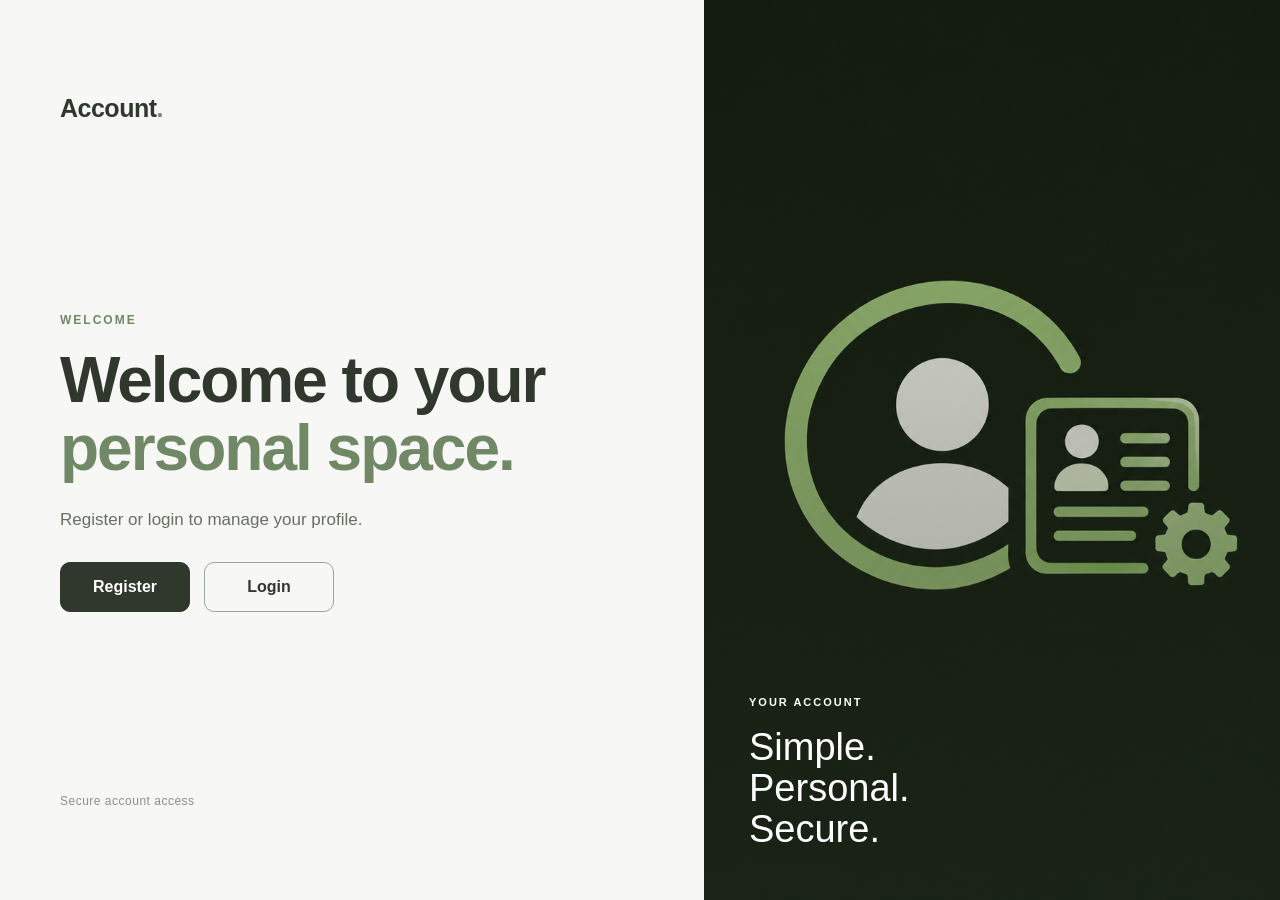
<file: index.html>
<!-- <!DOCTYPE html>
<html lang="en">
<head>
    <meta charset="UTF-8">
    <meta name="viewport" content="width=device-width, initial-scale=1.0">

    <title>GUVI User Management</title>

    <link
        href="https://cdn.jsdelivr.net/npm/bootstrap@5.3.3/dist/css/bootstrap.min.css"
        rel="stylesheet"
    >

    <link rel="stylesheet" href="css/style.css">
</head>

<body>

    <div class="container">
        <div class="row justify-content-center align-items-center min-vh-100">

            <div class="col-12 col-sm-10 col-md-7 col-lg-5">

                <div class="card shadow p-4 text-center">

                    <h1 class="mb-3">Welcome</h1>

                    <p class="text-muted mb-4">
                        Register or login to manage your profile.
                    </p>

                    <div class="d-grid gap-2">

                        <a
                            href="register.html"
                            class="btn btn-primary"
                        >
                            Register
                        </a>

                        <a
                            href="login.html"
                            class="btn btn-outline-primary"
                        >
                            Login
                        </a>

                    </div>

                </div>

            </div>

        </div>
    </div>

</body>
</html> -->




<!-- before updating the modern UI  -->






<!DOCTYPE html>
<html lang="en">
<head>
    <meta charset="UTF-8">
    <meta name="viewport" content="width=device-width, initial-scale=1.0">

    <title>Welcome</title>

    <link
        href="https://cdn.jsdelivr.net/npm/bootstrap@5.3.3/dist/css/bootstrap.min.css"
        rel="stylesheet"
    >

    <link rel="stylesheet" href="css/style.css">
</head>

<body>

    <main class="welcome-page">

        <!-- Left Content -->
        <section class="welcome-content">

            <div class="welcome-inner">

                <div class="brand">
                    Account<span>.</span>
                </div>

                <div class="welcome-text">

                    <span class="welcome-label">
                        WELCOME
                    </span>

                    <h1>
                        Welcome to your
                        <span>personal space.</span>
                    </h1>

                    <p>
                        Register or login to manage your profile.
                    </p>

                    <div class="welcome-actions">

                        <a
                            href="register.html"
                            class="btn btn-primary"
                        >
                            Register
                        </a>

                        <a
                            href="login.html"
                            class="btn btn-outline-dark"
                        >
                            Login
                        </a>

                    </div>

                </div>

                <div class="welcome-footer">
                    Secure account access
                </div>

            </div>

        </section>


        <!-- Image -->
        <section class="welcome-visual">

            <div class="image-overlay"></div>

            <img
                src="assets/welcome.jpg"
                alt="Welcome"
                class="welcome-image"
            >

            <div class="visual-caption">

                <span>
                    YOUR ACCOUNT
                </span>

                <h2>
                    Simple.
                    <br>
                    Personal.
                    <br>
                    Secure.
                </h2>

            </div>

        </section>

    </main>

</body>
</html>
</file>
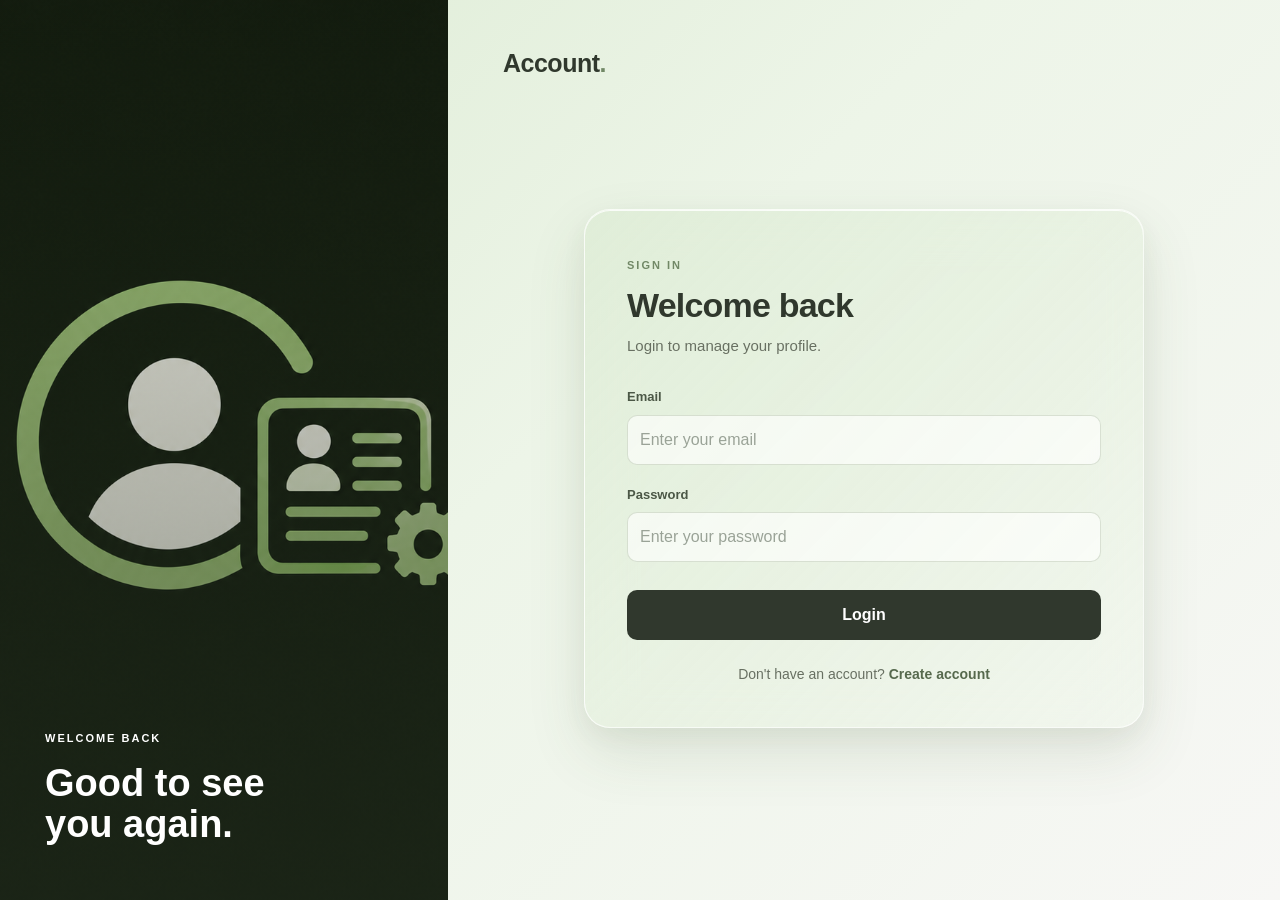
<file: login.html>
<!-- <!DOCTYPE html>
<html lang="en">
<head>
    <meta charset="UTF-8">
    <meta name="viewport" content="width=device-width, initial-scale=1.0">
    <title>Login - GUVI Project</title>

    <link
        href="https://cdn.jsdelivr.net/npm/bootstrap@5.3.3/dist/css/bootstrap.min.css"
        rel="stylesheet"
    >

    <link rel="stylesheet" href="css/style.css">
</head>

<body>

    <div class="container">
        <div class="row justify-content-center align-items-center min-vh-100">

            <div class="col-12 col-sm-10 col-md-7 col-lg-5">

                <div class="card shadow p-4">

                    <h2 class="text-center mb-4">Login</h2>

                    <div id="loginMessage"></div>

                    <form id="loginForm">

                        <div class="mb-3">
                            <label for="email" class="form-label">
                                Email
                            </label>

                            <input
                                type="email"
                                class="form-control"
                                id="email"
                                name="email"
                                required
                            >
                        </div>

                        <div class="mb-3">
                            <label for="password" class="form-label">
                                Password
                            </label>

                            <input
                                type="password"
                                class="form-control"
                                id="password"
                                name="password"
                                required
                            >
                        </div>

                        <button
                            type="submit"
                            class="btn btn-primary w-100"
                        >
                            Login
                        </button>

                    </form>

                    <p class="text-center mt-3 mb-0">
                        Don't have an account?
                        <a href="register.html">Register</a>
                    </p>

                </div>

            </div>

        </div>
    </div>

    <script src="https://code.jquery.com/jquery-3.7.1.min.js"></script>
    <script src="js/login.js"></script>

</body>
</html>  -->


<!-- new ui -->

<!-- 
<!DOCTYPE html>
<html lang="en">

<head>

    <meta charset="UTF-8">

    <meta
        name="viewport"
        content="width=device-width, initial-scale=1.0"
    >

    <title>Login</title>

    <link
        href="https://cdn.jsdelivr.net/npm/bootstrap@5.3.3/dist/css/bootstrap.min.css"
        rel="stylesheet"
    >

    <link
        rel="stylesheet"
        href="css/style.css"
    >

</head>


<body>

    <main class="login-page">


        

        <img
            src="assets/welcome.jpg"
            alt="Welcome"
            class="login-background-image"
        >

        <div class="login-image-overlay"></div>



        <section class="login-welcome">

            <a
                href="index.html"
                class="login-brand"
            >
                Account<span>.</span>
            </a>


            <div class="login-welcome-text">

                <span class="login-welcome-label">
                    WELCOME BACK
                </span>

                <h1>
                    Good to see
                    <br>
                    you again.
                </h1>

                <p>
                    Sign in to continue managing your profile.
                </p>

            </div>

        </section>


      

        <section class="login-card-wrapper">

            <div class="login-card">


                <div class="login-heading">

                    <span>
                        SIGN IN
                    </span>

                    <h2>
                        Welcome back
                    </h2>

                    <p>
                        Login to manage your profile.
                    </p>

                </div>


                <div id="loginMessage"></div>


                <form id="loginForm">


                    <div class="login-field">

                        <label for="email">
                            Email
                        </label>

                        <input
                            type="email"
                            class="form-control"
                            id="email"
                            name="email"
                            placeholder="Enter your email"
                            autocomplete="email"
                            required
                        >

                    </div>


                    <div class="login-field">

                        <label for="password">
                            Password
                        </label>

                        <input
                            type="password"
                            class="form-control"
                            id="password"
                            name="password"
                            placeholder="Enter your password"
                            autocomplete="current-password"
                            required
                        >

                    </div>


                    <button
                        type="submit"
                        class="btn login-submit"
                    >
                        Login
                    </button>


                </form>


                <p class="login-register-text">

                    Don't have an account?

                    <a href="register.html">
                        Create account
                    </a>

                </p>


            </div>

        </section>


    </main>


    <script src="https://code.jquery.com/jquery-3.7.1.min.js"></script>

    <script src="js/login.js"></script>

</body>

</html>
 -->



<!DOCTYPE html>
<html lang="en">

<head>

    <meta charset="UTF-8">

    <meta
        name="viewport"
        content="width=device-width, initial-scale=1.0"
    >

    <title>Login</title>

    <link
        href="https://cdn.jsdelivr.net/npm/bootstrap@5.3.3/dist/css/bootstrap.min.css"
        rel="stylesheet"
    >

    <link
        rel="stylesheet"
        href="css/style.css"
    >

</head>


<body>

    <main class="register-page">


       

        <section class="register-image-section">

            <img
                src="assets/welcome.jpg"
                alt="Welcome"
                class="register-image"
            >

            <div class="register-image-overlay"></div>

            <div class="register-image-text">

                <span>
                    WELCOME BACK
                </span>

                <h2>
                    Good to see
                    <br>
                    you again.
                </h2>

            </div>

        </section>


        

        <section class="register-content-section">


            <a
                href="index.html"
                class="register-brand"
            >
                Account<span>.</span>
            </a>


            <div class="register-content">

                <div class="register-card">


                    <div class="register-heading">

                        <span>
                            SIGN IN
                        </span>

                        <h1>
                            Welcome back
                        </h1>

                        <p>
                            Login to manage your profile.
                        </p>

                    </div>


                    <!-- <div id="loginMessage"></div> -->


                    <form id="loginForm">


                        <div class="register-field">

                            <label for="email">
                                Email
                            </label>

                            <input
                                type="email"
                                class="form-control"
                                id="email"
                                name="email"
                                placeholder="Enter your email"
                                autocomplete="email"
                                required
                            >

                        </div>


                        <div class="register-field">

                            <label for="password">
                                Password
                            </label>

                            <input
                                type="password"
                                class="form-control"
                                id="password"
                                name="password"
                                placeholder="Enter your password"
                                autocomplete="current-password"
                                required
                            >

                        </div>


                        <button
                            type="submit"
                            class="btn register-submit"
                        >
                            Login
                        </button>


                    </form>


                    <p class="register-login-text">

                        Don't have an account?

                        <a href="register.html">
                            Create account
                        </a>

                    </p>


                </div>

            </div>

        </section>


    </main>


    <script src="https://code.jquery.com/jquery-3.7.1.min.js"></script>

    <script src="https://cdn.jsdelivr.net/npm/bootstrap@5.3.3/dist/js/bootstrap.bundle.min.js"></script>

    <script src="js/login.js"></script>

    <div
    id="loginToast"
    class="toast position-fixed top-0 end-0 m-4"
    role="alert"
    aria-live="assertive"
    aria-atomic="true"
>
    <div class="toast-body" id="loginToastMessage"></div>
</div>

</body>

</html>
</file>
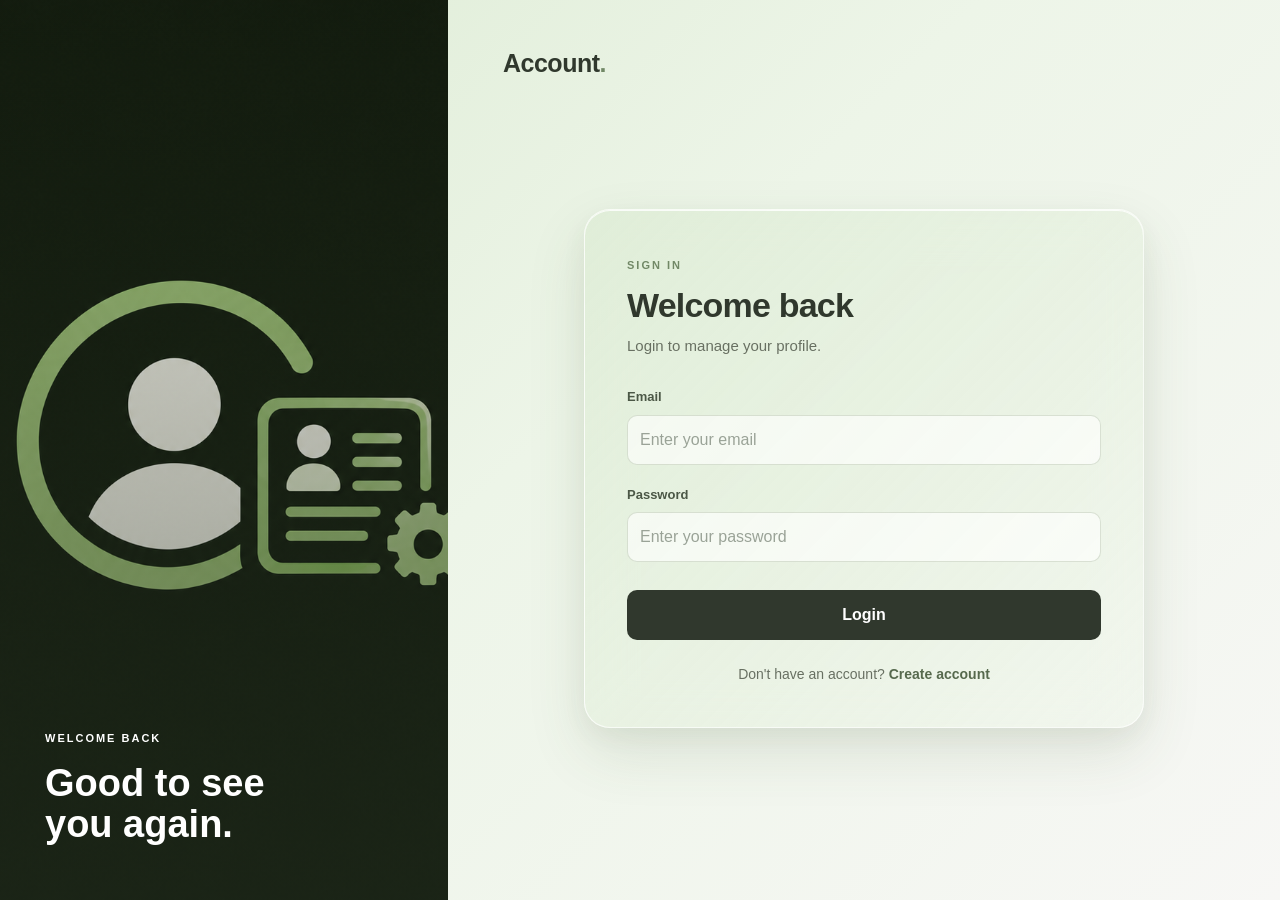
<file: profile.html>
<!-- <!DOCTYPE html>
<html lang="en">
<head>
    <meta charset="UTF-8">
    <meta name="viewport" content="width=device-width, initial-scale=1.0">

    <title>Profile - GUVI Project</title>

    <link
        href="https://cdn.jsdelivr.net/npm/bootstrap@5.3.3/dist/css/bootstrap.min.css"
        rel="stylesheet"
    >

    <link rel="stylesheet" href="css/style.css">
</head>

<body>

    <div class="container py-5">

        <div class="row justify-content-center">

            <div class="col-12 col-md-8 col-lg-6">

                <div class="card shadow p-4">

                    <div class="d-flex justify-content-between align-items-center mb-4">

                        <h2 class="mb-0">My Profile</h2>

                        <button
                            type="button"
                            id="logoutBtn"
                            class="btn btn-outline-danger"
                        >
                            Logout
                        </button>

                    </div>

                    <div id="profileMessage"></div>

                    <form id="profileForm">

                        <div class="mb-3">
                            <label class="form-label">
                                Name
                            </label>

                            <input
                                type="text"
                                id="name"
                                class="form-control"
                                readonly
                            >
                        </div>

                        <div class="mb-3">
                            <label class="form-label">
                                Email
                            </label>

                            <input
                                type="email"
                                id="email"
                                class="form-control"
                                readonly
                            >
                        </div>

                        <div class="mb-3">
                            <label for="age" class="form-label">
                                Age
                            </label>

                            <input
                                type="number"
                                id="age"
                                class="form-control"
                                min="1"
                                max="120"
                            >
                        </div>

                        <div class="mb-3">
                            <label for="dob" class="form-label">
                                Date of Birth
                            </label>

                            <input
                                type="date"
                                id="dob"
                                class="form-control"
                            >
                        </div>

                        <div class="mb-3">
                            <label for="contact" class="form-label">
                                Contact
                            </label>

                            <input
                                type="text"
                                id="contact"
                                class="form-control"
                                maxlength="20"
                            >
                        </div>

                        <div class="mb-3">
                            <label for="gender" class="form-label">
                                Gender
                            </label>

                            <select id="gender" class="form-select">
                                <option value="">Select Gender</option>
                                <option value="Male">Male</option>
                                <option value="Female">Female</option>
                                <option value="Other">Other</option>
                            </select>
                        </div>

                        <div class="mb-3">
                            <label for="address" class="form-label">
                                Address
                            </label>

                            <textarea
                                id="address"
                                class="form-control"
                                rows="3"
                            ></textarea>
                        </div>

                        <button
                            type="submit"
                            class="btn btn-primary w-100"
                        >
                            Update Profile
                        </button>

                    </form>

                </div>

            </div>

        </div>

    </div>

    <script src="https://code.jquery.com/jquery-3.7.1.min.js"></script>

    <script src="js/profile.js"></script>

</body>
</html> -->



<!-- new ui updated below -->


<!-- 
<!DOCTYPE html>
<html lang="en">

<head>

    <meta charset="UTF-8">
    <meta
        name="viewport"
        content="width=device-width, initial-scale=1.0"
    >

    <title>My Profile</title>

    <link
        href="https://cdn.jsdelivr.net/npm/bootstrap@5.3.3/dist/css/bootstrap.min.css"
        rel="stylesheet"
    >

    <link
        rel="stylesheet"
        href="css/style.css"
    >

</head>


<body>

    <main class="profile-page">


       

        <aside class="profile-sidebar">

            <div class="profile-sidebar-top">

                <a
                    href="index.html"
                    class="profile-logo"
                >
                    Personal<span>Space.</span>
                </a>


                <div class="profile-menu">

                    <div class="profile-menu-title">
                        MAIN MENU
                    </div>


                    <a
                        href="profile.html"
                        class="profile-menu-item active"
                    >
                        <span class="profile-menu-dot"></span>
                        My Profile
                    </a>


                    <div class="profile-menu-title profile-menu-secondary">
                        ACCOUNT
                    </div>


                    <div class="profile-menu-item profile-menu-static">
                        <span class="profile-menu-dot"></span>
                        Account
                    </div>

                </div>

            </div>


           

            <div class="profile-sidebar-user">

                <div
                    id="sidebarUserName"
                    class="profile-sidebar-name"
                >
                    User
                </div>


                <div
                    id="sidebarUserEmail"
                    class="profile-sidebar-email"
                >
                    Email
                </div>


                <button
                    type="button"
                    id="logoutBtn"
                    class="profile-logout-btn"
                >
                    Logout
                </button>

            </div>

        </aside>



        <section class="profile-main">


            

            <header class="profile-header">

                <div class="profile-header-user">

                    <div class="profile-avatar">

                        <span id="profileAvatarLetter">
                            U
                        </span>

                    </div>


                    <div class="profile-header-details">

                        <h1 id="profileHeaderName">
                            User
                        </h1>

                        <p id="profileHeaderEmail">
                            Email
                        </p>

                    </div>

                </div>


                <button
                    type="button"
                    id="editProfileBtn"
                    class="profile-edit-btn"
                >
                    Edit Profile
                </button>

            </header>



            

            <div
                id="profileView"
                class="profile-view"
            >


                

                <section class="profile-info-card">

                    <div class="profile-card-heading">

                        <div>
                            <span class="profile-card-label">
                                PROFILE
                            </span>

                            <h2>
                                Personal Details
                            </h2>
                        </div>

                    </div>


                    <div class="profile-info-grid">


                        <div class="profile-info-item">

                            <span>
                                Mobile Number
                            </span>

                            <strong id="viewContact">
                                Not provided
                            </strong>

                        </div>


                        <div class="profile-info-item">

                            <span>
                                Gender
                            </span>

                            <strong id="viewGender">
                                Not provided
                            </strong>

                        </div>


                        <div class="profile-info-item">

                            <span>
                                Date of Birth
                            </span>

                            <strong id="viewDob">
                                Not provided
                            </strong>

                        </div>


                        <div class="profile-info-item">

                            <span>
                                Age
                            </span>

                            <strong id="viewAge">
                                Not provided
                            </strong>

                        </div>


                        <div class="profile-info-item profile-info-full">

                            <span>
                                Address
                            </span>

                            <strong id="viewAddress">
                                Not provided
                            </strong>

                        </div>


                    </div>

                </section>



                

                <section class="profile-info-card">

                    <div class="profile-card-heading">

                        <div>
                            <span class="profile-card-label">
                                ACCOUNT
                            </span>

                            <h2>
                                Account Details
                            </h2>
                        </div>

                    </div>


                    <div class="profile-info-grid">


                        <div class="profile-info-item">

                            <span>
                                Name
                            </span>

                            <strong id="viewName">
                                Not provided
                            </strong>

                        </div>


                        <div class="profile-info-item">

                            <span>
                                Email
                            </span>

                            <strong id="viewEmail">
                                Not provided
                            </strong>

                        </div>


                    </div>

                </section>

            </div>



          

            <div
                id="profileEdit"
                class="profile-edit-section"
                style="display: none;"
            >

                <section class="profile-info-card profile-edit-card">


                    <div class="profile-card-heading">

                        <div>

                            <span class="profile-card-label">
                                UPDATE
                            </span>

                            <h2>
                                Edit Profile
                            </h2>

                            <p>
                                Update your personal information below.
                            </p>

                        </div>

                    </div>


                    <form id="profileForm">


                        <div class="profile-edit-grid">


                            <div class="profile-edit-field">

                                <label for="age">
                                    Age
                                </label>

                                <input
                                    type="number"
                                    id="age"
                                    class="form-control"
                                    min="1"
                                    max="120"
                                    placeholder="Enter your age"
                                >

                            </div>


                            <div class="profile-edit-field">

                                <label for="dob">
                                    Date of Birth
                                </label>

                                <input
                                    type="date"
                                    id="dob"
                                    class="form-control"
                                >

                            </div>


                            <div class="profile-edit-field">

                                <label for="contact">
                                    Mobile Number
                                </label>

                                <input
                                    type="text"
                                    id="contact"
                                    class="form-control"
                                    maxlength="20"
                                    placeholder="Enter your mobile number"
                                >

                            </div>


                            <div class="profile-edit-field">

                                <label for="gender">
                                    Gender
                                </label>

                                <select
                                    id="gender"
                                    class="form-select"
                                >

                                    <option value="">
                                        Select Gender
                                    </option>

                                    <option value="Male">
                                        Male
                                    </option>

                                    <option value="Female">
                                        Female
                                    </option>

                                    <option value="Other">
                                        Other
                                    </option>

                                </select>

                            </div>


                            <div class="profile-edit-field profile-edit-full">

                                <label for="address">
                                    Address
                                </label>

                                <textarea
                                    id="address"
                                    class="form-control"
                                    rows="4"
                                    placeholder="Enter your address"
                                ></textarea>

                            </div>


                        </div>


                        <div id="profileMessage"></div>


                        <div class="profile-edit-actions">

                            <button
                                type="button"
                                id="cancelEditBtn"
                                class="profile-cancel-btn"
                            >
                                Cancel
                            </button>


                            <button
                                type="submit"
                                class="profile-save-btn"
                            >
                                Save Changes
                            </button>

                        </div>


                    </form>

                </section>

            </div>


        </section>

    </main>


    <script src="https://code.jquery.com/jquery-3.7.1.min.js"></script>

    <script src="js/profile.js"></script>

</body>

</html> -->





<!-- after update ui -->




<!-- 
<!DOCTYPE html>
<html lang="en">

<head>

    <meta charset="UTF-8">

    <meta
        name="viewport"
        content="width=device-width, initial-scale=1.0"
    >

    <title>My Profile</title>

    <link
        href="https://cdn.jsdelivr.net/npm/bootstrap@5.3.3/dist/css/bootstrap.min.css"
        rel="stylesheet"
    >

    <link
        rel="stylesheet"
        href="css/style.css"
    >

</head>


<body>

    <main class="profile-page">


       

        <aside class="profile-sidebar">


          

            <div class="profile-logo-area">

                <a
                    href="index.html"
                    class="profile-logo"
                >
                    Personal<span>Space.</span>
                </a>

            </div>


            

            <div class="profile-menu">

                <div class="profile-menu-title">
                    MAIN MENU
                </div>


                <a
                    href="profile.html"
                    class="profile-menu-item active"
                >
                    My Profile
                </a>


                <div class="profile-menu-title profile-menu-secondary">
                    ACCOUNT
                </div>


                <div class="profile-menu-item profile-menu-static">
                    Account
                </div>

            </div>


           
            <div class="profile-sidebar-user">

                <div
                    id="sidebarUserName"
                    class="profile-sidebar-name"
                >
                    Loading...
                </div>


                <div
                    id="sidebarUserEmail"
                    class="profile-sidebar-email"
                >
                    Loading...
                </div>


                <button
                    type="button"
                    id="logoutBtn"
                    class="profile-logout-btn"
                >
                    Logout
                </button>

            </div>

        </aside>



        

        <section class="profile-main">


            

            <header class="profile-header">


                <div class="profile-header-user">


                    <div
                        class="profile-avatar"
                        id="profileAvatarLetter"
                    >
                        U
                    </div>


                    <div class="profile-header-details">

                        <h1 id="profileHeaderName">
                            Loading...
                        </h1>

                        <p id="profileHeaderEmail">
                            Loading...
                        </p>

                    </div>

                </div>


                <button
                    type="button"
                    id="editProfileBtn"
                    class="profile-edit-btn"
                >
                    Edit Profile
                </button>


            </header>



         

            <div
                id="profileView"
                class="profile-view"
            >


                

                <section class="profile-info-card">


                    <div class="profile-card-heading">

                        <span class="profile-card-label">
                            PROFILE
                        </span>

                        <h2>
                            Personal Details
                        </h2>

                    </div>


                    <div class="profile-info-grid">


                        <div class="profile-info-item">

                            <span>
                                Mobile Number
                            </span>

                            <strong id="viewContact">
                                Not provided
                            </strong>

                        </div>


                        <div class="profile-info-item">

                            <span>
                                Gender
                            </span>

                            <strong id="viewGender">
                                Not provided
                            </strong>

                        </div>


                        <div class="profile-info-item">

                            <span>
                                Date of Birth
                            </span>

                            <strong id="viewDob">
                                Not provided
                            </strong>

                        </div>


                        <div class="profile-info-item">

                            <span>
                                Age
                            </span>

                            <strong id="viewAge">
                                Not provided
                            </strong>

                        </div>


                        <div class="profile-info-item profile-info-full">

                            <span>
                                Address
                            </span>

                            <strong id="viewAddress">
                                Not provided
                            </strong>

                        </div>


                    </div>

                </section>



                

                <section class="profile-info-card">


                    <div class="profile-card-heading">

                        <span class="profile-card-label">
                            ACCOUNT
                        </span>

                        <h2>
                            Account Details
                        </h2>

                    </div>


                    <div class="profile-info-grid">


                        <div class="profile-info-item">

                            <span>
                                Name
                            </span>

                            <strong id="viewName">
                                Not provided
                            </strong>

                        </div>


                        <div class="profile-info-item">

                            <span>
                                Email
                            </span>

                            <strong id="viewEmail">
                                Not provided
                            </strong>

                        </div>


                    </div>

                </section>


            </div>



        

            <div
                id="profileEdit"
                class="profile-edit-section"
                style="display: none;"
            >


                <section class="profile-info-card">


                    <div class="profile-card-heading">

                        <span class="profile-card-label">
                            UPDATE
                        </span>

                        <h2>
                            Edit Profile
                        </h2>

                        <p>
                            Update your personal information below.
                        </p>

                    </div>


                    <form id="profileForm">


                        <div class="profile-edit-grid">


                            <div class="profile-edit-field">

                                <label for="age">
                                    Age
                                </label>

                                <input
                                    type="number"
                                    id="age"
                                    class="form-control"
                                    min="1"
                                    max="120"
                                    placeholder="Enter your age"
                                >

                            </div>


                            <div class="profile-edit-field">

                                <label for="dob">
                                    Date of Birth
                                </label>

                                <input
                                    type="date"
                                    id="dob"
                                    class="form-control"
                                >

                            </div>


                            <div class="profile-edit-field">

                                <label for="contact">
                                    Mobile Number
                                </label>

                                <input
                                    type="text"
                                    id="contact"
                                    class="form-control"
                                    maxlength="20"
                                    placeholder="Enter your mobile number"
                                >

                            </div>


                            <div class="profile-edit-field">

                                <label for="gender">
                                    Gender
                                </label>

                                <select
                                    id="gender"
                                    class="form-select"
                                >

                                    <option value="">
                                        Select Gender
                                    </option>

                                    <option value="Male">
                                        Male
                                    </option>

                                    <option value="Female">
                                        Female
                                    </option>

                                    <option value="Other">
                                        Other
                                    </option>

                                </select>

                            </div>


                            <div class="profile-edit-field profile-edit-full">

                                <label for="address">
                                    Address
                                </label>

                                <textarea
                                    id="address"
                                    class="form-control"
                                    rows="4"
                                    placeholder="Enter your address"
                                ></textarea>

                            </div>


                        </div>


                        <div id="profileMessage"></div>


                        <div class="profile-edit-actions">


                            <button
                                type="button"
                                id="cancelEditBtn"
                                class="profile-cancel-btn"
                            >
                                Cancel
                            </button>


                            <button
                                type="submit"
                                class="profile-save-btn"
                            >
                                Save Changes
                            </button>


                        </div>


                    </form>


                </section>


            </div>


        </section>

    </main>


    <script src="https://code.jquery.com/jquery-3.7.1.min.js"></script>

    <script src="js/profile.js"></script>

</body>

</html> -->






<!-- updtae again -->


<!-- 

<!DOCTYPE html>
<html lang="en">

<head>

    <meta charset="UTF-8">

    <meta
        name="viewport"
        content="width=device-width, initial-scale=1.0"
    >

    <title>My Profile</title>

    <link
        href="https://cdn.jsdelivr.net/npm/bootstrap@5.3.3/dist/css/bootstrap.min.css"
        rel="stylesheet"
    >

    <link
        rel="stylesheet"
        href="css/style.css"
    >

</head>


<body>

    <main class="profile-page">


        

        <aside class="profile-sidebar">


           

            <div class="profile-logo-area">

                <div class="profile-logo-placeholder">

                 

                </div>

            </div>


            

            <div class="profile-menu">

                <div class="profile-menu-title">
                    MAIN MENU
                </div>


                <a
                    href="profile.html"
                    class="profile-menu-item active"
                >
                    My Profile
                </a>


                <div class="profile-menu-title profile-menu-secondary">
                    ACCOUNT
                </div>


                <div class="profile-menu-item profile-menu-static">
                    Account
                </div>

            </div>


            

            <div class="profile-sidebar-user">

                <div
                    id="sidebarUserName"
                    class="profile-sidebar-name"
                >
                    Loading...
                </div>


                <div
                    id="sidebarUserEmail"
                    class="profile-sidebar-email"
                >
                    Loading...
                </div>


                <button
                    type="button"
                    id="logoutBtn"
                    class="profile-logout-btn"
                >
                    Logout
                </button>

            </div>

        </aside>



        

        <section class="profile-main">


            

            <header class="profile-header">


                <div class="profile-header-user">


                    <div
                        class="profile-avatar"
                        id="profileAvatarLetter"
                    >
                        U
                    </div>


                    <div class="profile-header-details">

                        <h1 id="profileHeaderName">
                            Loading...
                        </h1>

                        <p id="profileHeaderEmail">
                            Loading...
                        </p>

                    </div>

                </div>


                <button
                    type="button"
                    id="editProfileBtn"
                    class="profile-edit-btn"
                >
                    Edit Profile
                </button>


            </header>



           

            <div
                id="profileView"
                class="profile-view"
            >


                

                <section class="profile-info-card">


                    <div class="profile-card-heading">

                        <span class="profile-card-label">
                            PROFILE
                        </span>

                        <h2>
                            Personal Details
                        </h2>

                    </div>


                    <div class="profile-info-grid">


                        <div class="profile-info-item">

                            <span>
                                Mobile Number
                            </span>

                            <strong id="viewContact">
                                Not provided
                            </strong>

                        </div>


                        <div class="profile-info-item">

                            <span>
                                Gender
                            </span>

                            <strong id="viewGender">
                                Not provided
                            </strong>

                        </div>


                        <div class="profile-info-item">

                            <span>
                                Date of Birth
                            </span>

                            <strong id="viewDob">
                                Not provided
                            </strong>

                        </div>


                        <div class="profile-info-item">

                            <span>
                                Age
                            </span>

                            <strong id="viewAge">
                                Not provided
                            </strong>

                        </div>


                        <div class="profile-info-item profile-info-full">

                            <span>
                                Address
                            </span>

                            <strong id="viewAddress">
                                Not provided
                            </strong>

                        </div>


                    </div>

                </section>



              

                <section class="profile-info-card">


                    <div class="profile-card-heading">

                        <span class="profile-card-label">
                            ACCOUNT
                        </span>

                        <h2>
                            Account Details
                        </h2>

                    </div>


                    <div class="profile-info-grid">


                        <div class="profile-info-item">

                            <span>
                                Name
                            </span>

                            <strong id="viewName">
                                Not provided
                            </strong>

                        </div>


                        <div class="profile-info-item">

                            <span>
                                Email
                            </span>

                            <strong id="viewEmail">
                                Not provided
                            </strong>

                        </div>


                    </div>

                </section>


            </div>



            

            <div
                id="profileEdit"
                class="profile-edit-section"
                style="display: none;"
            >


                <section class="profile-info-card">


                    <div class="profile-card-heading">

                        <span class="profile-card-label">
                            UPDATE
                        </span>

                        <h2>
                            Edit Profile
                        </h2>

                        <p>
                            Update your personal information below.
                        </p>

                    </div>


                    <form id="profileForm">


                        <div class="profile-edit-grid">


                            <div class="profile-edit-field">

                                <label for="age">
                                    Age
                                </label>

                                <input
                                    type="number"
                                    id="age"
                                    class="form-control"
                                    min="1"
                                    max="120"
                                    placeholder="Enter your age"
                                >

                            </div>


                            <div class="profile-edit-field">

                                <label for="dob">
                                    Date of Birth
                                </label>

                                <input
                                    type="date"
                                    id="dob"
                                    class="form-control"
                                >

                            </div>


                            <div class="profile-edit-field">

                                <label for="contact">
                                    Mobile Number
                                </label>

                                <input
                                    type="text"
                                    id="contact"
                                    class="form-control"
                                    maxlength="20"
                                    placeholder="Enter your mobile number"
                                >

                            </div>


                            <div class="profile-edit-field">

                                <label for="gender">
                                    Gender
                                </label>

                                <select
                                    id="gender"
                                    class="form-select"
                                >

                                    <option value="">
                                        Select Gender
                                    </option>

                                    <option value="Male">
                                        Male
                                    </option>

                                    <option value="Female">
                                        Female
                                    </option>

                                    <option value="Other">
                                        Other
                                    </option>

                                </select>

                            </div>


                            <div class="profile-edit-field profile-edit-full">

                                <label for="address">
                                    Address
                                </label>

                                <textarea
                                    id="address"
                                    class="form-control"
                                    rows="4"
                                    placeholder="Enter your address"
                                ></textarea>

                            </div>


                        </div>


                        <div id="profileMessage"></div>


                        <div class="profile-edit-actions">


                            <button
                                type="button"
                                id="cancelEditBtn"
                                class="profile-cancel-btn"
                            >
                                Cancel
                            </button>


                            <button
                                type="submit"
                                class="profile-save-btn"
                            >
                                Save Changes
                            </button>


                        </div>


                    </form>


                </section>


            </div>


        </section>

    </main>


    <script src="https://code.jquery.com/jquery-3.7.1.min.js"></script>

    <script src="js/profile.js"></script>

</body>

</html> -->





<!-- new ui -->





<!DOCTYPE html>
<html lang="en">

<head>

    <meta charset="UTF-8">

    <meta
        name="viewport"
        content="width=device-width, initial-scale=1.0"
    >

    <title>My Profile</title>

    <link
        href="https://cdn.jsdelivr.net/npm/bootstrap@5.3.3/dist/css/bootstrap.min.css"
        rel="stylesheet"
    >

    <link
        rel="stylesheet"
        href="css/style.css"
    >

</head>


<body>

    <main class="profile-page">


       

        <aside class="profile-sidebar">


            
            <div class="profile-logo-area">

                <div class="profile-logo-placeholder">

                    <img
                        src="assets/profilelogo.jpg"
                        alt="Personal Space Logo"
                        class="profile-logo-image"
                    >

                </div>


                <a
                    href="index.html"
                    class="profile-logo"
                >
                    Personal<span>Space.</span>
                </a>

            </div>



            

            <div class="profile-menu">

                <div class="profile-menu-title">
                    MAIN MENU
                </div>


                <a
                    href="profile.html"
                    class="profile-menu-item active"
                >
                    My Profile
                </a>


                <div class="profile-menu-title profile-menu-secondary">
                    ACCOUNT
                </div>


                <div class="profile-menu-item profile-menu-static">
                    Account
                </div>

            </div>



            

            <div class="profile-sidebar-user">

                <div
                    id="sidebarUserName"
                    class="profile-sidebar-name"
                >
                    Loading...
                </div>


                <div
                    id="sidebarUserEmail"
                    class="profile-sidebar-email"
                >
                    Loading...
                </div>


                <button
                    type="button"
                    id="logoutBtn"
                    class="profile-logout-btn"
                >
                    Logout
                </button>

            </div>


        </aside>



      

        <section class="profile-main">


            

            <header class="profile-header">


                <div class="profile-header-user">


                    <div
                        class="profile-avatar"
                        id="profileAvatarLetter"
                    >
                        U
                    </div>


                    <div class="profile-header-details">

                        <h1 id="profileHeaderName">
                            Loading...
                        </h1>

                        <p id="profileHeaderEmail">
                            Loading...
                        </p>

                    </div>


                </div>


                <button
                    type="button"
                    id="editProfileBtn"
                    class="profile-edit-btn"
                >
                    Edit Profile
                </button>


            </header>



            

            <div
                id="profileView"
                class="profile-view"
            >


               

                <section class="profile-info-card">


                    <div class="profile-card-heading">

                        <span class="profile-card-label">
                            PROFILE
                        </span>

                        <h2>
                            Personal Details
                        </h2>

                    </div>


                    <div class="profile-info-grid">


                        <div class="profile-info-item">

                            <span>
                                Mobile Number
                            </span>

                            <strong id="viewContact">
                                Not provided
                            </strong>

                        </div>


                        <div class="profile-info-item">

                            <span>
                                Gender
                            </span>

                            <strong id="viewGender">
                                Not provided
                            </strong>

                        </div>


                        <div class="profile-info-item">

                            <span>
                                Date of Birth
                            </span>

                            <strong id="viewDob">
                                Not provided
                            </strong>

                        </div>


                        <div class="profile-info-item">

                            <span>
                                Age
                            </span>

                            <strong id="viewAge">
                                Not provided
                            </strong>

                        </div>


                        <div class="profile-info-item profile-info-full">

                            <span>
                                Address
                            </span>

                            <strong id="viewAddress">
                                Not provided
                            </strong>

                        </div>


                    </div>

                </section>



               

                <section class="profile-info-card">


                    <div class="profile-card-heading">

                        <span class="profile-card-label">
                            ACCOUNT
                        </span>

                        <h2>
                            Account Details
                        </h2>

                    </div>


                    <div class="profile-info-grid">


                        <div class="profile-info-item">

                            <span>
                                Name
                            </span>

                            <strong id="viewName">
                                Not provided
                            </strong>

                        </div>


                        <div class="profile-info-item">

                            <span>
                                Email
                            </span>

                            <strong id="viewEmail">
                                Not provided
                            </strong>

                        </div>


                    </div>

                </section>


            </div>



            

            <div
                id="profileEdit"
                class="profile-edit-section"
                style="display: none;"
            >


                <section class="profile-info-card">


                    <div class="profile-card-heading">

                        <span class="profile-card-label">
                            UPDATE
                        </span>

                        <h2>
                            Edit Profile
                        </h2>

                        <p>
                            Update your personal information below.
                        </p>

                    </div>


                    <form id="profileForm">


                        <div class="profile-edit-grid">


                            <div class="profile-edit-field">

                                <label for="age">
                                    Age
                                </label>

                                <input
                                    type="number"
                                    id="age"
                                    class="form-control"
                                    min="1"
                                    max="120"
                                    placeholder="Enter your age"
                                >

                            </div>


                            <div class="profile-edit-field">

                                <label for="dob">
                                    Date of Birth
                                </label>

                                <input
                                    type="date"
                                    id="dob"
                                    class="form-control"
                                >

                            </div>


                            <div class="profile-edit-field">

                                <label for="contact">
                                    Mobile Number
                                </label>

                                <input
                                    type="text"
                                    id="contact"
                                    class="form-control"
                                    maxlength="20"
                                    placeholder="Enter your mobile number"
                                >

                            </div>


                            <div class="profile-edit-field">

                                <label for="gender">
                                    Gender
                                </label>

                                <select
                                    id="gender"
                                    class="form-select"
                                >

                                    <option value="">
                                        Select Gender
                                    </option>

                                    <option value="Male">
                                        Male
                                    </option>

                                    <option value="Female">
                                        Female
                                    </option>

                                    <option value="Other">
                                        Other
                                    </option>

                                </select>

                            </div>


                            <div class="profile-edit-field profile-edit-full">

                                <label for="address">
                                    Address
                                </label>

                                <textarea
                                    id="address"
                                    class="form-control"
                                    rows="4"
                                    placeholder="Enter your address"
                                ></textarea>

                            </div>


                        </div>


                        <div id="profileMessage"></div>


                        <div class="profile-edit-actions">

                            <button
                                type="button"
                                id="cancelEditBtn"
                                class="profile-cancel-btn"
                            >
                                Cancel
                            </button>


                            <button
                                type="submit"
                                class="profile-save-btn"
                            >
                                Save Changes
                            </button>

                        </div>


                    </form>


                </section>


            </div>


        </section>


    </main>


    <script src="https://code.jquery.com/jquery-3.7.1.min.js"></script>

    <script src="js/profile.js"></script>

</body>

</html>




<!-- new ui -->
</file>
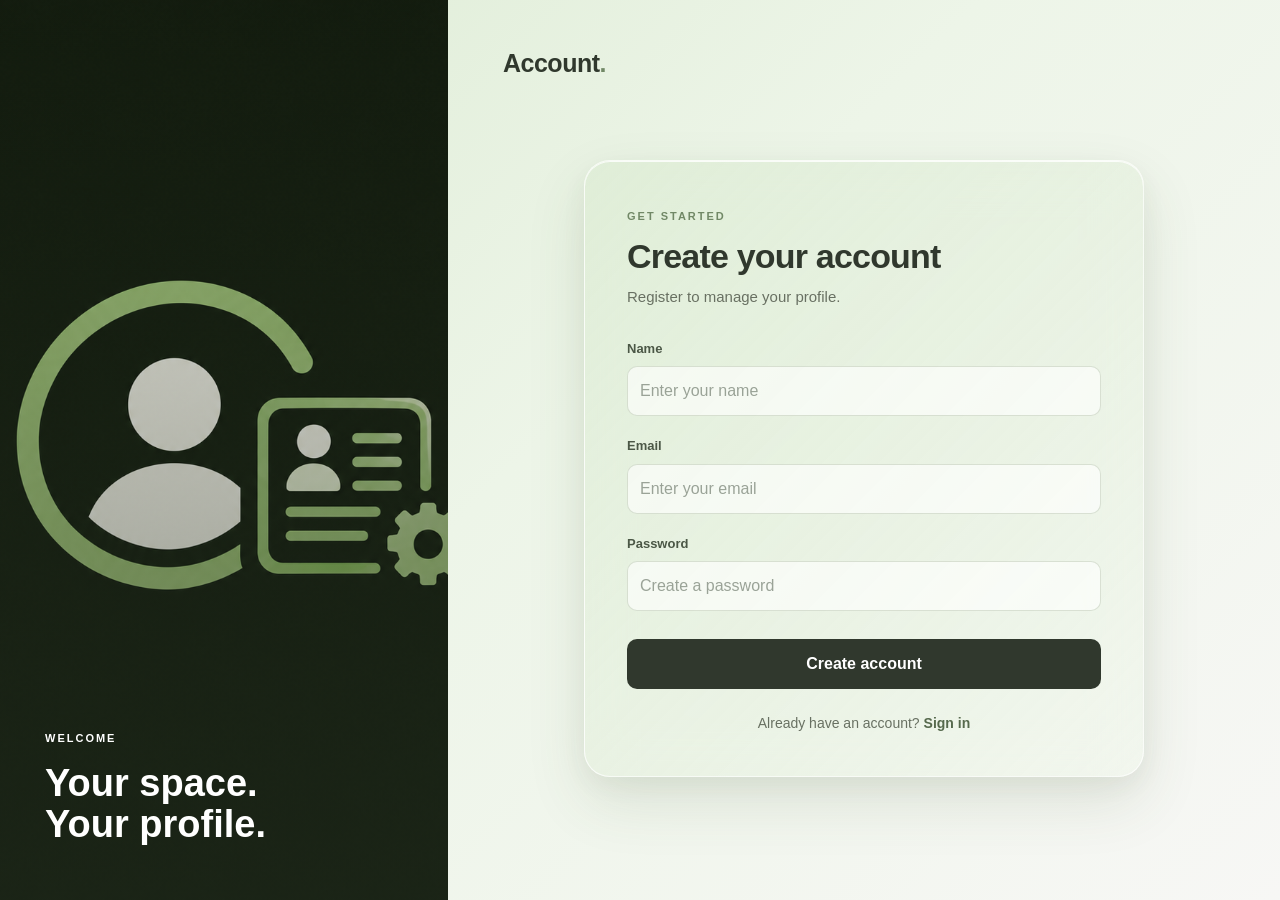
<file: register.html>
<!-- <!DOCTYPE html>
<html lang="en">
<head>
    <meta charset="UTF-8">
    <meta name="viewport" content="width=device-width, initial-scale=1.0">

    <title>Register - GUVI Project</title>

   
    <link
        href="https://cdn.jsdelivr.net/npm/bootstrap@5.3.3/dist/css/bootstrap.min.css"
        rel="stylesheet"
    >

   
    <link rel="stylesheet" href="css/style.css">
</head>

<body>

    <div class="container">
        <div class="row justify-content-center align-items-center min-vh-100">
            <div class="col-12 col-sm-10 col-md-7 col-lg-5">

                <div class="card shadow p-4">
                    <h2 class="text-center mb-4">Create Account</h2>

                    <div id="registerMessage"></div>

                    <form id="registerForm">

                        <div class="mb-3">
                            <label for="name" class="form-label">
                                Name
                            </label>

                            <input
                                type="text"
                                class="form-control"
                                id="name"
                                name="name"
                                required
                            >
                        </div>

                        <div class="mb-3">
                            <label for="email" class="form-label">
                                Email
                            </label>

                            <input
                                type="email"
                                class="form-control"
                                id="email"
                                name="email"
                                required
                            >
                        </div>

                        <div class="mb-3">
                            <label for="password" class="form-label">
                                Password
                            </label>

                            <input
                                type="password"
                                class="form-control"
                                id="password"
                                name="password"
                                required
                            >
                        </div>

                        <button
                            type="submit"
                            class="btn btn-primary w-100"
                        >
                            Register
                        </button>

                    </form>

                    <p class="text-center mt-3 mb-0">
                        Already have an account?
                        <a href="login.html">Login</a>
                    </p>

                </div>

            </div>
        </div>
    </div>

   
    <script src="https://code.jquery.com/jquery-3.7.1.min.js"></script>

    
    <script src="js/register.js"></script>

</body>
</html> -->


<!-- before updating new UIs -->




<!-- 
<!DOCTYPE html>
<html lang="en">
<head>
    <meta charset="UTF-8">
    <meta name="viewport" content="width=device-width, initial-scale=1.0">

    <title>Create Account</title>

    <link
        href="https://cdn.jsdelivr.net/npm/bootstrap@5.3.3/dist/css/bootstrap.min.css"
        rel="stylesheet"
    >

    <link rel="stylesheet" href="css/style.css">
</head>

<body>

    <main class="auth-page">

       
        <section class="auth-form-section">

            <div class="auth-form-wrapper">

                <a href="index.html" class="auth-brand">
                    Account<span>.</span>
                </a>

                <div class="auth-form-content">

                    <span class="auth-label">
                        GET STARTED
                    </span>

                    <h1>
                        Create your
                        <span>account.</span>
                    </h1>

                    <p class="auth-description">
                        Register to manage your profile.
                    </p>


                    <div id="registerMessage"></div>


                    <form id="registerForm">

                        <div class="form-group">

                            <label for="name">
                                Name
                            </label>

                            <input
                                type="text"
                                class="form-control"
                                id="name"
                                name="name"
                                placeholder="Enter your name"
                                autocomplete="name"
                                required
                            >

                        </div>


                        <div class="form-group">

                            <label for="email">
                                Email
                            </label>

                            <input
                                type="email"
                                class="form-control"
                                id="email"
                                name="email"
                                placeholder="Enter your email"
                                autocomplete="email"
                                required
                            >

                        </div>


                        <div class="form-group">

                            <label for="password">
                                Password
                            </label>

                            <input
                                type="password"
                                class="form-control"
                                id="password"
                                name="password"
                                placeholder="Create a password"
                                autocomplete="new-password"
                                required
                            >

                        </div>


                        <button
                            type="submit"
                            class="btn btn-primary auth-submit"
                        >
                            Create account
                        </button>

                    </form>


                    <p class="auth-switch">
                        Already have an account?
                        <a href="login.html">
                            Sign in
                        </a>
                    </p>

                </div>

            </div>

        </section>


        
        <section class="auth-visual-section">

            <div class="auth-image-overlay"></div>

            <img
                src="assets/welcome.jpg"
                alt="Welcome"
                class="auth-image"
            >

            <div class="auth-visual-content">

                <span>
                    YOUR SPACE
                </span>

                <h2>
                    One account.
                    <br>
                    Everything connected.
                </h2>

            </div>

        </section>

    </main>


    <script src="https://code.jquery.com/jquery-3.7.1.min.js"></script>

    <script src="js/register.js"></script>

</body>
</html> -->



<!-- below code is left img and rgt content -->




<!DOCTYPE html>
<html lang="en">
<head>
    <meta charset="UTF-8">
    <meta name="viewport" content="width=device-width, initial-scale=1.0">

    <title>Create Account</title>

    <link
        href="https://cdn.jsdelivr.net/npm/bootstrap@5.3.3/dist/css/bootstrap.min.css"
        rel="stylesheet"
    >

    <link rel="stylesheet" href="css/style.css">
</head>

<body>

    <main class="register-page">

        
        <section class="register-image-section">

            <img
                src="assets/welcome.jpg"
                alt="Welcome"
                class="register-image"
            >

            <div class="register-image-overlay"></div>

            <div class="register-image-text">

                <span>WELCOME</span>

                <h2>
                    Your space.
                    <br>
                    Your profile.
                </h2>

            </div>

        </section>


        
        <section class="register-content-section">

            <a
                href="index.html"
                class="register-brand"
            >
                Account<span>.</span>
            </a>


            <div class="register-content">

                <div class="register-card">

                    <div class="register-heading">

                        <span>
                            GET STARTED
                        </span>

                        <h1>
                            Create your account
                        </h1>

                        <p>
                            Register to manage your profile.
                        </p>

                    </div>


                    <div id="registerMessage"></div>


                    <form id="registerForm">

                        <div class="register-field">

                            <label for="name">
                                Name
                            </label>

                            <input
                                type="text"
                                class="form-control"
                                id="name"
                                name="name"
                                placeholder="Enter your name"
                                autocomplete="name"
                                required
                            >

                        </div>


                        <div class="register-field">

                            <label for="email">
                                Email
                            </label>

                            <input
                                type="email"
                                class="form-control"
                                id="email"
                                name="email"
                                placeholder="Enter your email"
                                autocomplete="email"
                                required
                            >

                        </div>


                        <div class="register-field">

                            <label for="password">
                                Password
                            </label>

                            <input
                                type="password"
                                class="form-control"
                                id="password"
                                name="password"
                                placeholder="Create a password"
                                autocomplete="new-password"
                                required
                            >

                        </div>


                        <button
                            type="submit"
                            class="btn register-submit"
                        >
                            Create account
                        </button>

                    </form>


                    <p class="register-login-text">
                        Already have an account?
                        <a href="login.html">
                            Sign in
                        </a>
                    </p>

                </div>

            </div>

        </section>

    </main>


    <script src="https://code.jquery.com/jquery-3.7.1.min.js"></script>

  

<script src="https://cdn.jsdelivr.net/npm/bootstrap@5.3.3/dist/js/bootstrap.bundle.min.js"></script>


    <script src="js/register.js"></script>


    <div 
    id="registerToast" 
    class="toast position-fixed top-0 end-0 m-4" 
    role="alert" 
    aria-live="assertive" 
    aria-atomic="true"
>
    <div class="toast-body" id="registerToastMessage"></div>
</div>

</body>
</html>
</file>
<file: css/style.css>
/* /* 

@import url('https://fonts.googleapis.com/css2?family=Inter:wght@300;400;500;600;700&family=Poppins:wght@600;700&display=swap');



:root {

    --primary-color: #4f46e5;
    --primary-hover: #4338ca;

    --text-dark: #111827;
    --text-light: #6b7280;

    --background: #f8fafc;
    --white: #ffffff;

    --border: #e5e7eb;

    --shadow-sm:
        0 4px 12px rgba(0,0,0,0.05);

    --shadow-md:
        0 10px 30px rgba(0,0,0,0.08);

    --shadow-lg:
        0 20px 50px rgba(79,70,229,0.12);

    --radius: 24px;
}


* {
    margin: 0;
    padding: 0;
    box-sizing: border-box;
}


body {

    font-family: 'Inter', sans-serif;

    background:
        radial-gradient(
            circle at top right,
            rgba(79,70,229,0.08),
            transparent 30%
        ),

        radial-gradient(
            circle at bottom left,
            rgba(99,102,241,0.08),
            transparent 30%
        ),

        var(--background);

    color: var(--text-dark);

    min-height: 100vh;
}




.navbar {

    background: rgba(255,255,255,0.85) !important;

    backdrop-filter: blur(12px);

    position: sticky;

    top: 0;

    z-index: 1000;
}


.navbar-brand {

    font-size: 1.5rem;

    font-weight: 700;
}


.brand-dot {

    color: var(--primary-color);
}




.hero-section {

    padding: 80px 0;
}


.min-vh-75 {

    min-height: 75vh;
}


.hero-badge {

    display: inline-flex;

    align-items: center;

    gap: 8px;

    padding: 10px 18px;

    background: rgba(79,70,229,0.08);

    border-radius: 50px;

    font-size: 14px;

    font-weight: 600;

    color: var(--primary-color);
}


.status-dot {

    width: 10px;

    height: 10px;

    border-radius: 50%;

    background: #10b981;
}


.hero-title {

    font-family: 'Poppins', sans-serif;

    font-size: clamp(2.5rem, 5vw, 4.5rem);

    line-height: 1.15;

    margin-top: 20px;

    margin-bottom: 25px;
}


.hero-description {

    font-size: 1.1rem;

    color: var(--text-light);

    max-width: 600px;

    line-height: 1.8;
}



.btn-primary {

    background: var(--primary-color);

    border: none;

    border-radius: 14px;

    padding: 12px 24px;

    transition: 0.3s;
}


.btn-primary:hover {

    background: var(--primary-hover);

    transform: translateY(-2px);
}


.btn-light {

    border-radius: 14px;
}




.profile-preview-card {

    background: rgba(255,255,255,0.9);

    backdrop-filter: blur(15px);

    border-radius: var(--radius);

    padding: 35px;

    box-shadow: var(--shadow-lg);

    border: 1px solid rgba(255,255,255,0.6);
}


.preview-header {

    display: flex;

    justify-content: space-between;

    align-items: center;
}


.preview-label {

    color: var(--text-light);

    font-size: 12px;

    letter-spacing: 2px;
}


.profile-avatar {

    width: 55px;

    height: 55px;

    border-radius: 50%;

    background: linear-gradient(
        135deg,
        #4f46e5,
        #6366f1
    );

    color: white;

    display: flex;

    align-items: center;

    justify-content: center;

    font-weight: bold;
}


.preview-divider {

    height: 1px;

    background: var(--border);

    margin: 25px 0;
}


.preview-item {

    display: flex;

    gap: 15px;

    align-items: center;

    margin-bottom: 20px;
}


.preview-icon {

    width: 40px;

    height: 40px;

    border-radius: 12px;

    background: rgba(79,70,229,0.1);

    color: var(--primary-color);

    display: flex;

    align-items: center;

    justify-content: center;

    font-weight: bold;
}



.features-section {

    padding: 80px 0;
}


.feature-card {

    background: rgba(255,255,255,0.9);

    padding: 35px;

    border-radius: var(--radius);

    box-shadow: var(--shadow-sm);

    transition: 0.3s;

    border: 1px solid rgba(255,255,255,0.6);
}


.feature-card:hover {

    transform: translateY(-8px);

    box-shadow: var(--shadow-md);
}


.feature-icon {

    width: 60px;

    height: 60px;

    border-radius: 18px;

    background:
        linear-gradient(
            135deg,
            #4f46e5,
            #6366f1
        );

    color: white;

    display: flex;

    align-items: center;

    justify-content: center;

    font-size: 22px;

    margin-bottom: 20px;
}


.feature-card h5 {

    margin-bottom: 15px;

    font-weight: 600;
}


.feature-card p {

    color: var(--text-light);

    line-height: 1.7;
}



footer {

    background: transparent;
}




@media (max-width: 991px) {

    .hero-section {

        text-align: center;
    }

    .hero-description {

        margin: auto;
    }

    .profile-preview-card {

        margin-top: 40px;
    }
}  */







/* before updating the new Ui */



/* 
@import url('https://fonts.googleapis.com/css2?family=Inter:wght@400;500;600;700&display=swap');




:root {
    --dark: #10140f;
    --green: #6f8f4e;
    --green-dark: #536f38;
    --cream: #f5f3ed;
    --white: #ffffff;
    --muted: #73766e;
}


* {
    margin: 0;
    padding: 0;
    box-sizing: border-box;
}


html,
body {
    width: 100%;
    min-height: 100%;
}


body {
    font-family: 'Inter', sans-serif;

    background: var(--cream);

    color: var(--dark);
}




.welcome-page {
    min-height: 100vh;

    display: grid;

    grid-template-columns: 48% 52%;
}




.welcome-content {
    min-height: 100vh;

    background:
        radial-gradient(
            circle at 20% 20%,
            rgba(111, 143, 78, 0.12),
            transparent 30%
        ),

        var(--cream);

    display: flex;

    align-items: center;

    padding: 55px;
}


.welcome-inner {
    width: 100%;

    max-width: 560px;

    margin: 0 auto;

    min-height: calc(100vh - 110px);

    display: flex;

    flex-direction: column;

    justify-content: space-between;
}




.brand {
    font-size: 20px;

    font-weight: 700;

    letter-spacing: -0.5px;
}


.brand span {
    color: var(--green);
}



.welcome-text {
    margin-top: -30px;
}


.welcome-label {
    display: inline-block;

    margin-bottom: 20px;

    font-size: 12px;

    font-weight: 700;

    letter-spacing: 2.5px;

    color: var(--green);
}


.welcome-text h1 {
    max-width: 570px;

    margin-bottom: 22px;

    font-size: clamp(42px, 5vw, 68px);

    line-height: 1.04;

    letter-spacing: -3px;

    font-weight: 700;
}


.welcome-text h1 span {
    color: var(--green);
}


.welcome-text p {
    margin-bottom: 32px;

    color: var(--muted);

    font-size: 17px;

    line-height: 1.6;
}




.welcome-actions {
    display: flex;

    gap: 12px;
}


.welcome-actions .btn {
    min-width: 125px;

    padding: 13px 24px;

    border-radius: 9px;

    font-size: 14px;

    font-weight: 600;

    transition: all 0.25s ease;
}


.welcome-actions .btn-primary {
    background: var(--dark);

    border-color: var(--dark);

    color: white;
}


.welcome-actions .btn-primary:hover {
    background: var(--green-dark);

    border-color: var(--green-dark);

    transform: translateY(-2px);
}


.welcome-actions .btn-outline-dark {
    background: transparent;

    border-color: #c9c9c1;

    color: var(--dark);
}


.welcome-actions .btn-outline-dark:hover {
    background: white;

    border-color: var(--dark);

    transform: translateY(-2px);
}



.welcome-footer {
    color: #96988f;

    font-size: 12px;
}




.welcome-visual {
    min-height: 100vh;

    position: relative;

    overflow: hidden;

    background: #172313;
}


.welcome-image {
    width: 100%;

    height: 100%;

    min-height: 100vh;

    object-fit: cover;

    object-position: center;

    display: block;

    transform: scale(1.03);
}


.image-overlay {
    position: absolute;

    inset: 0;

    z-index: 1;

    background:
        linear-gradient(
            180deg,
            rgba(9, 15, 7, 0.15),
            rgba(9, 15, 7, 0.45)
        );
}


.visual-caption {
    position: absolute;

    z-index: 2;

    left: 50px;

    bottom: 50px;

    color: white;
}


.visual-caption span {
    display: block;

    margin-bottom: 12px;

    font-size: 11px;

    font-weight: 600;

    letter-spacing: 2px;

    opacity: 0.75;
}


.visual-caption h2 {
    margin: 0;

    font-size: clamp(32px, 4vw, 52px);

    line-height: 1.05;

    letter-spacing: -2px;

    font-weight: 600;
}




@media (max-width: 991px) {

    .welcome-page {
        grid-template-columns: 1fr;
    }


    .welcome-content {
        min-height: auto;

        padding: 40px;
    }


    .welcome-inner {
        min-height: auto;

        gap: 100px;
    }


    .welcome-text {
        margin-top: 0;
    }


    .welcome-visual {
        min-height: 500px;

        height: 600px;
    }


    .welcome-image {
        min-height: 600px;
    }
}



@media (max-width: 576px) {

    .welcome-content {
        padding: 28px 24px;
    }


    .welcome-inner {
        gap: 80px;
    }


    .welcome-text h1 {
        font-size: 43px;

        letter-spacing: -2px;
    }


    .welcome-text p {
        font-size: 15px;

        margin-bottom: 25px;
    }


    .welcome-actions {
        width: 100%;
    }


    .welcome-actions .btn {
        flex: 1;

        min-width: 0;
    }


    .welcome-visual {
        min-height: 430px;

        height: 430px;
    }


    .welcome-image {
        min-height: 430px;
    }


    .visual-caption {
        left: 28px;

        bottom: 28px;
    }


    .visual-caption h2 {
        font-size: 34px;
    }
} */ 

/* above code index.html's css only but below has combined index.html and regsiter css */




/* @import url('https://fonts.googleapis.com/css2?family=Inter:wght@400;500;600;700&display=swap');



:root {
    --dark: #10140f;
    --green: #6f8f4e;
    --green-dark: #536f38;
    --cream: #f5f3ed;
    --white: #ffffff;
    --muted: #73766e;
    --border: #d9d9d2;
    --danger: #dc3545;
}


* {
    margin: 0;
    padding: 0;
    box-sizing: border-box;
}


html,
body {
    width: 100%;
    min-height: 100%;
}


body {
    font-family: 'Inter', sans-serif;
    color: var(--dark);
}




.welcome-page {
    min-height: 100vh;

    display: grid;

    grid-template-columns: 48% 52%;
}


.welcome-content {
    min-height: 100vh;

    background:
        radial-gradient(
            circle at 20% 20%,
            rgba(111, 143, 78, 0.12),
            transparent 30%
        ),
        var(--cream);

    display: flex;

    align-items: center;

    padding: 55px;
}


.welcome-inner {
    width: 100%;

    max-width: 560px;

    margin: 0 auto;

    min-height: calc(100vh - 110px);

    display: flex;

    flex-direction: column;

    justify-content: space-between;
}


.brand {
    font-size: 20px;

    font-weight: 700;

    letter-spacing: -0.5px;
}


.brand span {
    color: var(--green);
}


.welcome-text {
    margin-top: -30px;
}


.welcome-label {
    display: inline-block;

    margin-bottom: 20px;

    font-size: 12px;

    font-weight: 700;

    letter-spacing: 2.5px;

    color: var(--green);
}


.welcome-text h1 {
    max-width: 570px;

    margin-bottom: 22px;

    font-size: clamp(42px, 5vw, 68px);

    line-height: 1.04;

    letter-spacing: -3px;

    font-weight: 700;
}


.welcome-text h1 span {
    color: var(--green);
}


.welcome-text p {
    margin-bottom: 32px;

    color: var(--muted);

    font-size: 17px;

    line-height: 1.6;
}


.welcome-actions {
    display: flex;

    gap: 12px;
}


.welcome-actions .btn {
    min-width: 125px;

    padding: 13px 24px;

    border-radius: 9px;

    font-size: 14px;

    font-weight: 600;

    transition: all 0.25s ease;
}


.welcome-actions .btn-primary {
    background: var(--dark);

    border-color: var(--dark);

    color: white;
}


.welcome-actions .btn-primary:hover {
    background: var(--green-dark);

    border-color: var(--green-dark);

    transform: translateY(-2px);
}


.welcome-actions .btn-outline-dark {
    background: transparent;

    border-color: #c9c9c1;

    color: var(--dark);
}


.welcome-actions .btn-outline-dark:hover {
    background: white;

    border-color: var(--dark);

    transform: translateY(-2px);
}


.welcome-footer {
    color: #96988f;

    font-size: 12px;
}


.welcome-visual {
    min-height: 100vh;

    position: relative;

    overflow: hidden;

    background: #172313;
}


.welcome-image {
    width: 100%;

    height: 100%;

    min-height: 100vh;

    object-fit: cover;

    object-position: center;

    display: block;

    transform: scale(1.03);
}


.image-overlay {
    position: absolute;

    inset: 0;

    z-index: 1;

    background:
        linear-gradient(
            180deg,
            rgba(9, 15, 7, 0.15),
            rgba(9, 15, 7, 0.45)
        );
}


.visual-caption {
    position: absolute;

    z-index: 2;

    left: 50px;

    bottom: 50px;

    color: white;
}


.visual-caption span {
    display: block;

    margin-bottom: 12px;

    font-size: 11px;

    font-weight: 600;

    letter-spacing: 2px;

    opacity: 0.75;
}


.visual-caption h2 {
    margin: 0;

    font-size: clamp(32px, 4vw, 52px);

    line-height: 1.05;

    letter-spacing: -2px;

    font-weight: 600;
}



.auth-page {
    min-height: 100vh;

    display: grid;

    grid-template-columns: 48% 52%;

    background: var(--cream);
}



.auth-form-section {
    min-height: 100vh;

    display: flex;

    align-items: center;

    padding: 50px 60px;

    background:
        radial-gradient(
            circle at 15% 15%,
            rgba(111, 143, 78, 0.10),
            transparent 30%
        ),
        var(--cream);
}


.auth-form-wrapper {
    width: 100%;

    max-width: 470px;

    margin: 0 auto;
}


.auth-brand {
    display: inline-block;

    margin-bottom: 80px;

    color: var(--dark);

    text-decoration: none;

    font-size: 20px;

    font-weight: 700;

    letter-spacing: -0.5px;
}


.auth-brand span {
    color: var(--green);
}


.auth-form-content {
    width: 100%;
}


.auth-label {
    display: inline-block;

    margin-bottom: 16px;

    color: var(--green);

    font-size: 11px;

    font-weight: 700;

    letter-spacing: 2.2px;
}


.auth-form-content h1 {
    margin-bottom: 14px;

    font-size: clamp(38px, 4vw, 52px);

    line-height: 1.05;

    letter-spacing: -2.5px;

    font-weight: 700;
}


.auth-form-content h1 span {
    color: var(--green);
}


.auth-description {
    margin-bottom: 35px;

    color: var(--muted);

    font-size: 15px;

    line-height: 1.6;
}




.form-group {
    margin-bottom: 20px;
}


.form-group label {
    display: block;

    margin-bottom: 8px;

    font-size: 13px;

    font-weight: 600;

    color: var(--dark);
}


.form-control {
    min-height: 48px;

    padding: 12px 14px;

    border: 1px solid var(--border);

    border-radius: 9px;

    background: rgba(255, 255, 255, 0.75);

    color: var(--dark);

    font-size: 14px;

    box-shadow: none;

    transition:
        border-color 0.2s ease,
        box-shadow 0.2s ease;
}


.form-control::placeholder {
    color: #a2a49d;
}


.form-control:focus {
    border-color: var(--green);

    background: var(--white);

    box-shadow:
        0 0 0 3px rgba(111, 143, 78, 0.12);
}




.auth-submit {
    width: 100%;

    min-height: 49px;

    margin-top: 7px;

    border: none;

    border-radius: 9px;

    background: var(--dark);

    color: white;

    font-size: 14px;

    font-weight: 600;

    transition: all 0.25s ease;
}


.auth-submit:hover {
    background: var(--green-dark);

    color: white;

    transform: translateY(-2px);

    box-shadow:
        0 8px 20px rgba(83, 111, 56, 0.18);
}



.auth-switch {
    margin-top: 22px;

    text-align: center;

    color: var(--muted);

    font-size: 13px;
}


.auth-switch a {
    color: var(--dark);

    font-weight: 600;

    text-decoration: none;
}


.auth-switch a:hover {
    color: var(--green);
}




#registerMessage {
    margin-bottom: 15px;
}


#registerMessage .alert {
    margin-bottom: 0;

    border-radius: 9px;

    font-size: 13px;
}




.auth-visual-section {
    min-height: 100vh;

    position: relative;

    overflow: hidden;

    background: #172313;
}


.auth-image {
    width: 100%;

    height: 100%;

    min-height: 100vh;

    object-fit: cover;

    object-position: center;

    display: block;

    transform: scale(1.03);
}


.auth-image-overlay {
    position: absolute;

    inset: 0;

    z-index: 1;

    background:
        linear-gradient(
            180deg,
            rgba(9, 15, 7, 0.08),
            rgba(9, 15, 7, 0.55)
        );
}


.auth-visual-content {
    position: absolute;

    z-index: 2;

    left: 50px;

    bottom: 50px;

    color: white;
}


.auth-visual-content span {
    display: block;

    margin-bottom: 12px;

    font-size: 11px;

    font-weight: 600;

    letter-spacing: 2px;

    opacity: 0.75;
}


.auth-visual-content h2 {
    margin: 0;

    font-size: clamp(30px, 3.5vw, 48px);

    line-height: 1.08;

    letter-spacing: -2px;

    font-weight: 600;
}




@media (max-width: 991px) {

    

    .welcome-page {
        grid-template-columns: 1fr;
    }


    .welcome-content {
        min-height: auto;

        padding: 40px;
    }


    .welcome-inner {
        min-height: auto;

        gap: 100px;
    }


    .welcome-text {
        margin-top: 0;
    }


    .welcome-visual {
        min-height: 500px;

        height: 600px;
    }


    .welcome-image {
        min-height: 600px;
    }


    

    .auth-page {
        grid-template-columns: 1fr;
    }


    .auth-form-section {
        min-height: auto;

        padding: 45px 40px 60px;
    }


    .auth-form-wrapper {
        max-width: 520px;
    }


    .auth-brand {
        margin-bottom: 60px;
    }


    .auth-visual-section {
        min-height: 500px;

        height: 600px;
    }


    .auth-image {
        min-height: 600px;
    }
}




@media (max-width: 576px) {

  

    .welcome-content {
        padding: 28px 24px;
    }


    .welcome-inner {
        gap: 80px;
    }


    .welcome-text h1 {
        font-size: 43px;

        letter-spacing: -2px;
    }


    .welcome-text p {
        font-size: 15px;

        margin-bottom: 25px;
    }


    .welcome-actions {
        width: 100%;
    }


    .welcome-actions .btn {
        flex: 1;

        min-width: 0;
    }


    .welcome-visual {
        min-height: 430px;

        height: 430px;
    }


    .welcome-image {
        min-height: 430px;
    }


    .visual-caption {
        left: 28px;

        bottom: 28px;
    }


    .visual-caption h2 {
        font-size: 34px;
    }


    

    .auth-form-section {
        padding: 28px 24px 45px;
    }


    .auth-brand {
        margin-bottom: 55px;

        font-size: 19px;
    }


    .auth-form-content h1 {
        font-size: 40px;

        letter-spacing: -1.8px;
    }


    .auth-description {
        margin-bottom: 28px;
    }


    .auth-visual-section {
        min-height: 400px;

        height: 400px;
    }


    .auth-image {
        min-height: 400px;
    }


    .auth-visual-content {
        left: 28px;

        bottom: 28px;
    }


    .auth-visual-content h2 {
        font-size: 32px;
    }
} */


/* updated ui for both index and register below  */




/* 
@import url('https://fonts.googleapis.com/css2?family=Inter:wght@400;500;600;700&display=swap');




:root {
    --dark: #10140f;
    --green: #6f8f4e;
    --green-dark: #536f38;
    --cream: #f5f3ed;
    --white: #ffffff;
    --muted: #73766e;
    --border: #d9d9d2;
}


* {
    margin: 0;
    padding: 0;
    box-sizing: border-box;
}


html,
body {
    width: 100%;
    min-height: 100%;
}


body {
    font-family: 'Inter', sans-serif;
    color: var(--dark);
}




.welcome-page {
    min-height: 100vh;

    display: grid;

    grid-template-columns: 48% 52%;
}


.welcome-content {
    min-height: 100vh;

    background:
        radial-gradient(
            circle at 20% 20%,
            rgba(111, 143, 78, 0.12),
            transparent 30%
        ),
        var(--cream);

    display: flex;

    align-items: center;

    padding: 55px;
}


.welcome-inner {
    width: 100%;

    max-width: 560px;

    margin: 0 auto;

    min-height: calc(100vh - 110px);

    display: flex;

    flex-direction: column;

    justify-content: space-between;
}


.brand {
    font-size: 20px;

    font-weight: 700;

    letter-spacing: -0.5px;
}


.brand span {
    color: var(--green);
}


.welcome-text {
    margin-top: -30px;
}


.welcome-label {
    display: inline-block;

    margin-bottom: 20px;

    font-size: 12px;

    font-weight: 700;

    letter-spacing: 2.5px;

    color: var(--green);
}


.welcome-text h1 {
    max-width: 570px;

    margin-bottom: 22px;

    font-size: clamp(42px, 5vw, 68px);

    line-height: 1.04;

    letter-spacing: -3px;

    font-weight: 700;
}


.welcome-text h1 span {
    color: var(--green);
}


.welcome-text p {
    margin-bottom: 32px;

    color: var(--muted);

    font-size: 17px;

    line-height: 1.6;
}


.welcome-actions {
    display: flex;

    gap: 12px;
}


.welcome-actions .btn {
    min-width: 125px;

    padding: 13px 24px;

    border-radius: 9px;

    font-size: 14px;

    font-weight: 600;

    transition: all 0.25s ease;
}


.welcome-actions .btn-primary {
    background: var(--dark);

    border-color: var(--dark);

    color: white;
}


.welcome-actions .btn-primary:hover {
    background: var(--green-dark);

    border-color: var(--green-dark);

    transform: translateY(-2px);
}


.welcome-actions .btn-outline-dark {
    background: transparent;

    border-color: #c9c9c1;

    color: var(--dark);
}


.welcome-actions .btn-outline-dark:hover {
    background: white;

    border-color: var(--dark);

    transform: translateY(-2px);
}


.welcome-footer {
    color: #96988f;

    font-size: 12px;
}


.welcome-visual {
    min-height: 100vh;

    position: relative;

    overflow: hidden;

    background: #172313;
}


.welcome-image {
    width: 100%;

    height: 100%;

    min-height: 100vh;

    object-fit: cover;

    object-position: center;

    display: block;

    transform: scale(1.03);
}


.image-overlay {
    position: absolute;

    inset: 0;

    z-index: 1;

    background:
        linear-gradient(
            180deg,
            rgba(9, 15, 7, 0.15),
            rgba(9, 15, 7, 0.45)
        );
}


.visual-caption {
    position: absolute;

    z-index: 2;

    left: 50px;

    bottom: 50px;

    color: white;
}


.visual-caption span {
    display: block;

    margin-bottom: 12px;

    font-size: 11px;

    font-weight: 600;

    letter-spacing: 2px;

    opacity: 0.75;
}


.visual-caption h2 {
    margin: 0;

    font-size: clamp(32px, 4vw, 52px);

    line-height: 1.05;

    letter-spacing: -2px;

    font-weight: 600;
}





.register-page {
    min-height: 100vh;

    display: grid;

    grid-template-columns: 25% 75%;

    background:
        radial-gradient(
            circle at 75% 20%,
            rgba(111, 143, 78, 0.12),
            transparent 35%
        ),
        var(--cream);
}



.register-image-section {
    min-height: 100vh;

    position: relative;

    overflow: hidden;

    background: #172313;
}


.register-image {
    width: 100%;

    height: 100%;

    min-height: 100vh;

    display: block;

    object-fit: cover;

    object-position: center;
}


.register-image-overlay {
    position: absolute;

    inset: 0;

    background:
        linear-gradient(
            180deg,
            rgba(10, 18, 8, 0.10),
            rgba(10, 18, 8, 0.60)
        );
}


.register-image-text {
    position: absolute;

    left: 30px;

    right: 25px;

    bottom: 35px;

    z-index: 2;

    color: white;
}


.register-image-text span {
    display: block;

    margin-bottom: 10px;

    font-size: 10px;

    font-weight: 700;

    letter-spacing: 2px;

    opacity: 0.75;
}


.register-image-text h2 {
    margin: 0;

    font-size: 25px;

    line-height: 1.15;

    letter-spacing: -1px;

    font-weight: 600;
}




.register-content-section {
    min-height: 100vh;

    position: relative;

    display: flex;

    flex-direction: column;
}


.register-brand {
    position: absolute;

    top: 32px;

    right: 45px;

    color: var(--dark);

    text-decoration: none;

    font-size: 20px;

    font-weight: 700;

    letter-spacing: -0.5px;

    z-index: 5;
}


.register-brand span {
    color: var(--green);
}


.register-content {
    width: 100%;

    min-height: 100vh;

    display: flex;

    align-items: center;

    justify-content: center;

    padding: 80px 50px;
}




.register-card {
    width: 100%;

    max-width: 500px;

    padding: 42px;

    border: 1px solid rgba(255, 255, 255, 0.75);

    border-radius: 24px;

    background:
        linear-gradient(
            135deg,
            rgba(255, 255, 255, 0.78),
            rgba(255, 255, 255, 0.52)
        );

    backdrop-filter: blur(20px);

    -webkit-backdrop-filter: blur(20px);

    box-shadow:
        0 25px 70px rgba(60, 75, 45, 0.10);
}




.register-heading {
    margin-bottom: 30px;
}


.register-heading span {
    display: inline-block;

    margin-bottom: 12px;

    color: var(--green);

    font-size: 11px;

    font-weight: 700;

    letter-spacing: 2px;
}


.register-heading h1 {
    margin-bottom: 10px;

    font-size: clamp(32px, 3vw, 43px);

    line-height: 1.08;

    letter-spacing: -1.8px;

    font-weight: 700;
}


.register-heading p {
    margin: 0;

    color: var(--muted);

    font-size: 14px;
}




.register-field {
    margin-bottom: 18px;
}


.register-field label {
    display: block;

    margin-bottom: 7px;

    color: var(--dark);

    font-size: 13px;

    font-weight: 600;
}


.register-field .form-control {
    min-height: 49px;

    padding: 12px 14px;

    border: 1px solid rgba(180, 183, 173, 0.75);

    border-radius: 10px;

    background: rgba(255, 255, 255, 0.60);

    color: var(--dark);

    font-size: 14px;

    box-shadow: none;

    transition:
        border-color 0.2s ease,
        box-shadow 0.2s ease,
        background 0.2s ease;
}


.register-field .form-control::placeholder {
    color: #999c94;
}


.register-field .form-control:focus {
    border-color: var(--green);

    background: rgba(255, 255, 255, 0.90);

    box-shadow:
        0 0 0 3px rgba(111, 143, 78, 0.12);
}




.register-submit {
    width: 100%;

    min-height: 49px;

    margin-top: 5px;

    border: none;

    border-radius: 10px;

    background: var(--dark);

    color: white;

    font-size: 14px;

    font-weight: 600;

    transition: all 0.25s ease;
}


.register-submit:hover {
    background: var(--green-dark);

    color: white;

    transform: translateY(-2px);

    box-shadow:
        0 10px 24px rgba(83, 111, 56, 0.18);
}




.register-login-text {
    margin: 22px 0 0;

    text-align: center;

    color: var(--muted);

    font-size: 13px;
}


.register-login-text a {
    color: var(--dark);

    font-weight: 600;

    text-decoration: none;
}


.register-login-text a:hover {
    color: var(--green);
}




#registerMessage {
    margin-bottom: 15px;
}


#registerMessage .alert {
    margin-bottom: 0;

    border-radius: 10px;

    font-size: 13px;
}




@media (max-width: 991px) {

    

    .welcome-page {
        grid-template-columns: 1fr;
    }


    .welcome-content {
        min-height: auto;

        padding: 40px;
    }


    .welcome-inner {
        min-height: auto;

        gap: 100px;
    }


    .welcome-text {
        margin-top: 0;
    }


    .welcome-visual {
        min-height: 500px;

        height: 600px;
    }


    .welcome-image {
        min-height: 600px;
    }


   

    .register-page {
        grid-template-columns: 30% 70%;
    }


    .register-image-section {
        min-height: 100vh;
    }


    .register-content {
        padding: 70px 35px;
    }


    .register-card {
        padding: 35px;
    }
}




@media (max-width: 767px) {

    

    .register-page {
        grid-template-columns: 1fr;
    }


    .register-image-section {
        min-height: 230px;

        height: 230px;
    }


    .register-image {
        min-height: 230px;
    }


    .register-image-text {
        left: 25px;

        bottom: 24px;
    }


    .register-image-text h2 {
        font-size: 24px;
    }


    .register-content-section {
        min-height: auto;
    }


    .register-brand {
        top: 25px;

        right: 25px;

        color: white;
    }


    .register-content {
        min-height: auto;

        padding: 65px 20px 45px;
    }


    .register-card {
        padding: 28px 22px;

        border-radius: 20px;
    }


    .register-heading h1 {
        font-size: 34px;
    }
}




@media (max-width: 576px) {

    

    .welcome-content {
        padding: 28px 24px;
    }


    .welcome-inner {
        gap: 80px;
    }


    .welcome-text h1 {
        font-size: 43px;

        letter-spacing: -2px;
    }


    .welcome-text p {
        font-size: 15px;

        margin-bottom: 25px;
    }


    .welcome-actions {
        width: 100%;
    }


    .welcome-actions .btn {
        flex: 1;

        min-width: 0;
    }


    .welcome-visual {
        min-height: 430px;

        height: 430px;
    }


    .welcome-image {
        min-height: 430px;
    }


    .visual-caption {
        left: 28px;

        bottom: 28px;
    }


    .visual-caption h2 {
        font-size: 34px;
    }


    

    .register-image-section {
        min-height: 200px;

        height: 200px;
    }


    .register-image {
        min-height: 200px;
    }


    .register-content {
        padding: 60px 16px 35px;
    }


    .register-card {
        padding: 25px 20px;

        border-radius: 18px;
    }


    .register-heading {
        margin-bottom: 25px;
    }


    .register-heading h1 {
        font-size: 31px;

        letter-spacing: -1.2px;
    }


    .register-heading p {
        font-size: 13px;
    }


    .register-brand {
        font-size: 18px;
    }
} */




/* new updated ui for both */


/* 
@import url('https://fonts.googleapis.com/css2?family=Inter:wght@400;500;600;700&display=swap');



:root {
    --dark: #10140f;
    --green: #6f8f4e;
    --green-dark: #536f38;
    --cream: #f5f3ed;
    --white: #ffffff;
    --muted: #73766e;
    --border: #d9d9d2;
}


* {
    margin: 0;
    padding: 0;
    box-sizing: border-box;
}


html,
body {
    width: 100%;
    min-height: 100%;
}


body {
    font-family: 'Inter', sans-serif;
    color: var(--dark);
}




.welcome-page {
    min-height: 100vh;

    display: grid;

    grid-template-columns: 48% 52%;
}


.welcome-content {
    min-height: 100vh;

    background:
        radial-gradient(
            circle at 20% 20%,
            rgba(111, 143, 78, 0.12),
            transparent 30%
        ),
        var(--cream);

    display: flex;

    align-items: center;

    padding: 55px;
}


.welcome-inner {
    width: 100%;

    max-width: 560px;

    margin: 0 auto;

    min-height: calc(100vh - 110px);

    display: flex;

    flex-direction: column;

    justify-content: space-between;
}


.brand {
    font-size: 20px;

    font-weight: 700;

    letter-spacing: -0.5px;
}


.brand span {
    color: var(--green);
}


.welcome-text {
    margin-top: -30px;
}


.welcome-label {
    display: inline-block;

    margin-bottom: 20px;

    font-size: 12px;

    font-weight: 700;

    letter-spacing: 2.5px;

    color: var(--green);
}


.welcome-text h1 {
    max-width: 570px;

    margin-bottom: 22px;

    font-size: clamp(42px, 5vw, 68px);

    line-height: 1.04;

    letter-spacing: -3px;

    font-weight: 700;
}


.welcome-text h1 span {
    color: var(--green);
}


.welcome-text p {
    margin-bottom: 32px;

    color: var(--muted);

    font-size: 17px;

    line-height: 1.6;
}


.welcome-actions {
    display: flex;

    gap: 12px;
}


.welcome-actions .btn {
    min-width: 125px;

    padding: 13px 24px;

    border-radius: 9px;

    font-size: 14px;

    font-weight: 600;

    transition: all 0.25s ease;
}


.welcome-actions .btn-primary {
    background: var(--dark);

    border-color: var(--dark);

    color: white;
}


.welcome-actions .btn-primary:hover {
    background: var(--green-dark);

    border-color: var(--green-dark);

    transform: translateY(-2px);
}


.welcome-actions .btn-outline-dark {
    background: transparent;

    border-color: #c9c9c1;

    color: var(--dark);
}


.welcome-actions .btn-outline-dark:hover {
    background: white;

    border-color: var(--dark);

    transform: translateY(-2px);
}


.welcome-footer {
    color: #96988f;

    font-size: 12px;
}


.welcome-visual {
    min-height: 100vh;

    position: relative;

    overflow: hidden;

    background: #172313;
}


.welcome-image {
    width: 100%;

    height: 100%;

    min-height: 100vh;

    object-fit: cover;

    object-position: center;

    display: block;

    transform: scale(1.03);
}


.image-overlay {
    position: absolute;

    inset: 0;

    z-index: 1;

    background:
        linear-gradient(
            180deg,
            rgba(9, 15, 7, 0.15),
            rgba(9, 15, 7, 0.45)
        );
}


.visual-caption {
    position: absolute;

    z-index: 2;

    left: 50px;

    bottom: 50px;

    color: white;
}


.visual-caption span {
    display: block;

    margin-bottom: 12px;

    font-size: 11px;

    font-weight: 600;

    letter-spacing: 2px;

    opacity: 0.75;
}


.visual-caption h2 {
    margin: 0;

    font-size: clamp(32px, 4vw, 52px);

    line-height: 1.05;

    letter-spacing: -2px;

    font-weight: 600;
}




.register-page {
    min-height: 100vh;

    display: grid;

    grid-template-columns: 35% 65%;

    background:
        radial-gradient(
            circle at 75% 20%,
            rgba(111, 143, 78, 0.15),
            transparent 38%
        ),
        linear-gradient(
            135deg,
            #f8f7f2 0%,
            #eef1e9 100%
        );
}




.register-image-section {
    min-height: 100vh;

    position: relative;

    overflow: hidden;

    background: #172313;
}


.register-image {
    width: 100%;

    height: 100%;

    min-height: 100vh;

    display: block;

    object-fit: cover;

    object-position: center;
}


.register-image-overlay {
    position: absolute;

    inset: 0;

    background:
        linear-gradient(
            180deg,
            rgba(10, 18, 8, 0.05),
            rgba(10, 18, 8, 0.58)
        );
}


.register-image-text {
    position: absolute;

    left: 32px;

    right: 25px;

    bottom: 38px;

    z-index: 2;

    color: white;
}


.register-image-text span {
    display: block;

    margin-bottom: 10px;

    font-size: 10px;

    font-weight: 700;

    letter-spacing: 2px;

    opacity: 0.75;
}


.register-image-text h2 {
    margin: 0;

    font-size: 29px;

    line-height: 1.12;

    letter-spacing: -1.2px;

    font-weight: 600;
}




.register-content-section {
    min-height: 100vh;

    position: relative;

    display: flex;

    flex-direction: column;
}


.register-brand {
    position: absolute;

    top: 32px;

    right: 45px;

    color: var(--dark);

    text-decoration: none;

    font-size: 20px;

    font-weight: 700;

    letter-spacing: -0.5px;

    z-index: 5;
}


.register-brand span {
    color: var(--green);
}


.register-content {
    width: 100%;

    min-height: 100vh;

    display: flex;

    align-items: center;

    justify-content: center;

    padding: 70px 55px;
}



.register-card {
    width: 100%;
    max-width: 500px;
    padding: 42px;
    position: relative;
    overflow: hidden;

    border-radius: 26px;

    border: 1px solid rgba(255, 255, 255, 0.75);

    background:
        linear-gradient(
            135deg,
            rgba(220, 235, 211, 0.72),
            rgba(239, 246, 234, 0.48)
        );

    backdrop-filter: blur(24px);
    -webkit-backdrop-filter: blur(24px);

    box-shadow:
        0 8px 25px rgba(65, 90, 50, 0.06),
        0 25px 60px rgba(65, 90, 50, 0.12),
        inset 0 1px 0 rgba(255, 255, 255, 0.9);

    isolation: isolate;
}

.register-card::before {
    content: "";

    position: absolute;

    width: 240px;
    height: 240px;

    top: -130px;
    right: -80px;

    border-radius: 50%;

    background: rgba(198, 220, 185, 0.45);

    filter: blur(12px);

    z-index: -1;
}



.register-heading {
    margin-bottom: 30px;
}


.register-heading span {
    display: inline-block;

    margin-bottom: 12px;

    color: var(--green);

    font-size: 11px;

    font-weight: 700;

    letter-spacing: 2px;
}


.register-heading h1 {
    margin-bottom: 10px;

    font-size: clamp(32px, 3vw, 43px);

    line-height: 1.08;

    letter-spacing: -1.8px;

    font-weight: 700;
}


.register-heading p {
    margin: 0;

    color: var(--muted);

    font-size: 14px;
}




.register-field {
    margin-bottom: 18px;
}


.register-field label {
    display: block;

    margin-bottom: 7px;

    color: var(--dark);

    font-size: 13px;

    font-weight: 600;
}


.register-field .form-control {
    min-height: 49px;

    padding: 12px 14px;

    border: 1px solid rgba(170, 175, 161, 0.55);

    border-radius: 11px;

    background:
        rgba(255, 255, 255, 0.48);

    color: var(--dark);

    font-size: 14px;

    box-shadow:
        inset 0 1px 2px rgba(20, 30, 15, 0.02);

    transition:
        border-color 0.2s ease,
        box-shadow 0.2s ease,
        background 0.2s ease;
}


.register-field .form-control::placeholder {
    color: #999c94;
}


.register-field .form-control:focus {
    border-color: rgba(111, 143, 78, 0.8);

    background:
        rgba(255, 255, 255, 0.75);

    box-shadow:
        0 0 0 3px rgba(111, 143, 78, 0.12);
}




.register-submit {
    width: 100%;

    min-height: 49px;

    margin-top: 5px;

    border: none;

    border-radius: 11px;

    background: var(--dark);

    color: white;

    font-size: 14px;

    font-weight: 600;

    transition: all 0.25s ease;
}


.register-submit:hover {
    background: var(--green-dark);

    color: white;

    transform: translateY(-2px);

    box-shadow:
        0 10px 24px rgba(83, 111, 56, 0.18);
}




.register-login-text {
    margin: 22px 0 0;

    text-align: center;

    color: var(--muted);

    font-size: 13px;
}


.register-login-text a {
    color: var(--dark);

    font-weight: 600;

    text-decoration: none;
}


.register-login-text a:hover {
    color: var(--green);
}




#registerMessage {
    margin-bottom: 15px;
}


#registerMessage .alert {
    margin-bottom: 0;

    border-radius: 10px;

    font-size: 13px;
}



@media (max-width: 991px) {

    

    .welcome-page {
        grid-template-columns: 1fr;
    }


    .welcome-content {
        min-height: auto;

        padding: 40px;
    }


    .welcome-inner {
        min-height: auto;

        gap: 100px;
    }


    .welcome-text {
        margin-top: 0;
    }


    .welcome-visual {
        min-height: 500px;

        height: 600px;
    }


    .welcome-image {
        min-height: 600px;
    }


    

    .register-page {
        grid-template-columns: 35% 65%;
    }


    .register-content {
        padding: 70px 35px;
    }


    .register-card {
        padding: 35px;
    }
}




@media (max-width: 767px) {

   

    .register-page {
        grid-template-columns: 1fr;
    }


    .register-image-section {
        min-height: 250px;

        height: 250px;
    }


    .register-image {
        min-height: 250px;
    }


    .register-image-text {
        left: 25px;

        bottom: 24px;
    }


    .register-image-text h2 {
        font-size: 25px;
    }


    .register-content-section {
        min-height: auto;
    }


    .register-brand {
        top: 25px;

        right: 25px;
    }


    .register-content {
        min-height: auto;

        padding: 65px 20px 45px;
    }


    .register-card {
        padding: 30px 24px;

        border-radius: 22px;
    }


    .register-heading h1 {
        font-size: 34px;
    }
}




@media (max-width: 576px) {

    

    .welcome-content {
        padding: 28px 24px;
    }


    .welcome-inner {
        gap: 80px;
    }


    .welcome-text h1 {
        font-size: 43px;

        letter-spacing: -2px;
    }


    .welcome-text p {
        font-size: 15px;

        margin-bottom: 25px;
    }


    .welcome-actions {
        width: 100%;
    }


    .welcome-actions .btn {
        flex: 1;

        min-width: 0;
    }


    .welcome-visual {
        min-height: 430px;

        height: 430px;
    }


    .welcome-image {
        min-height: 430px;
    }


    .visual-caption {
        left: 28px;

        bottom: 28px;
    }


    .visual-caption h2 {
        font-size: 34px;
    }


   

    .register-image-section {
        min-height: 200px;

        height: 200px;
    }


    .register-image {
        min-height: 200px;
    }


    .register-content {
        padding: 60px 16px 35px;
    }


    .register-card {
        padding: 25px 20px;

        border-radius: 18px;
    }


    .register-heading {
        margin-bottom: 25px;
    }


    .register-heading h1 {
        font-size: 31px;

        letter-spacing: -1.2px;
    }


    .register-heading p {
        font-size: 13px;
    }


    .register-brand {
        font-size: 18px;
    }
} */




/* =========================================================
   GLOBAL
   ========================================================= */

/*    

* {
    box-sizing: border-box;
}

html,
body {
    margin: 0;
    padding: 0;
    min-height: 100%;
}

body {
    font-family:
        Inter,
        -apple-system,
        BlinkMacSystemFont,
        "Segoe UI",
        sans-serif;

    color: #252a23;
}




.welcome-page {
    min-height: 100vh;
    display: grid;
    grid-template-columns: 52% 48%;
    background: #f8f7f2;
}

.welcome-content {
    display: flex;
    align-items: center;
    justify-content: center;
    padding: 60px;
}

.welcome-inner {
    width: 100%;
    max-width: 520px;
    min-height: 80vh;

    display: flex;
    flex-direction: column;
    justify-content: space-between;
}

.brand {
    font-size: 24px;
    font-weight: 700;
    letter-spacing: -0.5px;
}

.brand span {
    color: #6c875d;
}

.welcome-text {
    max-width: 480px;
}

.welcome-label {
    display: inline-block;
    margin-bottom: 18px;

    font-size: 12px;
    font-weight: 700;
    letter-spacing: 2px;

    color: #708464;
}

.welcome-text h1 {
    margin: 0;

    font-size: clamp(42px, 5vw, 68px);
    line-height: 1.02;
    letter-spacing: -2.5px;
    font-weight: 700;
}

.welcome-text h1 span {
    color: #718866;
}

.welcome-text p {
    margin: 24px 0 30px;

    max-width: 400px;

    font-size: 17px;
    line-height: 1.7;

    color: #697064;
}

.welcome-actions {
    display: flex;
    gap: 12px;
}

.welcome-actions .btn {
    min-width: 125px;
    padding: 12px 24px;

    border-radius: 12px;

    font-size: 14px;
    font-weight: 600;
}

.welcome-actions .btn-primary {
    background: #30382d;
    border-color: #30382d;
}

.welcome-actions .btn-primary:hover {
    background: #56694d;
    border-color: #56694d;
}

.welcome-actions .btn-outline-dark {
    color: #30382d;
    border-color: #aeb7a7;
}

.welcome-actions .btn-outline-dark:hover {
    background: #30382d;
    border-color: #30382d;
    color: white;
}

.welcome-footer {
    font-size: 13px;
    color: #8a9185;
}

.welcome-visual {
    position: relative;
    overflow: hidden;
    min-height: 100vh;
}

.welcome-image {
    width: 100%;
    height: 100%;
    min-height: 100vh;

    object-fit: cover;
    display: block;
}

.image-overlay {
    position: absolute;
    inset: 0;

    z-index: 1;

    background:
        linear-gradient(
            135deg,
            rgba(255, 255, 255, 0.10),
            rgba(55, 75, 45, 0.16)
        );
}

.visual-caption {
    position: absolute;
    z-index: 2;

    left: 45px;
    bottom: 45px;

    color: white;

    text-shadow:
        0 2px 12px rgba(0, 0, 0, 0.15);
}

.visual-caption span {
    font-size: 11px;
    font-weight: 700;
    letter-spacing: 2px;
}

.visual-caption h2 {
    margin: 10px 0 0;

    font-size: 42px;
    line-height: 1.05;
    letter-spacing: -1px;
}



.register-page {
    min-height: 100vh;

    display: grid;
    grid-template-columns: 35% 65%;

    background:
        radial-gradient(
            circle at 20% 20%,
            rgba(210, 225, 198, 0.35),
            transparent 35%
        ),
        linear-gradient(
            135deg,
            #f8f7f2 0%,
            #eef1e9 100%
        );
}




.register-image-section {
    position: relative;
    min-height: 100vh;
    overflow: hidden;
}

.register-image {
    width: 100%;
    height: 100%;
    min-height: 100vh;

    object-fit: cover;
    display: block;
}

.register-image-overlay {
    position: absolute;
    inset: 0;

    background:
        linear-gradient(
            135deg,
            rgba(38, 51, 33, 0.08),
            rgba(255, 255, 255, 0.04)
        );
}

.register-image-text {
    position: absolute;

    left: 42px;
    bottom: 45px;

    color: white;

    text-shadow:
        0 2px 15px rgba(0, 0, 0, 0.18);
}

.register-image-text span {
    font-size: 11px;
    font-weight: 700;
    letter-spacing: 2px;
}

.register-image-text h2 {
    margin: 10px 0 0;

    font-size: 36px;
    line-height: 1.05;
    letter-spacing: -1px;
}




.register-content-section {
    min-height: 100vh;

    display: flex;
    flex-direction: column;

    position: relative;
}

.register-brand {
    position: absolute;

    top: 34px;
    right: 48px;

    color: #30382d;
    text-decoration: none;

    font-size: 24px;
    font-weight: 700;
    letter-spacing: -0.5px;
}

.register-brand span {
    color: #718866;
}

.register-content {
    flex: 1;

    display: flex;
    align-items: center;
    justify-content: center;

    padding: 80px 60px;
}

.register-card {
    width: 100%;
    max-width: 500px;

    padding: 42px;

    position: relative;
    overflow: hidden;

    border-radius: 26px;

    border: 1px solid rgba(255, 255, 255, 0.75);

    background:
        linear-gradient(
            135deg,
            rgba(220, 235, 211, 0.72),
            rgba(239, 246, 234, 0.48)
        );

    backdrop-filter: blur(24px);
    -webkit-backdrop-filter: blur(24px);

    box-shadow:
        0 8px 25px rgba(65, 90, 50, 0.06),
        0 25px 60px rgba(65, 90, 50, 0.12),
        inset 0 1px 0 rgba(255, 255, 255, 0.9);

    isolation: isolate;
}

.register-card::before {
    content: "";

    position: absolute;

    width: 240px;
    height: 240px;

    top: -130px;
    right: -80px;

    border-radius: 50%;

    background: rgba(198, 220, 185, 0.45);

    filter: blur(12px);

    z-index: -1;
}

.register-heading span,
.login-heading span {
    font-size: 11px;
    font-weight: 700;
    letter-spacing: 2px;

    color: #708464;
}

.register-heading h1 {
    margin: 9px 0 7px;

    font-size: 34px;
    line-height: 1.15;

    letter-spacing: -1px;

    color: #293027;
}

.register-heading p,
.login-heading p {
    margin: 0;

    font-size: 14px;
    line-height: 1.6;

    color: #6e766b;
}

.register-field {
    margin-top: 24px;
}

.register-field label {
    display: block;

    margin-bottom: 8px;

    font-size: 13px;
    font-weight: 600;

    color: #3f483c;
}

.register-field .form-control {
    min-height: 48px;

    padding: 12px 14px;

    border-radius: 11px;

    border: 1px solid rgba(110, 130, 100, 0.25);

    background: rgba(255, 255, 255, 0.55);

    color: #293027;

    box-shadow:
        inset 0 1px 3px rgba(55, 75, 45, 0.03);

    transition:
        border-color 0.2s ease,
        box-shadow 0.2s ease,
        background 0.2s ease;
}

.register-field .form-control:focus {
    background: rgba(255, 255, 255, 0.72);

    border-color: #7f9672;

    box-shadow:
        0 0 0 3px rgba(127, 150, 114, 0.12);

    outline: none;
}

.register-submit {
    width: 100%;

    margin-top: 28px;

    min-height: 49px;

    border: none;
    border-radius: 12px;

    background: #30382d;
    color: white;

    font-size: 14px;
    font-weight: 600;

    transition:
        background 0.2s ease,
        transform 0.2s ease;
}

.register-submit:hover {
    background: #56694d;
    color: white;

    transform: translateY(-1px);
}

.register-login-text {
    margin: 24px 0 0;

    text-align: center;

    font-size: 13px;

    color: #737a70;
}

.register-login-text a {
    color: #52664a;
    font-weight: 600;
    text-decoration: none;
}

.register-login-text a:hover {
    text-decoration: underline;
}




.login-page {
    position: relative;

    min-height: 100vh;

    display: flex;
    align-items: center;

    overflow: hidden;

    background: #eef1e9;
}




.login-background-image {
    position: absolute;

    inset: 0;

    width: 100%;
    height: 100%;

    object-fit: cover;

    z-index: 0;
}

.login-image-overlay {
    position: absolute;

    inset: 0;

    z-index: 1;

    background:
        linear-gradient(
            90deg,
            rgba(245, 247, 241, 0.16) 0%,
            rgba(245, 247, 241, 0.06) 45%,
            rgba(238, 241, 233, 0.30) 100%
        );
}




.login-welcome {
    position: relative;

    z-index: 2;

    width: 50%;

    min-height: 100vh;

    display: flex;
    flex-direction: column;

    justify-content: space-between;

    padding: 48px 60px;
}

.login-brand {
    width: fit-content;

    color: #30382d;

    text-decoration: none;

    font-size: 24px;
    font-weight: 700;

    letter-spacing: -0.5px;

    text-shadow:
        0 1px 8px rgba(255, 255, 255, 0.35);
}

.login-brand span {
    color: #718866;
}

.login-welcome-text {
    max-width: 430px;

    margin-bottom: 60px;
}

.login-welcome-label {
    display: inline-block;

    margin-bottom: 15px;

    font-size: 11px;
    font-weight: 700;

    letter-spacing: 2px;

    color: #52664a;
}

.login-welcome-text h1 {
    margin: 0;

    font-size: clamp(42px, 5vw, 62px);

    line-height: 1.02;

    letter-spacing: -2.5px;

    color: #293027;
}

.login-welcome-text p {
    max-width: 370px;

    margin: 20px 0 0;

    font-size: 16px;
    line-height: 1.7;

    color: #596156;
}




.login-card-wrapper {
    position: relative;

    z-index: 3;

    width: 50%;

    min-height: 100vh;

    display: flex;

    align-items: center;
    justify-content: center;

    padding: 50px 70px;
}

.login-card {
    width: 100%;
    max-width: 440px;

    padding: 42px;

    position: relative;
    overflow: hidden;

    border-radius: 26px;

    border: 1px solid rgba(255, 255, 255, 0.78);

    background:
        linear-gradient(
            135deg,
            rgba(220, 235, 211, 0.74),
            rgba(239, 246, 234, 0.50)
        );

    backdrop-filter: blur(24px);
    -webkit-backdrop-filter: blur(24px);

    box-shadow:
        0 10px 30px rgba(65, 90, 50, 0.07),
        0 25px 65px rgba(65, 90, 50, 0.13),
        inset 0 1px 0 rgba(255, 255, 255, 0.9);

    isolation: isolate;
}

.login-card::before {
    content: "";

    position: absolute;

    width: 230px;
    height: 230px;

    top: -125px;
    right: -80px;

    border-radius: 50%;

    background: rgba(198, 220, 185, 0.42);

    filter: blur(12px);

    z-index: -1;
}

.login-heading h2 {
    margin: 9px 0 7px;

    font-size: 34px;
    line-height: 1.15;

    letter-spacing: -1px;

    color: #293027;
}

.login-field {
    margin-top: 24px;
}

.login-field label {
    display: block;

    margin-bottom: 8px;

    font-size: 13px;
    font-weight: 600;

    color: #3f483c;
}

.login-field .form-control {
    min-height: 48px;

    padding: 12px 14px;

    border-radius: 11px;

    border: 1px solid rgba(110, 130, 100, 0.25);

    background: rgba(255, 255, 255, 0.55);

    color: #293027;

    box-shadow:
        inset 0 1px 3px rgba(55, 75, 45, 0.03);

    transition:
        border-color 0.2s ease,
        box-shadow 0.2s ease,
        background 0.2s ease;
}

.login-field .form-control::placeholder {
    color: #92998f;
}

.login-field .form-control:focus {
    background: rgba(255, 255, 255, 0.72);

    border-color: #7f9672;

    box-shadow:
        0 0 0 3px rgba(127, 150, 114, 0.12);

    outline: none;
}

.login-submit {
    width: 100%;

    min-height: 49px;

    margin-top: 28px;

    border: none;
    border-radius: 12px;

    background: #30382d;
    color: white;

    font-size: 14px;
    font-weight: 600;

    transition:
        background 0.2s ease,
        transform 0.2s ease;
}

.login-submit:hover {
    background: #56694d;
    color: white;

    transform: translateY(-1px);
}

.login-register-text {
    margin: 24px 0 0;

    text-align: center;

    font-size: 13px;

    color: #737a70;
}

.login-register-text a {
    color: #52664a;

    font-weight: 600;

    text-decoration: none;
}

.login-register-text a:hover {
    text-decoration: underline;
}




@media (max-width: 991px) {

    .register-page {
        grid-template-columns: 35% 65%;
    }

    .register-content {
        padding: 70px 35px;
    }

    .register-card {
        padding: 34px;
    }

    .register-brand {
        right: 30px;
    }
}




@media (max-width: 991px) {

    .login-welcome {
        width: 42%;
        padding: 40px 35px;
    }

    .login-card-wrapper {
        width: 58%;
        padding: 40px 35px;
    }

    .login-welcome-text h1 {
        font-size: 45px;
    }

    .login-card {
        padding: 34px;
    }
}




@media (max-width: 767px) {

   

    .welcome-page {
        grid-template-columns: 1fr;
    }

    .welcome-content {
        min-height: 60vh;
        padding: 40px 25px;
    }

    .welcome-inner {
        min-height: 52vh;
    }

    .welcome-text h1 {
        font-size: 45px;
    }

    .welcome-visual {
        min-height: 40vh;
    }

    .welcome-image {
        min-height: 40vh;
    }

    .visual-caption {
        left: 25px;
        bottom: 25px;
    }

    .visual-caption h2 {
        font-size: 32px;
    }


    

    .register-page {
        grid-template-columns: 1fr;
    }

    .register-image-section {
        min-height: 34vh;
    }

    .register-image {
        min-height: 34vh;
    }

    .register-image-text {
        left: 25px;
        bottom: 25px;
    }

    .register-image-text h2 {
        font-size: 30px;
    }

    .register-content-section {
        min-height: 66vh;
    }

    .register-brand {
        top: 22px;
        right: 25px;
    }

    .register-content {
        padding: 80px 20px 35px;
    }

    .register-card {
        max-width: 100%;
        padding: 30px 24px;
        border-radius: 22px;
    }


   

    .login-page {
        min-height: 100vh;

        display: block;

        overflow-y: auto;
    }

    .login-background-image {
        position: fixed;
    }

    .login-image-overlay {
        position: fixed;

        background:
            linear-gradient(
                180deg,
                rgba(245, 247, 241, 0.28),
                rgba(238, 241, 233, 0.45)
            );
    }

    .login-welcome {
        width: 100%;

        min-height: 38vh;

        padding: 28px 25px;

        justify-content: flex-start;
    }

    .login-welcome-text {
        margin-top: auto;
        margin-bottom: 0;
    }

    .login-welcome-text h1 {
        font-size: 43px;
    }

    .login-welcome-text p {
        margin-top: 12px;

        font-size: 14px;
    }

    .login-card-wrapper {
        width: 100%;

        min-height: auto;

        padding: 20px 20px 40px;
    }

    .login-card {
        max-width: 100%;

        padding: 30px 24px;

        border-radius: 22px;
    }

} 


 */




 /* above previous code for styling upto index,register login without completing profile */



 /* below code for styling applied upto index,register,login,profile all styling included */




 /* =========================================================
   GLOBAL
========================================================= */

/* * {
    box-sizing: border-box;
}

html,
body {
    margin: 0;
    padding: 0;
    font-family: Arial, Helvetica, sans-serif;
    background: #f7f7f5;
    color: #171717;
}

a {
    text-decoration: none;
}

button,
input,
textarea,
select {
    font-family: inherit;
}




.welcome-page {
    min-height: 100vh;
    display: grid;
    grid-template-columns: 50% 50%;
    background: #f7f7f5;
}

.welcome-content {
    display: flex;
    align-items: center;
    justify-content: center;
    padding: 60px;
}

.welcome-inner {
    width: 100%;
    max-width: 520px;
    min-height: 80vh;
    display: flex;
    flex-direction: column;
    justify-content: space-between;
}

.brand {
    font-size: 22px;
    font-weight: 700;
    letter-spacing: -0.5px;
}

.brand span {
    color: #777;
}

.welcome-text {
    margin-top: auto;
    margin-bottom: auto;
}

.welcome-label {
    display: block;
    margin-bottom: 18px;
    font-size: 12px;
    font-weight: 700;
    letter-spacing: 3px;
    color: #777;
}

.welcome-text h1 {
    margin: 0;
    max-width: 500px;
    font-size: 58px;
    line-height: 1.05;
    letter-spacing: -2px;
    font-weight: 700;
}

.welcome-text h1 span {
    color: #777;
}

.welcome-text p {
    margin-top: 25px;
    color: #777;
    font-size: 16px;
}

.welcome-actions {
    display: flex;
    gap: 12px;
    margin-top: 30px;
}

.welcome-actions .btn {
    min-width: 130px;
    padding: 12px 24px;
    border-radius: 6px;
}

.welcome-footer {
    font-size: 12px;
    color: #999;
}

.welcome-visual {
    position: relative;
    min-height: 100vh;
    overflow: hidden;
}

.welcome-image {
    width: 100%;
    height: 100%;
    object-fit: cover;
}

.image-overlay {
    position: absolute;
    inset: 0;
    background: rgba(0, 0, 0, 0.25);
    z-index: 1;
}

.visual-caption {
    position: absolute;
    z-index: 2;
    left: 50px;
    bottom: 50px;
    color: white;
}

.visual-caption span {
    font-size: 11px;
    letter-spacing: 3px;
    font-weight: 700;
}

.visual-caption h2 {
    margin-top: 15px;
    margin-bottom: 0;
    font-size: 46px;
    line-height: 1.05;
}




.register-page {
    min-height: 100vh;
    display: grid;
    grid-template-columns: 35% 65%;
    background: #f7f7f5;
}

.register-image-section {
    position: relative;
    min-height: 100vh;
    overflow: hidden;
}

.register-image {
    width: 100%;
    height: 100%;
    object-fit: cover;
}

.register-image-overlay {
    position: absolute;
    inset: 0;
    background: rgba(0, 0, 0, 0.28);
    z-index: 1;
}

.register-image-text {
    position: absolute;
    z-index: 2;
    left: 45px;
    bottom: 55px;
    color: white;
}

.register-image-text span {
    font-size: 11px;
    letter-spacing: 3px;
    font-weight: 700;
}

.register-image-text h2 {
    margin-top: 15px;
    margin-bottom: 0;
    font-size: 42px;
    line-height: 1.08;
}

.register-content-section {
    position: relative;
    min-height: 100vh;
    padding: 45px 70px;
    background: #f7f7f5;
}

.register-brand {
    color: #171717;
    font-size: 22px;
    font-weight: 700;
    letter-spacing: -0.5px;
}

.register-brand span {
    color: #777;
}

.register-content {
    min-height: calc(100vh - 120px);
    display: flex;
    align-items: center;
    justify-content: center;
}

.register-card {
    width: 100%;
    max-width: 560px;
}

.register-heading {
    margin-bottom: 32px;
}

.register-heading > span {
    display: block;
    margin-bottom: 12px;
    font-size: 11px;
    font-weight: 700;
    letter-spacing: 3px;
    color: #777;
}

.register-heading h1 {
    margin: 0;
    font-size: 42px;
    line-height: 1.1;
    letter-spacing: -1.5px;
    font-weight: 700;
}

.register-heading p {
    margin-top: 12px;
    margin-bottom: 0;
    color: #777;
    font-size: 15px;
}

.register-field {
    margin-bottom: 20px;
}

.register-field label {
    display: block;
    margin-bottom: 8px;
    font-size: 13px;
    font-weight: 600;
}

.register-field .form-control {
    height: 50px;
    border: 1px solid #d8d8d4;
    border-radius: 5px;
    background: #fff;
    box-shadow: none;
}

.register-field .form-control:focus {
    border-color: #171717;
    box-shadow: none;
}

.register-submit {
    width: 100%;
    height: 50px;
    margin-top: 5px;
    border: none;
    border-radius: 5px;
    background: #171717;
    color: white;
    font-weight: 600;
}

.register-submit:hover {
    background: #333;
    color: white;
}

.register-login-text {
    margin-top: 22px;
    text-align: center;
    color: #777;
    font-size: 14px;
}

.register-login-text a {
    color: #171717;
    font-weight: 600;
}

#registerMessage,
#loginMessage {
    margin-bottom: 18px;
}




.profile-page {
    min-height: 100vh;
    display: grid;
    grid-template-columns: 35% 65%;
    background: #f5f5f2;
}




.profile-sidebar {
    min-height: 100vh;
    display: flex;
    flex-direction: column;
    justify-content: space-between;
    padding: 45px;
    background: #171717;
    color: white;
}

.profile-sidebar-top {
    width: 100%;
}

.profile-logo {
    display: inline-block;
    color: white;
    font-size: 23px;
    font-weight: 700;
    letter-spacing: -0.5px;
}

.profile-logo span {
    color: #aaa;
}

.profile-menu {
    margin-top: 80px;
}

.profile-menu-title {
    margin-bottom: 14px;
    font-size: 10px;
    font-weight: 700;
    letter-spacing: 2.5px;
    color: #777;
}

.profile-menu-secondary {
    margin-top: 45px;
}

.profile-menu-item {
    display: flex;
    align-items: center;
    gap: 12px;
    width: 100%;
    padding: 13px 0;
    color: #aaa;
    font-size: 15px;
    border-bottom: 1px solid rgba(255, 255, 255, 0.08);
}

.profile-menu-item.active {
    color: white;
}

.profile-menu-static {
    cursor: default;
}

.profile-menu-dot {
    width: 7px;
    height: 7px;
    border-radius: 50%;
    background: #666;
}

.profile-menu-item.active .profile-menu-dot {
    background: white;
}

.profile-sidebar-user {
    padding-top: 25px;
    border-top: 1px solid rgba(255, 255, 255, 0.12);
}

.profile-sidebar-name {
    font-size: 15px;
    font-weight: 600;
    color: white;
    word-break: break-word;
}

.profile-sidebar-email {
    margin-top: 5px;
    color: #888;
    font-size: 12px;
    word-break: break-word;
}

.profile-logout-btn {
    width: 100%;
    height: 43px;
    margin-top: 20px;
    border: 1px solid #555;
    border-radius: 5px;
    background: transparent;
    color: #ddd;
    font-size: 13px;
    cursor: pointer;
}

.profile-logout-btn:hover {
    background: white;
    color: #171717;
}




.profile-main {
    min-height: 100vh;
    padding: 55px 65px;
    overflow-y: auto;
}

.profile-header {
    display: flex;
    align-items: center;
    justify-content: space-between;
    gap: 25px;
    padding-bottom: 30px;
    border-bottom: 1px solid #deded9;
}

.profile-header-user {
    display: flex;
    align-items: center;
    gap: 16px;
}

.profile-avatar {
    width: 58px;
    height: 58px;
    flex-shrink: 0;
    display: flex;
    align-items: center;
    justify-content: center;
    border-radius: 50%;
    background: #171717;
    color: white;
    font-size: 21px;
    font-weight: 700;
}

.profile-header-details h1 {
    margin: 0;
    font-size: 25px;
    font-weight: 700;
    letter-spacing: -0.5px;
}

.profile-header-details p {
    margin: 5px 0 0;
    color: #888;
    font-size: 13px;
}

.profile-edit-btn {
    height: 43px;
    padding: 0 22px;
    border: 1px solid #171717;
    border-radius: 5px;
    background: #171717;
    color: white;
    font-size: 13px;
    font-weight: 600;
    cursor: pointer;
}

.profile-edit-btn:hover {
    background: #333;
}




.profile-view {
    padding-top: 30px;
}

.profile-info-card {
    margin-bottom: 25px;
    padding: 28px;
    border: 1px solid #deded9;
    border-radius: 8px;
    background: white;
}

.profile-card-heading {
    margin-bottom: 25px;
}

.profile-card-label {
    display: block;
    margin-bottom: 8px;
    color: #999;
    font-size: 10px;
    font-weight: 700;
    letter-spacing: 2.5px;
}

.profile-card-heading h2 {
    margin: 0;
    font-size: 22px;
    font-weight: 700;
    letter-spacing: -0.5px;
}

.profile-card-heading p {
    margin: 8px 0 0;
    color: #888;
    font-size: 13px;
}

.profile-info-grid {
    display: grid;
    grid-template-columns: 1fr 1fr;
    gap: 1px;
    overflow: hidden;
    border: 1px solid #e5e5e0;
    border-radius: 6px;
    background: #e5e5e0;
}

.profile-info-item {
    min-height: 82px;
    display: flex;
    flex-direction: column;
    justify-content: center;
    padding: 18px 20px;
    background: white;
}

.profile-info-item span {
    margin-bottom: 7px;
    color: #999;
    font-size: 11px;
    font-weight: 600;
    text-transform: uppercase;
    letter-spacing: 1px;
}

.profile-info-item strong {
    color: #222;
    font-size: 14px;
    font-weight: 600;
    word-break: break-word;
}

.profile-info-full {
    grid-column: 1 / -1;
}




.profile-edit-section {
    padding-top: 30px;
}

.profile-edit-card {
    margin-bottom: 0;
}

.profile-edit-grid {
    display: grid;
    grid-template-columns: 1fr 1fr;
    gap: 20px;
}

.profile-edit-field {
    display: flex;
    flex-direction: column;
}

.profile-edit-field label {
    margin-bottom: 8px;
    color: #444;
    font-size: 12px;
    font-weight: 600;
}

.profile-edit-field .form-control,
.profile-edit-field .form-select {
    min-height: 48px;
    border: 1px solid #d8d8d4;
    border-radius: 5px;
    box-shadow: none;
}

.profile-edit-field .form-control:focus,
.profile-edit-field .form-select:focus {
    border-color: #171717;
    box-shadow: none;
}

.profile-edit-full {
    grid-column: 1 / -1;
}

.profile-edit-actions {
    display: flex;
    justify-content: flex-end;
    gap: 10px;
    margin-top: 25px;
}

.profile-cancel-btn,
.profile-save-btn {
    height: 45px;
    padding: 0 22px;
    border-radius: 5px;
    font-size: 13px;
    font-weight: 600;
    cursor: pointer;
}

.profile-cancel-btn {
    border: 1px solid #ccc;
    background: white;
    color: #555;
}

.profile-cancel-btn:hover {
    background: #f3f3f1;
}

.profile-save-btn {
    border: 1px solid #171717;
    background: #171717;
    color: white;
}

.profile-save-btn:hover {
    background: #333;
}

#profileMessage {
    margin-top: 20px;
}




.alert {
    margin-bottom: 0;
    border-radius: 5px;
    font-size: 13px;
}




@media (max-width: 1000px) {

    .profile-page {
        grid-template-columns: 280px 1fr;
    }

    .profile-sidebar {
        padding: 35px 28px;
    }

    .profile-main {
        padding: 40px;
    }

    .register-content-section {
        padding: 40px;
    }

}


@media (max-width: 768px) {

    .welcome-page {
        grid-template-columns: 1fr;
    }

    .welcome-visual {
        display: none;
    }

    .welcome-content {
        min-height: 100vh;
        padding: 35px;
    }

    .welcome-inner {
        min-height: 90vh;
    }

    .welcome-text h1 {
        font-size: 44px;
    }


    .register-page {
        grid-template-columns: 1fr;
    }

    .register-image-section {
        display: none;
    }

    .register-content-section {
        min-height: 100vh;
        padding: 35px 25px;
    }

    .register-content {
        min-height: calc(100vh - 100px);
    }

    .register-heading h1 {
        font-size: 35px;
    }


    .profile-page {
        display: block;
    }

    .profile-sidebar {
        min-height: auto;
        padding: 25px;
    }

    .profile-menu {
        margin-top: 35px;
    }

    .profile-menu-secondary {
        margin-top: 25px;
    }

    .profile-sidebar-user {
        margin-top: 35px;
    }

    .profile-main {
        min-height: auto;
        padding: 30px 25px;
    }

    .profile-header {
        align-items: flex-start;
        flex-direction: column;
    }

    .profile-edit-btn {
        width: 100%;
    }

    .profile-info-grid,
    .profile-edit-grid {
        grid-template-columns: 1fr;
    }

    .profile-info-full,
    .profile-edit-full {
        grid-column: auto;
    }

}


@media (max-width: 480px) {

    .welcome-content {
        padding: 25px;
    }

    .welcome-text h1 {
        font-size: 38px;
    }

    .welcome-actions {
        flex-direction: column;
    }

    .welcome-actions .btn {
        width: 100%;
    }

    .register-content-section {
        padding: 25px 20px;
    }

    .register-heading h1 {
        font-size: 31px;
    }

    .profile-sidebar {
        padding: 25px 20px;
    }

    .profile-main {
        padding: 25px 20px;
    }

    .profile-info-card {
        padding: 20px;
    }

    .profile-info-grid {
        grid-template-columns: 1fr;
    }

    .profile-info-full {
        grid-column: auto;
    }

    .profile-edit-actions {
        flex-direction: column;
    }

    .profile-cancel-btn,
    .profile-save-btn {
        width: 100%;
    }

} */








/* =========================================================
   GLOBAL
========================================================= */
/* 
* {
    box-sizing: border-box;
}

html,
body {
    margin: 0;
    padding: 0;

    font-family: Arial, Helvetica, sans-serif;

    background: #f7f7f5;

    color: #171717;
}

a {
    text-decoration: none;
}

button,
input,
textarea,
select {
    font-family: inherit;
}




.welcome-page {
    min-height: 100vh;

    display: grid;

    grid-template-columns: 50% 50%;

    background: #f7f7f5;
}

.welcome-content {
    display: flex;

    align-items: center;

    justify-content: center;

    padding: 60px;
}

.welcome-inner {
    width: 100%;

    max-width: 520px;

    min-height: 80vh;

    display: flex;

    flex-direction: column;

    justify-content: space-between;
}

.brand {
    font-size: 22px;

    font-weight: 700;

    letter-spacing: -0.5px;
}

.brand span {
    color: #777;
}

.welcome-text {
    margin-top: auto;

    margin-bottom: auto;
}

.welcome-label {
    display: block;

    margin-bottom: 18px;

    font-size: 12px;

    font-weight: 700;

    letter-spacing: 3px;

    color: #777;
}

.welcome-text h1 {
    margin: 0;

    max-width: 500px;

    font-size: 58px;

    line-height: 1.05;

    letter-spacing: -2px;

    font-weight: 700;
}

.welcome-text h1 span {
    color: #777;
}

.welcome-text p {
    margin-top: 25px;

    color: #777;

    font-size: 16px;
}

.welcome-actions {
    display: flex;

    gap: 12px;

    margin-top: 30px;
}

.welcome-actions .btn {
    min-width: 130px;

    padding: 12px 24px;

    border-radius: 6px;
}

.welcome-footer {
    font-size: 12px;

    color: #999;
}

.welcome-visual {
    position: relative;

    min-height: 100vh;

    overflow: hidden;
}

.welcome-image {
    width: 100%;

    height: 100%;

    object-fit: cover;
}

.image-overlay {
    position: absolute;

    inset: 0;

    background: rgba(0, 0, 0, 0.25);

    z-index: 1;
}

.visual-caption {
    position: absolute;

    z-index: 2;

    left: 50px;

    bottom: 50px;

    color: white;
}

.visual-caption span {
    font-size: 11px;

    letter-spacing: 3px;

    font-weight: 700;
}

.visual-caption h2 {
    margin-top: 15px;

    margin-bottom: 0;

    font-size: 46px;

    line-height: 1.05;
}




.register-page {
    min-height: 100vh;

    display: grid;

    grid-template-columns: 35% 65%;

    background: #f7f7f5;
}

.register-image-section {
    position: relative;

    min-height: 100vh;

    overflow: hidden;
}

.register-image {
    width: 100%;

    height: 100%;

    object-fit: cover;
}

.register-image-overlay {
    position: absolute;

    inset: 0;

    background: rgba(0, 0, 0, 0.28);

    z-index: 1;
}

.register-image-text {
    position: absolute;

    z-index: 2;

    left: 45px;

    bottom: 55px;

    color: white;
}

.register-image-text span {
    font-size: 11px;

    letter-spacing: 3px;

    font-weight: 700;
}

.register-image-text h2 {
    margin-top: 15px;

    margin-bottom: 0;

    font-size: 42px;

    line-height: 1.08;
}

.register-content-section {
    position: relative;

    min-height: 100vh;

    padding: 45px 70px;

    background: #f7f7f5;
}

.register-brand {
    color: #171717;

    font-size: 22px;

    font-weight: 700;

    letter-spacing: -0.5px;
}

.register-brand span {
    color: #777;
}

.register-content {
    min-height: calc(100vh - 120px);

    display: flex;

    align-items: center;

    justify-content: center;
}

.register-card {
    width: 100%;

    max-width: 560px;
}

.register-heading {
    margin-bottom: 32px;
}

.register-heading > span {
    display: block;

    margin-bottom: 12px;

    font-size: 11px;

    font-weight: 700;

    letter-spacing: 3px;

    color: #777;
}

.register-heading h1 {
    margin: 0;

    font-size: 42px;

    line-height: 1.1;

    letter-spacing: -1.5px;

    font-weight: 700;
}

.register-heading p {
    margin-top: 12px;

    margin-bottom: 0;

    color: #777;

    font-size: 15px;
}

.register-field {
    margin-bottom: 20px;
}

.register-field label {
    display: block;

    margin-bottom: 8px;

    font-size: 13px;

    font-weight: 600;
}

.register-field .form-control {
    height: 50px;

    border: 1px solid #d8d8d4;

    border-radius: 5px;

    background: #fff;

    box-shadow: none;
}

.register-field .form-control:focus {
    border-color: #171717;

    box-shadow: none;
}

.register-submit {
    width: 100%;

    height: 50px;

    margin-top: 5px;

    border: none;

    border-radius: 5px;

    background: #171717;

    color: white;

    font-weight: 600;
}

.register-submit:hover {
    background: #333;

    color: white;
}

.register-login-text {
    margin-top: 22px;

    text-align: center;

    color: #777;

    font-size: 14px;
}

.register-login-text a {
    color: #171717;

    font-weight: 600;
}

#registerMessage,
#loginMessage {
    margin-bottom: 18px;
}








.profile-page {
    min-height: 100vh;

    display: grid;

    grid-template-columns: 18% 82%;

    background:
        linear-gradient(
            135deg,
            #dcebd3 0%,
            #edf5e8 45%,
            #f7f7f5 100%
        );
}




.profile-sidebar {
    min-height: 100vh;

    display: flex;

    flex-direction: column;

    padding: 30px 24px;

    background:
        linear-gradient(
            180deg,
            rgba(239, 246, 234, 0.78),
            rgba(220, 235, 211, 0.60)
        );

    border-right: 1px solid rgba(255, 255, 255, 0.85);

    box-shadow:
        8px 0 30px rgba(65, 90, 50, 0.08);

    backdrop-filter: blur(24px);

    -webkit-backdrop-filter: blur(24px);
}




.profile-logo-area {
    padding-bottom: 25px;

    border-bottom: 1px solid rgba(112, 132, 100, 0.18);
}




.profile-logo-placeholder {
    width: 54px;

    height: 54px;

    margin-bottom: 16px;

    display: flex;

    align-items: center;

    justify-content: center;

    overflow: hidden;

    border-radius: 14px;

    background:
        rgba(255, 255, 255, 0.55);

    border:
        1px solid rgba(255, 255, 255, 0.85);

    box-shadow:
        0 8px 25px rgba(65, 90, 50, 0.08),

        inset 0 1px 0
        rgba(255, 255, 255, 0.90);

    backdrop-filter: blur(20px);

    -webkit-backdrop-filter: blur(20px);
}




.profile-logo-image {
    width: 100%;

    height: 100%;

    object-fit: contain;

    padding: 7px;
}




.profile-logo {
    display: inline-block;

    color: #30382d;

    font-size: 18px;

    font-weight: 700;

    letter-spacing: -0.5px;
}

.profile-logo span {
    color: #708464;
}




.profile-menu {
    margin-top: 35px;

    flex: 1;
}

.profile-menu-title {
    margin-bottom: 12px;

    font-size: 9px;

    font-weight: 700;

    letter-spacing: 2px;

    color: #708464;
}

.profile-menu-secondary {
    margin-top: 32px;
}

.profile-menu-item {
    display: block;

    width: 100%;

    padding: 11px 13px;

    border-radius: 8px;

    color: #56694d;

    font-size: 13px;

    transition:
        background 0.2s ease,
        box-shadow 0.2s ease;
}

.profile-menu-item.active {
    color: #30382d;

    font-weight: 600;

    background:
        rgba(255, 255, 255, 0.60);

    border:
        1px solid rgba(255, 255, 255, 0.80);

    box-shadow:
        0 8px 25px rgba(65, 90, 50, 0.06),

        inset 0 1px 0
        rgba(255, 255, 255, 0.85);

    backdrop-filter: blur(18px);

    -webkit-backdrop-filter: blur(18px);
}

.profile-menu-item:not(.active):hover {
    background:
        rgba(255, 255, 255, 0.35);
}

.profile-menu-static {
    cursor: default;
}




.profile-sidebar-user {
    padding-top: 20px;

    border-top:
        1px solid rgba(112, 132, 100, 0.18);
}

.profile-sidebar-name {
    color: #30382d;

    font-size: 13px;

    font-weight: 600;

    word-break: break-word;
}

.profile-sidebar-email {
    margin-top: 5px;

    color: #718866;

    font-size: 11px;

    word-break: break-word;
}




.profile-logout-btn {
    width: 100%;

    height: 39px;

    margin-top: 15px;

    border:
        1px solid rgba(112, 132, 100, 0.25);

    border-radius: 8px;

    background:
        rgba(255, 255, 255, 0.48);

    color: #56694d;

    font-size: 12px;

    cursor: pointer;

    box-shadow:
        0 8px 25px rgba(65, 90, 50, 0.05),

        inset 0 1px 0
        rgba(255, 255, 255, 0.75);

    backdrop-filter: blur(18px);

    -webkit-backdrop-filter: blur(18px);
}

.profile-logout-btn:hover {
    background: #56694d;

    color: white;

    border-color: #56694d;
}




.profile-main {
    min-height: 100vh;

    padding: 45px 55px;

    overflow-y: auto;
}




.profile-header {
    display: flex;

    align-items: center;

    justify-content: space-between;

    gap: 25px;

    padding: 22px 25px;

    border:
        1px solid rgba(255, 255, 255, 0.82);

    border-radius: 18px;

    background:
        linear-gradient(
            135deg,
            rgba(255, 255, 255, 0.72),
            rgba(239, 246, 234, 0.48)
        );

    box-shadow:
        0 8px 25px rgba(65, 90, 50, 0.06),

        0 25px 60px rgba(65, 90, 50, 0.10),

        inset 0 1px 0
        rgba(255, 255, 255, 0.90);

    backdrop-filter: blur(24px);

    -webkit-backdrop-filter: blur(24px);
}




.profile-header-user {
    display: flex;

    align-items: center;

    gap: 14px;
}

.profile-avatar {
    width: 50px;

    height: 50px;

    display: flex;

    align-items: center;

    justify-content: center;

    flex-shrink: 0;

    border-radius: 50%;

    background:
        linear-gradient(
            135deg,
            #708464,
            #56694d
        );

    color: white;

    font-size: 18px;

    font-weight: 700;

    box-shadow:
        0 8px 20px rgba(65, 90, 50, 0.18);
}

.profile-header-details h1 {
    margin: 0;

    color: #30382d;

    font-size: 24px;

    font-weight: 700;

    letter-spacing: -0.5px;
}

.profile-header-details p {
    margin: 4px 0 0;

    color: #718866;

    font-size: 12px;
}




.profile-edit-btn {
    height: 40px;

    padding: 0 20px;

    border: none;

    border-radius: 8px;

    background: #30382d;

    color: white;

    font-size: 12px;

    font-weight: 600;

    cursor: pointer;

    box-shadow:
        0 8px 20px rgba(48, 56, 45, 0.18);
}

.profile-edit-btn:hover {
    background: #56694d;
}




.profile-view {
    padding-top: 25px;
}




.profile-info-card {
    margin-bottom: 20px;

    padding: 25px;

    border:
        1px solid rgba(255, 255, 255, 0.85);

    border-radius: 18px;

    background:
        linear-gradient(
            135deg,
            rgba(255, 255, 255, 0.76),
            rgba(239, 246, 234, 0.50)
        );

    box-shadow:
        0 8px 25px rgba(65, 90, 50, 0.06),

        0 25px 60px rgba(65, 90, 50, 0.12),

        inset 0 1px 0
        rgba(255, 255, 255, 0.90);

    backdrop-filter: blur(24px);

    -webkit-backdrop-filter: blur(24px);
}




.profile-card-heading {
    margin-bottom: 20px;
}

.profile-card-label {
    display: block;

    margin-bottom: 7px;

    color: #708464;

    font-size: 9px;

    font-weight: 700;

    letter-spacing: 2px;
}

.profile-card-heading h2 {
    margin: 0;

    color: #30382d;

    font-size: 20px;

    font-weight: 700;

    letter-spacing: -0.4px;
}

.profile-card-heading p {
    margin: 7px 0 0;

    color: #718866;

    font-size: 12px;
}




.profile-info-grid {
    display: grid;

    grid-template-columns: 1fr 1fr;

    gap: 12px;
}

.profile-info-item {
    min-height: 75px;

    display: flex;

    flex-direction: column;

    justify-content: center;

    padding: 16px 18px;

    border:
        1px solid rgba(255, 255, 255, 0.80);

    border-radius: 12px;

    background:
        rgba(255, 255, 255, 0.55);

    box-shadow:
        0 8px 25px rgba(65, 90, 50, 0.05),

        inset 0 1px 0
        rgba(255, 255, 255, 0.85);

    backdrop-filter: blur(18px);

    -webkit-backdrop-filter: blur(18px);
}

.profile-info-item span {
    margin-bottom: 6px;

    color: #708464;

    font-size: 10px;

    font-weight: 600;

    text-transform: uppercase;

    letter-spacing: 1px;
}

.profile-info-item strong {
    color: #30382d;

    font-size: 13px;

    font-weight: 600;

    word-break: break-word;
}

.profile-info-full {
    grid-column: 1 / -1;
}




.profile-edit-section {
    padding-top: 25px;
}

.profile-edit-grid {
    display: grid;

    grid-template-columns: 1fr 1fr;

    gap: 18px;
}

.profile-edit-field {
    display: flex;

    flex-direction: column;
}

.profile-edit-field label {
    margin-bottom: 7px;

    color: #56694d;

    font-size: 11px;

    font-weight: 600;
}

.profile-edit-field .form-control,
.profile-edit-field .form-select {
    min-height: 45px;

    border:
        1px solid rgba(112, 132, 100, 0.22);

    border-radius: 9px;

    background:
        rgba(255, 255, 255, 0.62);

    box-shadow:
        inset 0 1px 0
        rgba(255, 255, 255, 0.75);

    font-size: 13px;
}

.profile-edit-field .form-control:focus,
.profile-edit-field .form-select:focus {
    border-color: #7f9672;

    box-shadow:
        0 0 0 3px rgba(127, 150, 114, 0.12);
}

.profile-edit-full {
    grid-column: 1 / -1;
}




.profile-edit-actions {
    display: flex;

    justify-content: flex-end;

    gap: 10px;

    margin-top: 22px;
}

.profile-cancel-btn,
.profile-save-btn {
    height: 40px;

    padding: 0 20px;

    border-radius: 8px;

    font-size: 12px;

    font-weight: 600;

    cursor: pointer;
}

.profile-cancel-btn {
    border:
        1px solid rgba(112, 132, 100, 0.25);

    background:
        rgba(255, 255, 255, 0.58);

    color: #56694d;
}

.profile-cancel-btn:hover {
    background: rgba(255, 255, 255, 0.85);
}

.profile-save-btn {
    border: none;

    background: #30382d;

    color: white;

    box-shadow:
        0 8px 20px rgba(48, 56, 45, 0.16);
}

.profile-save-btn:hover {
    background: #56694d;
}

#profileMessage {
    margin-top: 18px;
}




@media (max-width: 1000px) {

    .profile-page {
        grid-template-columns: 210px 1fr;
    }

    .profile-sidebar {
        padding: 28px 18px;
    }

    .profile-main {
        padding: 35px;
    }

}


@media (max-width: 768px) {

    .profile-page {
        display: block;
    }

    .profile-sidebar {
        min-height: auto;

        padding: 25px;

        border-right: none;

        border-bottom:
            1px solid rgba(112, 132, 100, 0.18);
    }

    .profile-menu {
        margin-top: 25px;
    }

    .profile-sidebar-user {
        margin-top: 25px;
    }

    .profile-main {
        min-height: auto;

        padding: 30px 25px;
    }

    .profile-header {
        align-items: flex-start;

        flex-direction: column;
    }

    .profile-edit-btn {
        width: 100%;
    }

    .profile-info-grid,
    .profile-edit-grid {
        grid-template-columns: 1fr;
    }

    .profile-info-full,
    .profile-edit-full {
        grid-column: auto;
    }

}


@media (max-width: 480px) {

    .profile-sidebar {
        padding: 22px 18px;
    }

    .profile-main {
        padding: 25px 18px;
    }

    .profile-info-card {
        padding: 18px;
    }

    .profile-edit-actions {
        flex-direction: column;
    }

    .profile-cancel-btn,
    .profile-save-btn {
        width: 100%;
    }

}





.alert {
    margin-bottom: 0;

    border-radius: 5px;

    font-size: 12px;
}




@media (max-width: 1000px) {

    .profile-page {
        grid-template-columns: 220px 1fr;
    }

    .profile-sidebar {
        padding: 30px 20px;
    }

    .profile-main {
        padding: 35px;
    }

}


@media (max-width: 768px) {

    .profile-page {
        display: block;
    }

    .profile-sidebar {
        min-height: auto;

        padding: 25px;

        border-right: none;

        border-bottom: 1px solid #deded9;
    }

    .profile-menu {
        margin-top: 25px;
    }

    .profile-sidebar-user {
        margin-top: 25px;
    }

    .profile-main {
        min-height: auto;

        padding: 30px 25px;
    }

    .profile-header {
        align-items: flex-start;

        flex-direction: column;
    }

    .profile-edit-btn {
        width: 100%;
    }

    .profile-info-grid,
    .profile-edit-grid {
        grid-template-columns: 1fr;
    }

    .profile-info-full,
    .profile-edit-full {
        grid-column: auto;
    }

}


@media (max-width: 480px) {

    .profile-sidebar {
        padding: 22px 18px;
    }

    .profile-main {
        padding: 25px 18px;
    }

    .profile-info-card {
        padding: 18px;
    }

    .profile-edit-actions {
        flex-direction: column;
    }

    .profile-cancel-btn,
    .profile-save-btn {
        width: 100%;
    }

} */








/* =========================================================
   GLOBAL
   ========================================================= */

* {
    box-sizing: border-box;
}

html,
body {
    margin: 0;
    padding: 0;
    min-height: 100%;
}

body {
    font-family: Arial, Helvetica, sans-serif;
    color: #30382d;
}


/* =========================================================
   WELCOME PAGE
   ========================================================= */

.welcome-page {
    min-height: 100vh;
    display: grid;
    grid-template-columns: 55% 45%;
    background: #f7f7f5;
}

.welcome-content {
    display: flex;
    align-items: center;
    justify-content: center;
    padding: 60px;
    background: #f7f7f5;
}

.welcome-inner {
    width: 100%;
    max-width: 720px;
    min-height: 80vh;
    display: flex;
    flex-direction: column;
    justify-content: space-between;
}

.brand {
    font-size: 25px;
    font-weight: 700;
    color: #30382d;
    letter-spacing: -0.5px;
}

.brand span {
    color: #718866;
}

.welcome-text {
    max-width: 650px;
}

.welcome-label {
    display: inline-block;
    margin-bottom: 18px;
    font-size: 12px;
    font-weight: 700;
    letter-spacing: 2px;
    color: #718866;
}

.welcome-text h1 {
    margin: 0;
    font-size: clamp(42px, 5vw, 72px);
    line-height: 1.05;
    font-weight: 700;
    letter-spacing: -2px;
    color: #30382d;
}

.welcome-text h1 span {
    color: #718866;
}

.welcome-text p {
    margin-top: 25px;
    margin-bottom: 30px;
    font-size: 17px;
    color: #687062;
}

.welcome-actions {
    display: flex;
    gap: 14px;
}

.welcome-actions .btn {
    min-width: 130px;
    padding: 12px 24px;
    border-radius: 10px;
    font-weight: 600;
}

.welcome-actions .btn-primary {
    background: #30382d;
    border-color: #30382d;
}

.welcome-actions .btn-primary:hover {
    background: #56694d;
    border-color: #56694d;
}

.welcome-actions .btn-outline-dark {
    color: #30382d;
    border-color: #9ba894;
}

.welcome-actions .btn-outline-dark:hover {
    background: #30382d;
    color: white;
}

.welcome-footer {
    font-size: 12px;
    color: #8a9384;
    letter-spacing: 0.5px;
}

.welcome-visual {
    position: relative;
    min-height: 100vh;
    overflow: hidden;
}

.welcome-image {
    width: 100%;
    height: 100%;
    object-fit: cover;
    display: block;
}

.image-overlay {
    position: absolute;
    inset: 0;
    z-index: 1;
    background: linear-gradient(
        to bottom,
        rgba(35, 45, 31, 0.08),
        rgba(35, 45, 31, 0.45)
    );
}

.visual-caption {
    position: absolute;
    z-index: 2;
    left: 45px;
    bottom: 50px;
    color: white;
}

.visual-caption span {
    font-size: 11px;
    font-weight: 700;
    letter-spacing: 2px;
}

.visual-caption h2 {
    margin-top: 14px;
    margin-bottom: 0;
    font-size: 38px;
    line-height: 1.08;
}











/* =========================================================
   REGISTER / LOGIN PAGE
   KEEPING THE ORIGINAL GREEN GLASS DESIGN
   ========================================================= */

.register-page {
    min-height: 100vh;
    display: grid;
    grid-template-columns: 35% 65%;
    background: linear-gradient(
        135deg,
        #dcebd3 0%,
        #edf5e8 45%,
        #f7f7f5 100%
    );
}


/* ---------- Left image ---------- */

.register-image-section {
    position: relative;
    min-height: 100vh;
    overflow: hidden;
}

.register-image {
    width: 100%;
    height: 100%;
    object-fit: cover;
    display: block;
}

.register-image-overlay {
    position: absolute;
    inset: 0;
    background: linear-gradient(
        to bottom,
        rgba(35, 45, 31, 0.08),
        rgba(35, 45, 31, 0.5)
    );
}

.register-image-text {
    position: absolute;
    z-index: 2;
    left: 45px;
    bottom: 55px;
    color: white;
}

.register-image-text span {
    font-size: 11px;
    font-weight: 700;
    letter-spacing: 2px;
}

.register-image-text h2 {
    margin-top: 14px;
    margin-bottom: 0;
    font-size: 38px;
    line-height: 1.08;
    font-weight: 700;
}


/* ---------- Right content ---------- */

.register-content-section {
    min-height: 100vh;
    position: relative;
    padding: 45px 55px;
    display: flex;
    flex-direction: column;
}

.register-brand {
    text-decoration: none;
    font-size: 25px;
    font-weight: 700;
    color: #30382d;
    letter-spacing: -0.5px;
}

.register-brand span {
    color: #718866;
}

.register-content {
    flex: 1;
    display: flex;
    align-items: center;
    justify-content: center;
    padding: 30px 0;
}

.register-card {
    width: 100%;
    max-width: 560px;
    padding: 42px;
    border-radius: 26px;

    /* ORIGINAL GREEN GLASS EFFECT */
    background: linear-gradient(
        135deg,
        rgba(220, 235, 211, 0.72),
        rgba(239, 246, 234, 0.48)
    );

    backdrop-filter: blur(24px);
    -webkit-backdrop-filter: blur(24px);

    border: 1px solid rgba(255, 255, 255, 0.7);

    box-shadow:
        0 8px 25px rgba(65, 90, 50, 0.06),
        0 25px 60px rgba(65, 90, 50, 0.12),
        inset 0 1px 0 rgba(255, 255, 255, 0.8);
}

.register-heading {
    margin-bottom: 30px;
}

.register-heading > span {
    display: inline-block;
    margin-bottom: 12px;
    font-size: 11px;
    font-weight: 700;
    letter-spacing: 2px;
    color: #718866;
}

.register-heading h1 {
    margin: 0;
    font-size: 34px;
    line-height: 1.15;
    font-weight: 700;
    color: #30382d;
    letter-spacing: -0.8px;
}

.register-heading p {
    margin-top: 10px;
    margin-bottom: 0;
    color: #687062;
    font-size: 15px;
}

.register-field {
    margin-bottom: 20px;
}

.register-field label {
    display: block;
    margin-bottom: 8px;
    font-size: 13px;
    font-weight: 600;
    color: #4b5746;
}

.register-field .form-control {
    min-height: 50px;
    border-radius: 10px;
    border: 1px solid rgba(120, 145, 105, 0.25);
    background: rgba(255, 255, 255, 0.62);
    color: #30382d;
    box-shadow: none;
    transition: all 0.2s ease;
}

.register-field .form-control::placeholder {
    color: #9aa397;
}

.register-field .form-control:focus {
    background: rgba(255, 255, 255, 0.85);
    border-color: #7f9672;
    box-shadow: 0 0 0 3px rgba(127, 150, 114, 0.14);
}

.register-submit {
    width: 100%;
    min-height: 50px;
    margin-top: 8px;
    border: none;
    border-radius: 10px;
    background: #30382d;
    color: white;
    font-weight: 600;
    transition: all 0.2s ease;
}

.register-submit:hover {
    background: #56694d;
    color: white;
}

.register-login-text {
    margin-top: 24px;
    margin-bottom: 0;
    text-align: center;
    font-size: 14px;
    color: #687062;
}

.register-login-text a {
    color: #56694d;
    font-weight: 600;
    text-decoration: none;
}

.register-login-text a:hover {
    color: #30382d;
    text-decoration: underline;
}

#registerMessage,
#loginMessage {
    margin-bottom: 15px;
}

#registerMessage .alert,
#loginMessage .alert {
    border-radius: 10px;
    font-size: 14px;
}


/* =========================================================
   PROFILE PAGE
   CLEANER DESIGN
   ========================================================= */

/* .profile-page {
    min-height: 100vh;
    display: grid;
    grid-template-columns: 18% 82%;

    
    background: linear-gradient(
        135deg,
        #e6f0df 0%,
        #f1f6ed 45%,
        #f8f9f6 100%
    );
}




.profile-sidebar {
    min-height: 100vh;
    padding: 30px 20px;

    
    background: linear-gradient(
        180deg,
        #dcebd3 0%,
        #d3e5c9 100%
    );

    border-right: 1px solid rgba(86, 105, 77, 0.12);

    display: flex;
    flex-direction: column;
}




.profile-logo-placeholder {
    width: 54px;
    height: 54px;
    margin-bottom: 10px;

    display: flex;
    align-items: center;
    justify-content: center;

    border-radius: 14px;

    background: rgba(255, 255, 255, 0.65);

    border: 1px solid rgba(255, 255, 255, 0.8);

    box-shadow:
        0 5px 15px rgba(65, 90, 50, 0.08);
}

.profile-logo-image {
    width: 38px;
    height: 38px;
    object-fit: contain;
    display: block;
}

.profile-logo {
    display: inline-block;
    margin-bottom: 42px;

    text-decoration: none;

    font-size: 20px;
    font-weight: 700;
    color: #30382d;
}

.profile-logo span {
    color: #56694d;
}




.profile-menu {
    display: flex;
    flex-direction: column;
    gap: 8px;
}

.profile-menu-item {
    display: flex;
    align-items: center;
    gap: 10px;

    padding: 11px 13px;

    border-radius: 10px;

    text-decoration: none;

    font-size: 14px;
    font-weight: 600;

    color: #56694d;

    transition: all 0.2s ease;
}

.profile-menu-item:hover {
    background: rgba(255, 255, 255, 0.55);
    color: #30382d;
}

.profile-menu-item.active {
    background: rgba(255, 255, 255, 0.78);
    color: #30382d;

    box-shadow:
        0 5px 15px rgba(65, 90, 50, 0.08);
}




.profile-sidebar-user {
    margin-top: auto;
    padding-top: 25px;
    border-top: 1px solid rgba(86, 105, 77, 0.15);
}

.profile-sidebar-user-name {
    font-size: 14px;
    font-weight: 700;
    color: #30382d;

    white-space: nowrap;
    overflow: hidden;
    text-overflow: ellipsis;
}

.profile-sidebar-user-email {
    margin-top: 4px;

    font-size: 11px;
    color: #687062;

    white-space: nowrap;
    overflow: hidden;
    text-overflow: ellipsis;
}

.profile-logout {
    width: 100%;
    margin-top: 15px;

    padding: 9px 12px;

    border: 1px solid rgba(86, 105, 77, 0.3);
    border-radius: 9px;

    background: rgba(255, 255, 255, 0.45);

    color: #56694d;

    font-size: 13px;
    font-weight: 600;

    transition: all 0.2s ease;
}

.profile-logout:hover {
    background: #30382d;
    border-color: #30382d;
    color: white;
}




.profile-main {
    min-width: 0;
    padding: 45px 55px;
    overflow-y: auto;
}




.profile-header {
    display: flex;
    align-items: center;
    justify-content: space-between;

    margin-bottom: 30px;
}

.profile-header-user {
    display: flex;
    align-items: center;
    gap: 15px;
}

.profile-avatar {
    width: 50px;
    height: 50px;

    flex-shrink: 0;

    display: flex;
    align-items: center;
    justify-content: center;

    border-radius: 50%;

    background: #718866;

    color: white;

    font-size: 19px;
    font-weight: 700;

    box-shadow:
        0 6px 16px rgba(65, 90, 50, 0.15);
}

.profile-header-name {
    font-size: 20px;
    font-weight: 700;
    color: #30382d;
}

.profile-header-email {
    margin-top: 3px;
    font-size: 13px;
    color: #737b70;
}

.profile-edit-button {
    padding: 10px 18px;

    border: none;
    border-radius: 9px;

    background: #30382d;
    color: white;

    font-size: 13px;
    font-weight: 600;

    transition: all 0.2s ease;
}

.profile-edit-button:hover {
    background: #56694d;
}




#profileMessage {
    margin-bottom: 20px;
}

#profileMessage .alert {
    border-radius: 10px;
    font-size: 13px;
}




.profile-section {
    margin-bottom: 22px;

    padding: 25px;

    background: rgba(255, 255, 255, 0.62);

    border: 1px solid rgba(120, 145, 105, 0.16);

    border-radius: 18px;

    box-shadow:
        0 8px 25px rgba(65, 90, 50, 0.06);

    
    backdrop-filter: blur(6px);
    -webkit-backdrop-filter: blur(6px);
}

.profile-section-title {
    margin-bottom: 20px;

    font-size: 16px;
    font-weight: 700;

    color: #30382d;
}




.profile-details-grid {
    display: grid;
    grid-template-columns: repeat(2, minmax(0, 1fr));
    gap: 14px;
}

.profile-detail-item {
    min-width: 0;

    padding: 15px;

    border-radius: 10px;

    background: rgba(245, 249, 242, 0.8);

    border: 1px solid rgba(120, 145, 105, 0.12);
}

.profile-detail-item.full-width {
    grid-column: 1 / -1;
}

.profile-detail-label {
    margin-bottom: 7px;

    font-size: 11px;
    font-weight: 700;

    text-transform: uppercase;
    letter-spacing: 0.8px;

    color: #7a8476;
}

.profile-detail-value {
    min-height: 20px;

    font-size: 14px;
    line-height: 1.5;

    color: #30382d;

    word-break: break-word;
}




#profileEdit {
    display: none;
}

.profile-form-grid {
    display: grid;
    grid-template-columns: repeat(2, minmax(0, 1fr));
    gap: 20px;
}

.profile-form-field {
    min-width: 0;
}

.profile-form-field.full-width {
    grid-column: 1 / -1;
}

.profile-form-field label {
    display: block;

    margin-bottom: 7px;

    font-size: 12px;
    font-weight: 600;

    color: #56604f;
}

.profile-form-field .form-control,
.profile-form-field .form-select {
    min-height: 46px;

    border-radius: 9px;

    border: 1px solid rgba(120, 145, 105, 0.25);

    background: rgba(255, 255, 255, 0.8);

    color: #30382d;

    box-shadow: none;
}

.profile-form-field textarea.form-control {
    min-height: 100px;
    resize: vertical;
}

.profile-form-field .form-control:focus,
.profile-form-field .form-select:focus {
    border-color: #7f9672;

    background: white;

    box-shadow:
        0 0 0 3px rgba(127, 150, 114, 0.12);
}



.profile-form-field .form-control[readonly] {
    background: rgba(229, 237, 224, 0.7);
    color: #687062;
}




.profile-form-actions {
    display: flex;
    justify-content: flex-end;
    gap: 10px;

    margin-top: 25px;
}

.profile-save-button {
    padding: 10px 20px;

    border: none;
    border-radius: 9px;

    background: #30382d;
    color: white;

    font-size: 13px;
    font-weight: 600;
}

.profile-save-button:hover {
    background: #56694d;
}

.profile-cancel-button {
    padding: 10px 20px;

    border: 1px solid rgba(86, 105, 77, 0.3);
    border-radius: 9px;

    background: white;
    color: #56694d;

    font-size: 13px;
    font-weight: 600;
}

.profile-cancel-button:hover {
    background: #edf4e9;
}




@media (max-width: 992px) {

    .register-page {
        grid-template-columns: 40% 60%;
    }

    .register-content-section {
        padding: 35px;
    }

    .register-card {
        padding: 32px;
    }

    .profile-page {
        grid-template-columns: 22% 78%;
    }

    .profile-main {
        padding: 35px;
    }

}


@media (max-width: 768px) {

    .welcome-page {
        grid-template-columns: 1fr;
    }

    .welcome-content {
        min-height: 70vh;
        padding: 35px;
    }

    .welcome-inner {
        min-height: 60vh;
    }

    .welcome-visual {
        min-height: 45vh;
    }

    .register-page {
        grid-template-columns: 1fr;
    }

    .register-image-section {
        min-height: 300px;
    }

    .register-content-section {
        min-height: auto;
        padding: 30px 20px;
    }

    .register-content {
        padding: 25px 0;
    }

    .register-card {
        padding: 28px 22px;
    }

    .profile-page {
        grid-template-columns: 1fr;
    }

    .profile-sidebar {
        min-height: auto;
        padding: 22px;
    }

    .profile-logo {
        margin-bottom: 20px;
    }

    .profile-menu {
        flex-direction: row;
        flex-wrap: wrap;
    }

    .profile-menu-item {
        flex: 1;
        min-width: 130px;
    }

    .profile-sidebar-user {
        margin-top: 25px;
    }

    .profile-main {
        padding: 25px 20px;
    }

}


@media (max-width: 576px) {

    .welcome-content {
        padding: 25px;
    }

    .welcome-text h1 {
        font-size: 43px;
    }

    .welcome-actions {
        flex-direction: column;
    }

    .welcome-actions .btn {
        width: 100%;
    }

    .register-image-text {
        left: 25px;
        bottom: 30px;
    }

    .register-image-text h2 {
        font-size: 30px;
    }

    .register-card {
        padding: 25px 18px;
    }

    .register-heading h1 {
        font-size: 29px;
    }

    .profile-header {
        align-items: flex-start;
        gap: 15px;
        flex-direction: column;
    }

    .profile-details-grid {
        grid-template-columns: 1fr;
    }

    .profile-detail-item.full-width {
        grid-column: auto;
    }

    .profile-form-grid {
        grid-template-columns: 1fr;
    }

    .profile-form-field.full-width {
        grid-column: auto;
    }

    .profile-form-actions {
        flex-direction: column;
    }

    .profile-save-button,
    .profile-cancel-button {
        width: 100%;
    }

} */








/* 

.profile-page {
    min-height: 100vh;

    display: grid;

    grid-template-columns: 18% 82%;

    background:
        linear-gradient(
            135deg,
            #dcebd3 0%,
            #edf5e8 45%,
            #f7f7f5 100%
        );
}




.profile-sidebar {
    min-height: 100vh;

    display: flex;

    flex-direction: column;

    padding: 30px 24px;

    background:
        linear-gradient(
            180deg,
            rgba(239, 246, 234, 0.78),
            rgba(220, 235, 211, 0.60)
        );

    border-right: 1px solid rgba(255, 255, 255, 0.85);

    box-shadow:
        8px 0 30px rgba(65, 90, 50, 0.08);

    backdrop-filter: blur(24px);

    -webkit-backdrop-filter: blur(24px);
}




.profile-logo-area {
    padding-bottom: 25px;

    border-bottom: 1px solid rgba(112, 132, 100, 0.18);
}




.profile-logo-placeholder {
    width: 54px;

    height: 54px;

    margin-bottom: 16px;

    display: flex;

    align-items: center;

    justify-content: center;

    overflow: hidden;

    border-radius: 14px;

    background:
        rgba(255, 255, 255, 0.55);

    border:
        1px solid rgba(255, 255, 255, 0.85);

    box-shadow:
        0 8px 25px rgba(65, 90, 50, 0.08),

        inset 0 1px 0
        rgba(255, 255, 255, 0.90);

    backdrop-filter: blur(20px);

    -webkit-backdrop-filter: blur(20px);
}




.profile-logo-image {
    width: 100%;

    height: 100%;

    object-fit: contain;

    padding: 7px;
}




.profile-logo {
    display: inline-block;

    color: #30382d;

    font-size: 18px;

    font-weight: 700;

    letter-spacing: -0.5px;
}

.profile-logo span {
    color: #708464;
}




.profile-menu {
    margin-top: 35px;

    flex: 1;
}

.profile-menu-title {
    margin-bottom: 12px;

    font-size: 9px;

    font-weight: 700;

    letter-spacing: 2px;

    color: #708464;
}

.profile-menu-secondary {
    margin-top: 32px;
}

.profile-menu-item {
    display: block;

    width: 100%;

    padding: 11px 13px;

    border-radius: 8px;

    color: #56694d;

    font-size: 13px;

    transition:
        background 0.2s ease,
        box-shadow 0.2s ease;
}

.profile-menu-item.active {
    color: #30382d;

    font-weight: 600;

    background:
        rgba(255, 255, 255, 0.60);

    border:
        1px solid rgba(255, 255, 255, 0.80);

    box-shadow:
        0 8px 25px rgba(65, 90, 50, 0.06),

        inset 0 1px 0
        rgba(255, 255, 255, 0.85);

    backdrop-filter: blur(18px);

    -webkit-backdrop-filter: blur(18px);
}

.profile-menu-item:not(.active):hover {
    background:
        rgba(255, 255, 255, 0.35);
}

.profile-menu-static {
    cursor: default;
}




.profile-sidebar-user {
    padding-top: 20px;

    border-top:
        1px solid rgba(112, 132, 100, 0.18);
}

.profile-sidebar-name {
    color: #30382d;

    font-size: 13px;

    font-weight: 600;

    word-break: break-word;
}

.profile-sidebar-email {
    margin-top: 5px;

    color: #718866;

    font-size: 11px;

    word-break: break-word;
}




.profile-logout-btn {
    width: 100%;

    height: 39px;

    margin-top: 15px;

    border:
        1px solid rgba(112, 132, 100, 0.25);

    border-radius: 8px;

    background:
        rgba(255, 255, 255, 0.48);

    color: #56694d;

    font-size: 12px;

    cursor: pointer;

    box-shadow:
        0 8px 25px rgba(65, 90, 50, 0.05),

        inset 0 1px 0
        rgba(255, 255, 255, 0.75);

    backdrop-filter: blur(18px);

    -webkit-backdrop-filter: blur(18px);
}

.profile-logout-btn:hover {
    background: #56694d;

    color: white;

    border-color: #56694d;
}




.profile-main {
    min-height: 100vh;

    padding: 45px 55px;

    overflow-y: auto;
}




.profile-header {
    display: flex;

    align-items: center;

    justify-content: space-between;

    gap: 25px;

    padding: 22px 25px;

    border:
        1px solid rgba(255, 255, 255, 0.82);

    border-radius: 18px;

    background:
        linear-gradient(
            135deg,
            rgba(255, 255, 255, 0.72),
            rgba(239, 246, 234, 0.48)
        );

    box-shadow:
        0 8px 25px rgba(65, 90, 50, 0.06),

        0 25px 60px rgba(65, 90, 50, 0.10),

        inset 0 1px 0
        rgba(255, 255, 255, 0.90);

    backdrop-filter: blur(24px);

    -webkit-backdrop-filter: blur(24px);
}




.profile-header-user {
    display: flex;

    align-items: center;

    gap: 14px;
}

.profile-avatar {
    width: 50px;

    height: 50px;

    display: flex;

    align-items: center;

    justify-content: center;

    flex-shrink: 0;

    border-radius: 50%;

    background:
        linear-gradient(
            135deg,
            #708464,
            #56694d
        );

    color: white;

    font-size: 18px;

    font-weight: 700;

    box-shadow:
        0 8px 20px rgba(65, 90, 50, 0.18);
}

.profile-header-details h1 {
    margin: 0;

    color: #30382d;

    font-size: 24px;

    font-weight: 700;

    letter-spacing: -0.5px;
}

.profile-header-details p {
    margin: 4px 0 0;

    color: #718866;

    font-size: 12px;
}




.profile-edit-btn {
    height: 40px;

    padding: 0 20px;

    border: none;

    border-radius: 8px;

    background: #30382d;

    color: white;

    font-size: 12px;

    font-weight: 600;

    cursor: pointer;

    box-shadow:
        0 8px 20px rgba(48, 56, 45, 0.18);
}

.profile-edit-btn:hover {
    background: #56694d;
}




.profile-view {
    padding-top: 25px;
}




.profile-info-card {
    margin-bottom: 20px;

    padding: 25px;

    border:
        1px solid rgba(255, 255, 255, 0.85);

    border-radius: 18px;

    background:
        linear-gradient(
            135deg,
            rgba(255, 255, 255, 0.76),
            rgba(239, 246, 234, 0.50)
        );

    box-shadow:
        0 8px 25px rgba(65, 90, 50, 0.06),

        0 25px 60px rgba(65, 90, 50, 0.12),

        inset 0 1px 0
        rgba(255, 255, 255, 0.90);

    backdrop-filter: blur(24px);

    -webkit-backdrop-filter: blur(24px);
}




.profile-card-heading {
    margin-bottom: 20px;
}

.profile-card-label {
    display: block;

    margin-bottom: 7px;

    color: #708464;

    font-size: 9px;

    font-weight: 700;

    letter-spacing: 2px;
}

.profile-card-heading h2 {
    margin: 0;

    color: #30382d;

    font-size: 20px;

    font-weight: 700;

    letter-spacing: -0.4px;
}

.profile-card-heading p {
    margin: 7px 0 0;

    color: #718866;

    font-size: 12px;
}




.profile-info-grid {
    display: grid;

    grid-template-columns: 1fr 1fr;

    gap: 12px;
}

.profile-info-item {
    min-height: 75px;

    display: flex;

    flex-direction: column;

    justify-content: center;

    padding: 16px 18px;

    border:
        1px solid rgba(255, 255, 255, 0.80);

    border-radius: 12px;

    background:
        rgba(255, 255, 255, 0.55);

    box-shadow:
        0 8px 25px rgba(65, 90, 50, 0.05),

        inset 0 1px 0
        rgba(255, 255, 255, 0.85);

    backdrop-filter: blur(18px);

    -webkit-backdrop-filter: blur(18px);
}

.profile-info-item span {
    margin-bottom: 6px;

    color: #708464;

    font-size: 10px;

    font-weight: 600;

    text-transform: uppercase;

    letter-spacing: 1px;
}

.profile-info-item strong {
    color: #30382d;

    font-size: 13px;

    font-weight: 600;

    word-break: break-word;
}

.profile-info-full {
    grid-column: 1 / -1;
}




.profile-edit-section {
    padding-top: 25px;
}

.profile-edit-grid {
    display: grid;

    grid-template-columns: 1fr 1fr;

    gap: 18px;
}

.profile-edit-field {
    display: flex;

    flex-direction: column;
}

.profile-edit-field label {
    margin-bottom: 7px;

    color: #56694d;

    font-size: 11px;

    font-weight: 600;
}

.profile-edit-field .form-control,
.profile-edit-field .form-select {
    min-height: 45px;

    border:
        1px solid rgba(112, 132, 100, 0.22);

    border-radius: 9px;

    background:
        rgba(255, 255, 255, 0.62);

    box-shadow:
        inset 0 1px 0
        rgba(255, 255, 255, 0.75);

    font-size: 13px;
}

.profile-edit-field .form-control:focus,
.profile-edit-field .form-select:focus {
    border-color: #7f9672;

    box-shadow:
        0 0 0 3px rgba(127, 150, 114, 0.12);
}

.profile-edit-full {
    grid-column: 1 / -1;
}




.profile-edit-actions {
    display: flex;

    justify-content: flex-end;

    gap: 10px;

    margin-top: 22px;
}

.profile-cancel-btn,
.profile-save-btn {
    height: 40px;

    padding: 0 20px;

    border-radius: 8px;

    font-size: 12px;

    font-weight: 600;

    cursor: pointer;
}

.profile-cancel-btn {
    border:
        1px solid rgba(112, 132, 100, 0.25);

    background:
        rgba(255, 255, 255, 0.58);

    color: #56694d;
}

.profile-cancel-btn:hover {
    background: rgba(255, 255, 255, 0.85);
}

.profile-save-btn {
    border: none;

    background: #30382d;

    color: white;

    box-shadow:
        0 8px 20px rgba(48, 56, 45, 0.16);
}

.profile-save-btn:hover {
    background: #56694d;
}

#profileMessage {
    margin-top: 18px;
}




@media (max-width: 1000px) {

    .profile-page {
        grid-template-columns: 210px 1fr;
    }

    .profile-sidebar {
        padding: 28px 18px;
    }

    .profile-main {
        padding: 35px;
    }

}


@media (max-width: 768px) {

    .profile-page {
        display: block;
    }

    .profile-sidebar {
        min-height: auto;

        padding: 25px;

        border-right: none;

        border-bottom:
            1px solid rgba(112, 132, 100, 0.18);
    }

    .profile-menu {
        margin-top: 25px;
    }

    .profile-sidebar-user {
        margin-top: 25px;
    }

    .profile-main {
        min-height: auto;

        padding: 30px 25px;
    }

    .profile-header {
        align-items: flex-start;

        flex-direction: column;
    }

    .profile-edit-btn {
        width: 100%;
    }

    .profile-info-grid,
    .profile-edit-grid {
        grid-template-columns: 1fr;
    }

    .profile-info-full,
    .profile-edit-full {
        grid-column: auto;
    }

}


@media (max-width: 480px) {

    .profile-sidebar {
        padding: 22px 18px;
    }

    .profile-main {
        padding: 25px 18px;
    }

    .profile-info-card {
        padding: 18px;
    }

    .profile-edit-actions {
        flex-direction: column;
    }

    .profile-cancel-btn,
    .profile-save-btn {
        width: 100%;
    }

}





.alert {
    margin-bottom: 0;

    border-radius: 5px;

    font-size: 12px;
}




@media (max-width: 1000px) {

    .profile-page {
        grid-template-columns: 220px 1fr;
    }

    .profile-sidebar {
        padding: 30px 20px;
    }

    .profile-main {
        padding: 35px;
    }

}


@media (max-width: 768px) {

    .profile-page {
        display: block;
    }

    .profile-sidebar {
        min-height: auto;

        padding: 25px;

        border-right: none;

        border-bottom: 1px solid #deded9;
    }

    .profile-menu {
        margin-top: 25px;
    }

    .profile-sidebar-user {
        margin-top: 25px;
    }

    .profile-main {
        min-height: auto;

        padding: 30px 25px;
    }

    .profile-header {
        align-items: flex-start;

        flex-direction: column;
    }

    .profile-edit-btn {
        width: 100%;
    }

    .profile-info-grid,
    .profile-edit-grid {
        grid-template-columns: 1fr;
    }

    .profile-info-full,
    .profile-edit-full {
        grid-column: auto;
    }

}


@media (max-width: 480px) {

    .profile-sidebar {
        padding: 22px 18px;
    }

    .profile-main {
        padding: 25px 18px;
    }

    .profile-info-card {
        padding: 18px;
    }

    .profile-edit-actions {
        flex-direction: column;
    }

    .profile-cancel-btn,
    .profile-save-btn {
        width: 100%;
    }

}  */







/* =========================================================
   PROFILE PAGE
   ========================================================= */


/* 
   
.profile-page {
    min-height: 100vh;

    display: grid;

    grid-template-columns: 18% 82%;

    background: #ffffff;
}




.profile-sidebar {
    min-height: 100vh;

    display: flex;

    flex-direction: column;

    padding: 30px 24px;

    background: #30382d;

    border-right: 1px solid #30382d;

    box-shadow:
        8px 0 25px rgba(48, 56, 45, 0.10);
}




.profile-logo-area {
    padding-bottom: 22px;

    border-bottom: 1px solid rgba(255, 255, 255, 0.18);
}




.profile-logo-area::before {
    content: "PERSONAL SPACE";

    display: block;

    margin-bottom: 10px;

    color: #e59a45;

    font-size: 10px;

    font-weight: 700;

    letter-spacing: 1.8px;
}




.profile-logo-placeholder {
    width: 54px;

    height: 54px;

    margin: 0;

    display: inline-flex;

    align-items: center;

    justify-content: center;

    vertical-align: middle;

    overflow: hidden;

    flex-shrink: 0;

    border-radius: 12px;

    

    background: #ffffff;

    border: 1px solid rgba(255, 255, 255, 0.90);

    box-shadow:
        0 5px 15px rgba(0, 0, 0, 0.16);
}




.profile-logo-image {
    width: 100%;

    height: 100%;

    object-fit: contain;

    padding: 5px;

    display: block;
}




.profile-logo {
    display: inline-flex;

    align-items: center;

    vertical-align: middle;

    height: 54px;

    width: calc(100% - 68px);

    margin-left: 9px;

    color: #ffffff;

    font-size: 12px;

    font-weight: 600;

    line-height: 1.35;

    letter-spacing: 0.3px;

    text-decoration: none;

    white-space: normal;
}



.profile-logo {
    font-size: 0;
}

.profile-logo::after {
    content: "USER PROFILE";

    display: block;

    color: #ffffff;

    font-size: 12px;

    font-weight: 600;

    line-height: 1.35;

    letter-spacing: 0.4px;
}

.profile-logo span {
    display: none;
}




.profile-menu {
    margin-top: 35px;

    flex: 1;
}

.profile-menu-title {
    margin-bottom: 12px;

    color: #e59a45;

    font-size: 9px;

    font-weight: 700;

    letter-spacing: 2px;
}

.profile-menu-secondary {
    margin-top: 32px;
}

.profile-menu-item {
    display: block;

    width: 100%;

    padding: 11px 13px;

    border-radius: 8px;

    color: rgba(255, 255, 255, 0.72);

    font-size: 13px;

    text-decoration: none;

    transition:
        background 0.2s ease,
        color 0.2s ease;
}

.profile-menu-item.active {
    color: #30382d;

    font-weight: 600;

    background: #ffffff;

    border: 1px solid rgba(255, 255, 255, 0.90);

    box-shadow:
        0 6px 18px rgba(0, 0, 0, 0.12);
}

.profile-menu-item:not(.active):hover {
    color: #ffffff;

    background: rgba(255, 255, 255, 0.10);
}

.profile-menu-static {
    cursor: default;
}




.profile-sidebar-user {
    padding-top: 20px;

    border-top:
        1px solid rgba(255, 255, 255, 0.18);
}

.profile-sidebar-name {
    color: #ffffff;

    font-size: 13px;

    font-weight: 600;

    word-break: break-word;
}

.profile-sidebar-email {
    margin-top: 5px;

    color: #e59a45;

    font-size: 11px;

    word-break: break-word;
}




.profile-logout-btn {
    width: 100%;

    height: 39px;

    margin-top: 15px;

    border:
        1px solid rgba(255, 255, 255, 0.25);

    border-radius: 8px;

    background:
        rgba(255, 255, 255, 0.08);

    color: #ffffff;

    font-size: 12px;

    cursor: pointer;

    box-shadow: none;

    transition:
        background 0.2s ease,
        color 0.2s ease,
        border-color 0.2s ease;
}

.profile-logout-btn:hover {
    background: #e59a45;

    color: #30382d;

    border-color: #e59a45;
}




.profile-main {
    min-height: 100vh;

    padding: 45px 55px;

    overflow-y: auto;

    background: #ffffff;
}




.profile-header {
    display: flex;

    align-items: center;

    justify-content: space-between;

    gap: 25px;

    padding: 22px 25px;

    border:
        1px solid #e3e6e0;

    border-radius: 18px;

    background: #ffffff;

    box-shadow:
        0 8px 25px rgba(65, 90, 50, 0.06);

    backdrop-filter: none;

    -webkit-backdrop-filter: none;
}




.profile-header-user {
    display: flex;

    align-items: center;

    gap: 14px;
}

.profile-avatar {
    width: 50px;

    height: 50px;

    display: flex;

    align-items: center;

    justify-content: center;

    flex-shrink: 0;

    border-radius: 50%;

    background:
        linear-gradient(
            135deg,
            #708464,
            #56694d
        );

    color: #ffffff;

    font-size: 18px;

    font-weight: 700;

    box-shadow:
        0 8px 20px rgba(65, 90, 50, 0.15);
}

.profile-header-details h1 {
    margin: 0;

    color: #30382d;

    font-size: 24px;

    font-weight: 700;

    letter-spacing: -0.5px;
}

.profile-header-details p {
    margin: 4px 0 0;

    color: #e59a45;

    font-size: 12px;
}




.profile-edit-btn {
    height: 40px;

    padding: 0 20px;

    border: none;

    border-radius: 8px;

    background: #30382d;

    color: #ffffff;

    font-size: 12px;

    font-weight: 600;

    cursor: pointer;

    box-shadow:
        0 8px 20px rgba(48, 56, 45, 0.16);

    transition:
        background 0.2s ease,
        color 0.2s ease;
}

.profile-edit-btn:hover {
    background: #e59a45;

    color: #30382d;
}




.profile-view {
    padding-top: 25px;
}




.profile-info-card {
    margin-bottom: 20px;

    padding: 25px;

    border:
        1px solid #e3e6e0;

    border-radius: 18px;

    background: #ffffff;

    box-shadow:
        0 8px 25px rgba(65, 90, 50, 0.06);

    backdrop-filter: none;

    -webkit-backdrop-filter: none;
}




.profile-card-heading {
    margin-bottom: 20px;
}

.profile-card-label {
    display: block;

    margin-bottom: 7px;

    color: #e59a45;

    font-size: 9px;

    font-weight: 700;

    letter-spacing: 2px;
}

.profile-card-heading h2 {
    margin: 0;

    color: #30382d;

    font-size: 20px;

    font-weight: 700;

    letter-spacing: -0.4px;
}

.profile-card-heading p {
    margin: 7px 0 0;

    color: #687062;

    font-size: 12px;
}




.profile-info-grid {
    display: grid;

    grid-template-columns: 1fr 1fr;

    gap: 12px;
}

.profile-info-item {
    min-height: 75px;

    display: flex;

    flex-direction: column;

    justify-content: center;

    padding: 16px 18px;

    border:
        1px solid #e5e8e2;

    border-radius: 12px;

    background: #fafbf9;

    box-shadow: none;

    backdrop-filter: none;

    -webkit-backdrop-filter: none;
}

.profile-info-item span {
    margin-bottom: 6px;

    color: #e59a45;

    font-size: 10px;

    font-weight: 600;

    text-transform: uppercase;

    letter-spacing: 1px;
}

.profile-info-item strong {
    color: #30382d;

    font-size: 13px;

    font-weight: 600;

    word-break: break-word;
}

.profile-info-full {
    grid-column: 1 / -1;
}




.profile-edit-section {
    padding-top: 25px;
}

.profile-edit-grid {
    display: grid;

    grid-template-columns: 1fr 1fr;

    gap: 18px;
}

.profile-edit-field {
    display: flex;

    flex-direction: column;
}

.profile-edit-field label {
    margin-bottom: 7px;

    color: #56694d;

    font-size: 11px;

    font-weight: 600;
}

.profile-edit-field .form-control,
.profile-edit-field .form-select {
    min-height: 45px;

    border:
        1px solid #dfe4da;

    border-radius: 9px;

    background: #ffffff;

    color: #30382d;

    box-shadow: none;

    font-size: 13px;
}

.profile-edit-field .form-control:focus,
.profile-edit-field .form-select:focus {
    border-color: #e59a45;

    box-shadow:
        0 0 0 3px rgba(229, 154, 69, 0.13);
}

.profile-edit-full {
    grid-column: 1 / -1;
}




.profile-edit-actions {
    display: flex;

    justify-content: flex-end;

    gap: 10px;

    margin-top: 22px;
}

.profile-cancel-btn,
.profile-save-btn {
    height: 40px;

    padding: 0 20px;

    border-radius: 8px;

    font-size: 12px;

    font-weight: 600;

    cursor: pointer;
}

.profile-cancel-btn {
    border:
        1px solid #d9ded5;

    background: #ffffff;

    color: #56694d;
}

.profile-cancel-btn:hover {
    background: #f4f6f2;
}

.profile-save-btn {
    border: none;

    background: #30382d;

    color: #ffffff;

    box-shadow:
        0 8px 20px rgba(48, 56, 45, 0.16);
}

.profile-save-btn:hover {
    background: #e59a45;

    color: #30382d;
}




#profileMessage {
    margin-top: 18px;
}

.alert {
    margin-bottom: 0;

    border-radius: 5px;

    font-size: 12px;
}




@media (max-width: 1000px) {

    .profile-page {
        grid-template-columns: 220px 1fr;
    }

    .profile-sidebar {
        padding: 30px 20px;
    }

    .profile-main {
        padding: 35px;
    }

}


@media (max-width: 768px) {

    .profile-page {
        display: block;
    }

    .profile-sidebar {
        min-height: auto;

        padding: 25px;

        border-right: none;

        border-bottom:
            1px solid rgba(255, 255, 255, 0.18);
    }

    .profile-menu {
        margin-top: 25px;
    }

    .profile-sidebar-user {
        margin-top: 25px;
    }

    .profile-main {
        min-height: auto;

        padding: 30px 25px;
    }

    .profile-header {
        align-items: flex-start;

        flex-direction: column;
    }

    .profile-edit-btn {
        width: 100%;
    }

    .profile-info-grid,
    .profile-edit-grid {
        grid-template-columns: 1fr;
    }

    .profile-info-full,
    .profile-edit-full {
        grid-column: auto;
    }

}


@media (max-width: 480px) {

    .profile-sidebar {
        padding: 22px 18px;
    }

    .profile-main {
        padding: 25px 18px;
    }

    .profile-info-card {
        padding: 18px;
    }

    .profile-edit-actions {
        flex-direction: column;
    }

    .profile-cancel-btn,
    .profile-save-btn {
        width: 100%;
    }

} 


 */








 /* =========================================================
   PROFILE PAGE
   Visual style matched to the first reference image,
   using the same dark-green / soft-green palette as Login.
   HTML and JavaScript structure remain unchanged.
   ========================================================= */

/* * {
    box-sizing: border-box;
}

html,
body {
    margin: 0;
    padding: 0;
    min-height: 100%;
    font-family: Arial, Helvetica, sans-serif;
}

body {
    background: #f5f8f1;
    color: #30382d;
}




.profile-page {
    min-height: 100vh;
    display: grid;
    grid-template-columns: 18% 82%;
    background: #f5f8f1;
}




.profile-sidebar {
    min-height: 100vh;
    display: flex;
    flex-direction: column;

    padding: 28px 17px 22px;

    background: #ffffff;
    border-right: 1px solid #dfe6da;

    box-shadow: none;
}




.profile-logo-area {
    padding: 0 13px 24px;
    border-bottom: 1px solid #e3e8df;
}

.profile-logo-area::before {
    content: "PERSONAL SPACE";
    display: block;

    margin-bottom: 15px;

    color: #708464;
    font-size: 10px;
    font-weight: 700;
    letter-spacing: 1.7px;
}



.profile-logo-placeholder {
    width: 42px;
    height: 42px;

    margin: 0 9px 0 0;

    display: inline-flex;
    align-items: center;
    justify-content: center;

    vertical-align: middle;

    overflow: hidden;
    flex-shrink: 0;

    background: transparent;
    border: none;
    border-radius: 0;
    box-shadow: none;
}

.profile-logo-image {
    width: 100%;
    height: 100%;

    object-fit: contain;
    padding: 0;

    display: block;
}



.profile-logo {
    display: inline-flex;
    align-items: center;

    vertical-align: middle;

    height: 42px;
    width: calc(100% - 58px);

    margin: 0;

    color: #30382d;

    font-size: 14px;
    font-weight: 700;
    line-height: 1.3;

    letter-spacing: 0;

    text-decoration: none;
    white-space: normal;
}

.profile-logo span {
    display: none;
}




.profile-menu {
    margin-top: 27px;
    flex: 1;
}

.profile-menu-title {
    margin: 0 13px 11px;

    color: #708464;
    font-size: 9px;
    font-weight: 700;
    letter-spacing: 1.7px;
}

.profile-menu-secondary {
    margin-top: 25px;
}

.profile-menu-item {
    display: block;

    width: 100%;

    padding: 12px 13px;

    border-radius: 8px;

    color: #56694d;

    font-size: 13px;
    font-weight: 500;

    text-decoration: none;

    transition:
        background 0.2s ease,
        color 0.2s ease;
}

.profile-menu-item.active {
    color: #30382d;
    font-weight: 700;

    background: #edf4e8;

    border: 1px solid #dce8d5;

    box-shadow: none;
}

.profile-menu-item:not(.active):hover {
    color: #30382d;
    background: #f4f7f1;
}

.profile-menu-static {
    cursor: default;
}




.profile-sidebar-user {
    padding: 18px 13px 0;

    border-top: 1px solid #e3e8df;
}

.profile-sidebar-name {
    color: #30382d;

    font-size: 13px;
    font-weight: 700;

    word-break: break-word;
}

.profile-sidebar-email {
    margin-top: 4px;

    color: #708464;

    font-size: 11px;

    word-break: break-word;
}



.profile-logout-btn {
    width: 100%;
    height: 39px;

    margin-top: 15px;

    border: 1px solid #d8e2d1;
    border-radius: 8px;

    background: #ffffff;

    color: #56694d;

    font-size: 12px;
    font-weight: 600;

    cursor: pointer;

    box-shadow: none;

    transition:
        background 0.2s ease,
        color 0.2s ease,
        border-color 0.2s ease;
}

.profile-logout-btn:hover {
    background: #30382d;
    color: #ffffff;
    border-color: #30382d;
}




.profile-main {
    min-height: 100vh;

    padding: 0;

    overflow-y: auto;

    background: #f7faf4;
}




.profile-header {
    min-height: 112px;

    display: flex;
    align-items: center;
    justify-content: space-between;

    gap: 25px;

    padding: 22px 38px;

    border-bottom: 1px solid #dfe6da;
    border-radius: 0;

    background: #ffffff;

    box-shadow: none;
}



.profile-header-user {
    display: flex;
    align-items: center;

    gap: 18px;
}

.profile-header-user::before {
    content: "←";

    display: flex;
    align-items: center;
    justify-content: center;

    width: 34px;
    height: 34px;

    margin-right: 2px;

    color: #30382d;

    font-size: 30px;
    font-weight: 400;
    line-height: 1;
}




.profile-avatar {
    width: 54px;
    height: 54px;

    display: flex;
    align-items: center;
    justify-content: center;

    flex-shrink: 0;

    border-radius: 9px;

    background: #dfe8d9;

    color: #30382d;

    font-size: 19px;
    font-weight: 700;

    box-shadow: none;
}


.profile-header-details h1 {
    margin: 0;

    color: #30382d;

    font-size: 23px;
    font-weight: 700;

    letter-spacing: -0.3px;
}

.profile-header-details p {
    margin: 5px 0 0;

    color: #687062;

    font-size: 13px;
}




.profile-edit-btn {
    height: 46px;

    padding: 0 25px;

    border: 1px solid #cbdcc1;
    border-radius: 9px;

    background: #ffffff;

    color: #30382d;

    font-size: 13px;
    font-weight: 600;

    cursor: pointer;

    box-shadow: none;

    transition:
        background 0.2s ease,
        color 0.2s ease,
        border-color 0.2s ease;
}



.profile-edit-btn::after {
    content: "  ✎";
    font-size: 14px;
}

.profile-edit-btn:hover {
    background: #30382d;
    color: #ffffff;
    border-color: #30382d;
}




.profile-view {
    padding: 42px 34px 50px;
}




.profile-info-card {
    margin-bottom: 24px;

    padding: 28px 26px;

    border: 1px solid #dce5d6;
    border-radius: 10px;

    background: #ffffff;

    box-shadow: 0 2px 8px rgba(48, 56, 45, 0.03);
}




.profile-card-heading {
    margin-bottom: 24px;
}

.profile-card-label {
    display: none;
}

.profile-card-heading h2 {
    margin: 0;

    color: #30382d;

    font-size: 20px;
    font-weight: 700;

    letter-spacing: 0;
}

.profile-card-heading p {
    margin: 7px 0 0;

    color: #687062;

    font-size: 13px;
}




.profile-info-grid {
    display: grid;

    grid-template-columns: 1fr 1fr;

    gap: 22px 25px;
}

.profile-info-item {
    min-height: 64px;

    display: flex;
    flex-direction: column;
    justify-content: center;

    padding: 0;

    border: none;
    border-radius: 0;

    background: transparent;

    box-shadow: none;
}

.profile-info-item span {
    margin-bottom: 8px;

    color: #56694d;

    font-size: 13px;
    font-weight: 500;

    text-transform: none;
    letter-spacing: 0;
}

.profile-info-item strong {
    min-height: 52px;

    display: flex;
    align-items: center;

    padding: 0 14px;

    border: 1px solid #d8e2d1;
    border-radius: 8px;

    background: #f8faf7;

    color: #30382d;

    font-size: 13px;
    font-weight: 500;

    word-break: break-word;
}

.profile-info-full {
    grid-column: 1 / -1;
}




.profile-edit-section {
    padding: 42px 34px 50px;
}

.profile-edit-grid {
    display: grid;

    grid-template-columns: 1fr 1fr;

    gap: 22px 25px;
}

.profile-edit-field {
    display: flex;
    flex-direction: column;
}

.profile-edit-field label {
    margin-bottom: 8px;

    color: #56694d;

    font-size: 13px;
    font-weight: 500;
}

.profile-edit-field .form-control,
.profile-edit-field .form-select {
    min-height: 48px;

    border: 1px solid #d8e2d1;
    border-radius: 8px;

    background: #ffffff;

    color: #30382d;

    box-shadow: none;

    font-size: 13px;
}

.profile-edit-field textarea.form-control {
    min-height: 110px;
    resize: vertical;
}

.profile-edit-field .form-control::placeholder {
    color: #9aa398;
}

.profile-edit-field .form-control:focus,
.profile-edit-field .form-select:focus {
    border-color: #708464;

    box-shadow:
        0 0 0 3px rgba(112, 132, 100, 0.12);
}

.profile-edit-full {
    grid-column: 1 / -1;
}




.profile-edit-actions {
    display: flex;
    justify-content: flex-end;

    gap: 10px;

    margin-top: 24px;
}

.profile-cancel-btn,
.profile-save-btn {
    height: 42px;

    padding: 0 21px;

    border-radius: 8px;

    font-size: 12px;
    font-weight: 600;

    cursor: pointer;
}

.profile-cancel-btn {
    border: 1px solid #d8e2d1;

    background: #ffffff;

    color: #56694d;
}

.profile-cancel-btn:hover {
    background: #f1f5ee;
}

.profile-save-btn {
    border: 1px solid #30382d;

    background: #30382d;

    color: #ffffff;

    box-shadow: none;
}

.profile-save-btn:hover {
    background: #708464;
    border-color: #708464;
    color: #ffffff;
}




#profileMessage {
    margin-top: 18px;
}

.alert {
    margin-bottom: 0;

    border-radius: 7px;

    font-size: 12px;
}




@media (max-width: 1100px) {

    .profile-page {
        grid-template-columns: 220px 1fr;
    }

    .profile-sidebar {
        padding: 26px 15px 20px;
    }

    .profile-header {
        padding: 20px 28px;
    }

    .profile-view,
    .profile-edit-section {
        padding-left: 28px;
        padding-right: 28px;
    }
}


@media (max-width: 768px) {

    .profile-page {
        display: block;
    }

    .profile-sidebar {
        min-height: auto;

        padding: 22px 20px;

        border-right: none;
        border-bottom: 1px solid #dfe6da;
    }

    .profile-logo-area {
        padding-left: 5px;
        padding-right: 5px;
    }

    .profile-menu {
        margin-top: 22px;
    }

    .profile-sidebar-user {
        margin-top: 20px;
    }

    .profile-main {
        min-height: auto;
    }

    .profile-header {
        min-height: auto;

        align-items: flex-start;
        flex-direction: column;

        padding: 25px 22px;
    }

    .profile-header-user {
        width: 100%;
    }

    .profile-edit-btn {
        width: 100%;
    }

    .profile-view,
    .profile-edit-section {
        padding: 25px 20px 35px;
    }

    .profile-info-grid,
    .profile-edit-grid {
        grid-template-columns: 1fr;
    }

    .profile-info-full,
    .profile-edit-full {
        grid-column: auto;
    }
}


@media (max-width: 480px) {

    .profile-sidebar {
        padding: 20px 16px;
    }

    .profile-main {
        padding: 0;
    }

    .profile-header-user {
        gap: 12px;
    }

    .profile-header-user::before {
        width: 25px;
        margin-right: 0;
        font-size: 25px;
    }

    .profile-avatar {
        width: 48px;
        height: 48px;
    }

    .profile-header-details h1 {
        font-size: 19px;
    }

    .profile-view,
    .profile-edit-section {
        padding: 20px 16px 30px;
    }

    .profile-info-card {
        padding: 21px 18px;
    }

    .profile-edit-actions {
        flex-direction: column;
    }

    .profile-cancel-btn,
    .profile-save-btn {
        width: 100%;
    }
} */








/* =========================================================
   PROFILE PAGE
   Clean glass sidebar + glass top navbar
   Right-side profile content stays unchanged
   ========================================================= */

/* .profile-page {
    min-height: 100vh;
    display: grid;
    grid-template-columns: 270px 1fr;
    background: #f5f8f3;
    color: #182018;
}



.profile-sidebar {
    min-height: 100vh;
    display: flex;
    flex-direction: column;
    padding: 30px 20px 22px;
    background: #ffffff;
    border-right: 1px solid #e2e7df;
    box-shadow: 5px 0 22px rgba(34, 55, 38, 0.07);
    position: relative;
    overflow: hidden;
}



.profile-sidebar::before {
    content: "";
    position: absolute;
    top: -120px;
    left: -100px;
    width: 260px;
    height: 260px;
    border-radius: 50%;
    background: rgba(174, 207, 151, 0.06);
    pointer-events: none;
}

.profile-sidebar > * {
    position: relative;
    z-index: 1;
}




.profile-logo-area {
    padding: 4px 9px 24px;
    border-bottom: none;
}




.profile-logo-area::before {
    content: "PersonalSpace";
    display: block;
    margin: 0 auto;
    color: transparent;
    background: linear-gradient(
        90deg,
        #b46b2c 0%,
        #b46b2c 51%,
        #31583e 51%,
        #31583e 100%
    );
    -webkit-background-clip: text;
    background-clip: text;
    font-family: "Segoe Script", "Brush Script MT", cursive;
    font-size: 29px;
    font-weight: 700;
    line-height: 1.2;
    letter-spacing: -0.9px;
    padding-bottom: 14px;
    text-align: center;
    width: max-content;
    max-width: 100%;
    border-bottom: 1px solid #dfe4de;
}




.profile-logo-placeholder {
    width: 82px;
    height: 82px;
    margin: 0;
    display: inline-flex;
    align-items: center;
    justify-content: center;
    vertical-align: middle;
    overflow: hidden;
    flex-shrink: 0;
    background: transparent;
    border: none;
    border-radius: 0;
    box-shadow: none;
}




.profile-logo-image {
    width: 100%;
    height: 100%;
    object-fit: contain;
    padding: 0;
    display: block;
}



.profile-logo {
    display: inline-flex;
    align-items: center;
    vertical-align: middle;
    width: calc(100% - 96px);
    min-height: 82px;
    margin-left: 9px;
    justify-content: center;
    color: #202820;
    font-family: "Segoe UI", Arial, sans-serif;
    font-size: 0;
    font-weight: 700;
    line-height: 1.3;
    letter-spacing: 0;
    text-decoration: none;
}




.profile-logo span {
    display: none;
}

.profile-logo::after {
    content: "User Profile";
    display: block;
    color: #5b635b;
    font-family: "Segoe UI", Arial, sans-serif;
    font-size: 17px;
    font-weight: 700;
    line-height: 1.3;
    letter-spacing: 0.1px;
}




.profile-menu {
    margin-top: 30px;
    flex: 1;
}

.profile-menu-title {
    margin: 0 0 12px;
    color: #737a73;
    font-size: 11px;
    font-weight: 800;
    letter-spacing: 1.8px;
}

.profile-menu-secondary {
    margin-top: 30px;
}

.profile-menu-item {
    display: block;
    width: 100%;
    padding: 13px 15px;
    border: 1px solid transparent;
    border-radius: 10px;
    color: #626a62;
    font-size: 14px;
    font-weight: 650;
    text-decoration: none;
    transition:
        background 0.2s ease,
        color 0.2s ease,
        border-color 0.2s ease,
        transform 0.2s ease;
}

.profile-menu-item.active {
    color: #29402d;
    background: rgba(213, 232, 205, 0.62);
    border-color: rgba(113, 145, 105, 0.20);
    font-weight: 750;
    box-shadow: 0 7px 18px rgba(0, 0, 0, 0.13);
}

.profile-menu-item.active::before {
    content: "";
    width: 20px;
    height: 20px;
    margin-right: 9px;
    flex: 0 0 20px;
    display: inline-block;
    background: url("../assets/my-profile-icon.png") center / contain no-repeat;
}

.profile-menu-item:not(.active):hover {
    color: #263026;
    background: #f1f6ee;
    border-color: #dce7d8;
    transform: translateX(2px);
}

.profile-menu-static {
    cursor: default;
}



.profile-sidebar-user {
    padding: 20px 9px 0;
    border-top: 1px solid #e1e6df;
}

.profile-sidebar-name {
    color: #202820;
    font-size: 16px;
    font-weight: 750;
    word-break: break-word;
}

.profile-sidebar-email {
    margin-top: 6px;
    color: #667066;
    font-size: 13px;
    font-weight: 500;
    word-break: break-word;
}




.profile-logout-btn {
    width: 100%;
    height: 44px;
    margin-top: 17px;
    border: 1px solid rgba(113, 145, 105, 0.28);
    border-radius: 9px;
    background: rgba(213, 232, 205, 0.52);
    color: #29402d;
    font-size: 14px;
    font-weight: 700;
    cursor: pointer;
    box-shadow: none;
    transition:
        background 0.2s ease,
        color 0.2s ease,
        border-color 0.2s ease,
        transform 0.2s ease;
}

.profile-logout-btn:hover {
    background: rgba(185, 216, 173, 0.86);
    color: #18301f;
    border-color: #aeca9e;
    transform: translateY(-1px);
}




.profile-main {
    min-height: 100vh;
    padding: 0 42px 50px;
    overflow-y: auto;
    background: #f5f8f3;
}




.profile-header {
    min-height: 104px;
    display: flex;
    align-items: center;
    justify-content: space-between;
    gap: 25px;
    margin: 0 -42px;
    padding: 18px 42px;
    border: 1px solid rgba(255, 255, 255, 0.78);
    border-top: none;
    border-radius: 0 0 18px 18px;

    background:
        linear-gradient(
            135deg,
            rgba(255, 255, 255, 0.88),
            rgba(235, 244, 231, 0.76)
        );

    box-shadow:
        0 10px 28px rgba(42, 65, 45, 0.08);

    backdrop-filter: blur(14px);
    -webkit-backdrop-filter: blur(14px);
}




.profile-header-user {
    display: flex;
    align-items: center;
    gap: 15px;
}




.profile-avatar {
    width: 58px;
    height: 58px;
    display: flex;
    align-items: center;
    justify-content: center;
    flex-shrink: 0;
    border-radius: 12px;
    background: #203525;
    color: #d5e6ca;
    font-size: 20px;
    font-weight: 800;
    box-shadow: 0 7px 18px rgba(28, 50, 32, 0.16);
}

.profile-header-details h1 {
    margin: 0;
    color: #18251b;
    font-size: 24px;
    font-weight: 750;
    letter-spacing: -0.3px;
}

.profile-header-details p {
    margin: 5px 0 0;
    color: #566357;
    font-size: 13px;
}




.profile-edit-btn {
    min-width: 155px;
    height: 46px;
    padding: 0 22px;
    border: 1px solid rgba(113, 145, 105, 0.28);
    border-radius: 9px;
    background: rgba(213, 232, 205, 0.70);
    color: #29402d;
    font-size: 14px;
    font-weight: 750;
    cursor: pointer;
    box-shadow: 0 6px 15px rgba(36, 67, 44, 0.16);
    transition:
        background 0.2s ease,
        color 0.2s ease,
        border-color 0.2s ease,
        transform 0.2s ease,
        box-shadow 0.2s ease;
}

.profile-edit-btn::before {
    content: "✎";
    margin-right: 9px;
    font-size: 15px;
}

.profile-edit-btn:hover {
    background: rgba(185, 216, 173, 0.92);
    color: #18301f;
    border-color: #aeca9e;
    transform: translateY(-1px);
    box-shadow: 0 9px 20px rgba(36, 67, 44, 0.17);
}




.profile-view {
    padding-top: 32px;
}

.profile-info-card {
    margin-bottom: 24px;
    padding: 27px;
    border: 1px solid #d7dfd2;
    border-radius: 12px;
    background: #ffffff;
    box-shadow: 0 5px 18px rgba(24, 32, 24, 0.06);
}

.profile-card-heading {
    margin-bottom: 22px;
}

.profile-card-label {
    display: block;
    margin-bottom: 6px;
    color: #4f6848;
    font-size: 11px;
    font-weight: 800;
    letter-spacing: 1.6px;
}

.profile-card-heading h2 {
    margin: 0;
    color: #182018;
    font-size: 21px;
    font-weight: 750;
    letter-spacing: -0.2px;
}

.profile-card-heading p {
    margin: 7px 0 0;
    color: #5e695c;
    font-size: 13px;
}

.profile-info-grid {
    display: grid;
    grid-template-columns: 1fr 1fr;
    gap: 14px;
}

.profile-info-item {
    min-height: 78px;
    display: flex;
    flex-direction: column;
    justify-content: center;
    padding: 15px 17px;
    border: 1px solid #d6dfd2;
    border-radius: 9px;
    background: #f7f9f6;
    box-shadow: none;
}

.profile-info-item span {
    margin-bottom: 7px;
    color: #3d5039;
    font-size: 12px;
    font-weight: 800;
    text-transform: none;
    letter-spacing: 0.1px;
}

.profile-info-item strong {
    color: #687268;
    font-size: 14px;
    font-weight: 600;
    word-break: break-word;
}

.profile-info-full {
    grid-column: 1 / -1;
}




.profile-edit-section {
    padding-top: 32px;
}

.profile-edit-grid {
    display: grid;
    grid-template-columns: 1fr 1fr;
    gap: 19px;
}

.profile-edit-field {
    display: flex;
    flex-direction: column;
}

.profile-edit-field label {
    margin-bottom: 8px;
    color: #273624;
    font-size: 13px;
    font-weight: 800;
}

.profile-edit-field .form-control,
.profile-edit-field .form-select {
    min-height: 46px;
    border: 1px solid #cbd6c6;
    border-radius: 8px;
    background: #ffffff;
    color: #182018;
    box-shadow: none;
    font-size: 14px;
}

.profile-edit-field .form-control::placeholder {
    color: #899487;
}

.profile-edit-field .form-control:focus,
.profile-edit-field .form-select:focus {
    border-color: #526d4b;
    box-shadow: 0 0 0 3px rgba(82, 109, 75, 0.13);
}

.profile-edit-full {
    grid-column: 1 / -1;
}

.profile-edit-actions {
    display: flex;
    justify-content: flex-end;
    gap: 11px;
    margin-top: 23px;
}

.profile-cancel-btn,
.profile-save-btn {
    min-width: 125px;
    height: 44px;
    padding: 0 20px;
    border-radius: 9px;
    font-size: 13px;
    font-weight: 800;
    cursor: pointer;
    transition:
        background 0.2s ease,
        color 0.2s ease,
        border-color 0.2s ease,
        transform 0.2s ease;
}

.profile-cancel-btn {
    border: 1px solid #263523;
    background: #ffffff;
    color: #263523;
}

.profile-cancel-btn::before {
    content: "×";
    margin-right: 7px;
    font-size: 16px;
}

.profile-cancel-btn:hover {
    background: #182018;
    color: #ffffff;
    border-color: #182018;
    transform: translateY(-1px);
}

.profile-save-btn {
    border: 1px solid #182018;
    background: #182018;
    color: #ffffff;
    box-shadow: 0 7px 16px rgba(24, 32, 24, 0.16);
}

.profile-save-btn::before {
    content: "✓";
    margin-right: 7px;
}

.profile-save-btn:hover {
    background: #a9c98d;
    color: #10150f;
    border-color: #a9c98d;
    transform: translateY(-1px);
}


#profileMessage {
    margin-top: 18px;
}

.alert {
    margin-bottom: 0;
    border-radius: 7px;
    font-size: 13px;
}




@media (max-width: 1000px) {

    .profile-page {
        grid-template-columns: 230px 1fr;
    }

    .profile-sidebar {
        padding: 25px 17px 20px;
    }

    .profile-main {
        padding-left: 30px;
        padding-right: 30px;
    }

    .profile-header {
        margin-left: -30px;
        margin-right: -30px;
        padding-left: 30px;
        padding-right: 30px;
    }
}


@media (max-width: 768px) {

    .profile-page {
        display: block;
    }

    .profile-sidebar {
        min-height: auto;
        padding: 22px;
        border-right: none;
        border-bottom: 1px solid #e1e6df;
    }

    .profile-menu {
        margin-top: 24px;
    }

    .profile-sidebar-user {
        margin-top: 22px;
    }

    .profile-main {
        min-height: auto;
        padding: 0 22px 35px;
    }

    .profile-header {
        margin-left: -22px;
        margin-right: -22px;
        padding: 20px 22px;
        align-items: flex-start;
        flex-direction: column;
    }

    .profile-edit-btn {
        width: 100%;
    }

    .profile-info-grid,
    .profile-edit-grid {
        grid-template-columns: 1fr;
    }

    .profile-info-full,
    .profile-edit-full {
        grid-column: auto;
    }
}


@media (max-width: 480px) {

    .profile-sidebar {
        padding: 20px 16px;
    }

    .profile-logo-placeholder {
        width: 68px;
        height: 68px;
    }

    .profile-logo {
        min-height: 68px;
    }

    .profile-logo::after {
        font-size: 16px;
    }

    .profile-logo-area::before {
        font-size: 23px;
    }

    .profile-main {
        padding: 0 16px 30px;
    }

    .profile-header {
        margin-left: -16px;
        margin-right: -16px;
        padding: 18px 16px;
    }

    .profile-info-card {
        padding: 20px;
    }

    .profile-edit-actions {
        flex-direction: column;
    }

    .profile-cancel-btn,
    .profile-save-btn {
        width: 100%;
    }
}




.profile-menu-secondary .profile-menu-title {
    display: flex;
    align-items: center;
    gap: 7px;
    color: #737a73;
    font-size: 11px;
}

.profile-menu-secondary .profile-menu-title::before {
    content: "▤";
    width: 18px;
    display: inline-flex;
    align-items: center;
    justify-content: center;
    color: #6c756c;
    font-size: 12px;
}


.profile-menu-item.active::before {
    content: "";
    width: 20px;
    height: 20px;
    margin-right: 9px;
    flex: 0 0 20px;
    display: inline-block;
    background: url("../assets/my-profile-icon.png") center / contain no-repeat;
}


.profile-menu-item {
    display: flex;
    align-items: center;
    gap: 0;
}


.profile-edit-btn,
.profile-logout-btn {
    border: 1px solid rgba(116, 151, 105, 0.30);
    background: rgba(214, 233, 207, 0.62);
    color: #3f5541;
    backdrop-filter: blur(10px);
    -webkit-backdrop-filter: blur(10px);
}

.profile-edit-btn:hover,
.profile-logout-btn:hover {
    border-color: rgba(116, 151, 105, 0.42);
    background: rgba(188, 218, 177, 0.82);
    color: #243826;
}


.profile-avatar {
    background: rgba(213, 232, 205, 0.68);
    color: #52634f;
    border: 1px solid rgba(116, 151, 105, 0.22);
    box-shadow: 0 5px 14px rgba(50, 72, 51, 0.08);
}


.profile-menu-secondary {
    color: #737a73;
}

.profile-menu-secondary .profile-menu-item {
    color: #626a62;
} */




/* =========================================================
   PROFILE PAGE
   Clean glass sidebar + glass top navbar
   Right-side profile content stays unchanged
   ========================================================= */



/* .profile-page {
    min-height: 100vh;
    display: grid;
    grid-template-columns: 270px 1fr;
    background: #f5f8f3;
    color: #182018;
}




.profile-sidebar {
    min-height: 100vh;
    display: flex;
    flex-direction: column;
    padding: 30px 20px 22px;
    background: #ffffff;
    border-right: 1px solid #e2e7df;
    box-shadow: 5px 0 22px rgba(34, 55, 38, 0.07);
    position: relative;
    overflow: hidden;
}



.profile-sidebar::before {
    content: "";
    position: absolute;
    top: -120px;
    left: -100px;
    width: 260px;
    height: 260px;
    border-radius: 50%;
    background: rgba(174, 207, 151, 0.06);
    pointer-events: none;
}

.profile-sidebar > * {
    position: relative;
    z-index: 1;
}




.profile-logo-area {
    display: grid;
    grid-template-columns: 70px minmax(0, 1fr);
    grid-template-rows: auto 70px;
    column-gap: 6px;
    align-items: center;

    padding: 4px 9px 24px;
    border-bottom: none;
}




.profile-logo-area::before {
    content: "PersonalSpace";
    grid-column: 1 / -1;
    grid-row: 1;

    display: block;
    width: max-content;
    max-width: 100%;
    margin: 0 auto 18px;
    padding: 0 0 14px;

    background: linear-gradient(
        90deg,
        #b46b2c 0%,
        #b46b2c 61.54%,
        #31583e 61.54%,
        #31583e 100%
    );

    -webkit-background-clip: text;
    background-clip: text;
    color: transparent;

    font-family: "Segoe Script", "Brush Script MT", cursive;
    font-size: 29px;
    font-weight: 700;
    line-height: 1.2;
    letter-spacing: -0.9px;
    text-align: center;
    white-space: nowrap;

    border-bottom: 1px solid #dfe4de;
}




.profile-logo-placeholder {
    grid-column: 1;
    grid-row: 2;

    width: 70px;
    height: 70px;
    margin: 0;

    display: flex;
    align-items: center;
    justify-content: center;

    overflow: hidden;
    flex-shrink: 0;

    background: transparent;
    border: none;
    border-radius: 0;
    box-shadow: none;
}

.profile-logo-image {
    width: 70px;
    height: 70px;
    object-fit: contain;
    padding: 0;
    display: block;
}




.profile-logo {
    grid-column: 2;
    grid-row: 2;

    width: 100%;
    min-height: 70px;
    margin: 0;
    padding: 0;

    display: flex;
    align-items: center;
    justify-content: flex-start;

    color: #5b635b;
    font-family: "Segoe UI", Arial, sans-serif;
    font-size: 17px;
    font-weight: 700;
    line-height: 1.3;
    letter-spacing: 0;
    text-decoration: none;
}

.profile-logo span {
    display: none;
}

.profile-logo::after {
    content: "User Profile";
    display: block;
    color: #5b635b;
    font-family: "Segoe UI", Arial, sans-serif;
    font-size: 17px;
    font-weight: 700;
    line-height: 1.3;
    letter-spacing: 0.1px;
}



.profile-menu {
    margin-top: 28px;
    flex: 1;
}

.profile-menu-title {
    margin: 0 0 10px;
    display: flex;
    align-items: center;
    color: #737a73;
    font-size: 11px;
    font-weight: 800;
    letter-spacing: 1.8px;
}

.profile-menu-secondary {
    margin-top: 27px;
}



.profile-menu-item {
    width: 100%;
    min-height: 43px;
    padding: 10px 13px;
    display: flex;
    align-items: center;
    gap: 9px;
    border: 1px solid transparent;
    border-radius: 10px;
    color: #626a62;
    font-size: 14px;
    font-weight: 650;
    line-height: 1.2;
    text-decoration: none;
    transition:
        background 0.2s ease,
        color 0.2s ease,
        border-color 0.2s ease,
        transform 0.2s ease;
}

.profile-menu-icon {
    width: 19px;
    height: 19px;
    flex: 0 0 19px;
    display: block;
    object-fit: contain;
    opacity: 0.72;
}

.profile-menu-item.active {
    color: #29402d;
    background: rgba(213, 232, 205, 0.62);
    border-color: rgba(113, 145, 105, 0.20);
    font-weight: 750;
    box-shadow: 0 7px 18px rgba(0, 0, 0, 0.08);
}

.profile-menu-item.active .profile-menu-icon {
    opacity: 0.88;
}

.profile-menu-item:not(.active):hover {
    color: #263026;
    background: #f1f6ee;
    border-color: #dce7d8;
    transform: translateX(2px);
}

.profile-menu-static {
    cursor: default;
}



.profile-sidebar-user {
    padding: 20px 9px 0;
    border-top: 1px solid #e1e6df;
}

.profile-sidebar-name {
    color: #202820;
    font-size: 16px;
    font-weight: 750;
    word-break: break-word;
}

.profile-sidebar-email {
    margin-top: 6px;
    color: #667066;
    font-size: 13px;
    font-weight: 500;
    word-break: break-word;
}

.profile-logout-btn {
    width: 100%;
    height: 44px;
    margin-top: 17px;
    border: 1px solid rgba(113, 145, 105, 0.28);
    border-radius: 9px;
    background: rgba(213, 232, 205, 0.70);
    color: #29402d;
    font-size: 14px;
    font-weight: 700;
    cursor: pointer;
    box-shadow: 0 5px 14px rgba(80, 110, 72, 0.08);
    transition:
        background 0.2s ease,
        color 0.2s ease,
        border-color 0.2s ease,
        transform 0.2s ease;
}

.profile-logout-btn:hover {
    background: rgba(185, 216, 173, 0.92);
    color: #18301f;
    border-color: #aeca9e;
    transform: translateY(-1px);
}



.profile-main {
    min-height: 100vh;
    padding: 0 42px 50px;
    overflow-y: auto;
    background: #f5f8f3;
}




.profile-header {
    min-height: 104px;
    display: flex;
    align-items: center;
    justify-content: space-between;
    gap: 25px;
    margin: 0 -42px;
    padding: 18px 42px;
    border: 1px solid rgba(255, 255, 255, 0.78);
    border-top: none;
    border-radius: 0 0 18px 18px;

    background:
        linear-gradient(
            135deg,
            rgba(255, 255, 255, 0.88),
            rgba(235, 244, 231, 0.76)
        );

    box-shadow:
        0 10px 28px rgba(42, 65, 45, 0.08);

    backdrop-filter: blur(14px);
    -webkit-backdrop-filter: blur(14px);
}




.profile-header-user {
    display: flex;
    align-items: center;
    gap: 15px;
}




.profile-avatar {
    width: 58px;
    height: 58px;
    display: flex;
    align-items: center;
    justify-content: center;
    flex-shrink: 0;
    border-radius: 12px;
    background: rgba(213, 232, 205, 0.78);
    color: #4d6847;
    font-size: 20px;
    font-weight: 800;
    box-shadow: 0 7px 18px rgba(28, 50, 32, 0.16);
}

.profile-header-details h1 {
    margin: 0;
    color: #18251b;
    font-size: 24px;
    font-weight: 750;
    letter-spacing: -0.3px;
}

.profile-header-details p {
    margin: 5px 0 0;
    color: #566357;
    font-size: 13px;
}




.profile-edit-btn {
    min-width: 155px;
    height: 46px;
    padding: 0 22px;
    border: 1px solid rgba(113, 145, 105, 0.28);
    border-radius: 9px;
    background: rgba(213, 232, 205, 0.70);
    color: #29402d;
    font-size: 14px;
    font-weight: 750;
    cursor: pointer;
    box-shadow: 0 6px 15px rgba(36, 67, 44, 0.16);
    transition:
        background 0.2s ease,
        color 0.2s ease,
        border-color 0.2s ease,
        transform 0.2s ease,
        box-shadow 0.2s ease;
}

.profile-edit-btn::before {
    content: "✎";
    margin-right: 9px;
    font-size: 15px;
}

.profile-edit-btn:hover {
    background: rgba(185, 216, 173, 0.92);
    color: #18301f;
    border-color: #aeca9e;
    transform: translateY(-1px);
    box-shadow: 0 9px 20px rgba(36, 67, 44, 0.17);
}




.profile-view {
    padding-top: 32px;
}

.profile-info-card {
    margin-bottom: 24px;
    padding: 27px;
    border: 1px solid #d7dfd2;
    border-radius: 12px;
    background: #ffffff;
    box-shadow: 0 5px 18px rgba(24, 32, 24, 0.06);
}

.profile-card-heading {
    margin-bottom: 22px;
}

.profile-card-label {
    display: block;
    margin-bottom: 6px;
    color: #4f6848;
    font-size: 11px;
    font-weight: 800;
    letter-spacing: 1.6px;
}

.profile-card-heading h2 {
    margin: 0;
    color: #182018;
    font-size: 21px;
    font-weight: 750;
    letter-spacing: -0.2px;
}

.profile-card-heading p {
    margin: 7px 0 0;
    color: #5e695c;
    font-size: 13px;
}

.profile-info-grid {
    display: grid;
    grid-template-columns: 1fr 1fr;
    gap: 14px;
}

.profile-info-item {
    min-height: 78px;
    display: flex;
    flex-direction: column;
    justify-content: center;
    padding: 15px 17px;
    border: 1px solid #d6dfd2;
    border-radius: 9px;
    background: #f7f9f6;
    box-shadow: none;
}

.profile-info-item span {
    margin-bottom: 7px;
    color: #3d5039;
    font-size: 12px;
    font-weight: 800;
    text-transform: none;
    letter-spacing: 0.1px;
}

.profile-info-item strong {
    color: #687268;
    font-size: 14px;
    font-weight: 600;
    word-break: break-word;
}

.profile-info-full {
    grid-column: 1 / -1;
}




.profile-edit-section {
    padding-top: 32px;
}

.profile-edit-grid {
    display: grid;
    grid-template-columns: 1fr 1fr;
    gap: 19px;
}

.profile-edit-field {
    display: flex;
    flex-direction: column;
}

.profile-edit-field label {
    margin-bottom: 8px;
    color: #273624;
    font-size: 13px;
    font-weight: 800;
}

.profile-edit-field .form-control,
.profile-edit-field .form-select {
    min-height: 46px;
    border: 1px solid #cbd6c6;
    border-radius: 8px;
    background: #ffffff;
    color: #182018;
    box-shadow: none;
    font-size: 14px;
}

.profile-edit-field .form-control::placeholder {
    color: #899487;
}

.profile-edit-field .form-control:focus,
.profile-edit-field .form-select:focus {
    border-color: #526d4b;
    box-shadow: 0 0 0 3px rgba(82, 109, 75, 0.13);
}

.profile-edit-full {
    grid-column: 1 / -1;
}

.profile-edit-actions {
    display: flex;
    justify-content: flex-end;
    gap: 11px;
    margin-top: 23px;
}

.profile-cancel-btn,
.profile-save-btn {
    min-width: 125px;
    height: 44px;
    padding: 0 20px;
    border-radius: 9px;
    font-size: 13px;
    font-weight: 800;
    cursor: pointer;
    transition:
        background 0.2s ease,
        color 0.2s ease,
        border-color 0.2s ease,
        transform 0.2s ease;
}

.profile-cancel-btn {
    border: 1px solid #263523;
    background: #ffffff;
    color: #263523;
}

.profile-cancel-btn::before {
    content: "×";
    margin-right: 7px;
    font-size: 16px;
}

.profile-cancel-btn:hover {
    background: #182018;
    color: #ffffff;
    border-color: #182018;
    transform: translateY(-1px);
}

.profile-save-btn {
    border: 1px solid #182018;
    background: #182018;
    color: #ffffff;
    box-shadow: 0 7px 16px rgba(24, 32, 24, 0.16);
}

.profile-save-btn::before {
    content: "✓";
    margin-right: 7px;
}

.profile-save-btn:hover {
    background: #a9c98d;
    color: #10150f;
    border-color: #a9c98d;
    transform: translateY(-1px);
}




#profileMessage {
    margin-top: 18px;
}

.alert {
    margin-bottom: 0;
    border-radius: 7px;
    font-size: 13px;
}




@media (max-width: 1000px) {

    .profile-page {
        grid-template-columns: 230px 1fr;
    }

    .profile-sidebar {
        padding: 25px 17px 20px;
    }

    .profile-main {
        padding-left: 30px;
        padding-right: 30px;
    }

    .profile-header {
        margin-left: -30px;
        margin-right: -30px;
        padding-left: 30px;
        padding-right: 30px;
    }
}


@media (max-width: 768px) {

    .profile-page {
        display: block;
    }

    .profile-sidebar {
        min-height: auto;
        padding: 22px;
        border-right: none;
        border-bottom: 1px solid #e1e6df;
    }

    .profile-menu {
        margin-top: 24px;
    }

    .profile-sidebar-user {
        margin-top: 22px;
    }

    .profile-main {
        min-height: auto;
        padding: 0 22px 35px;
    }

    .profile-header {
        margin-left: -22px;
        margin-right: -22px;
        padding: 20px 22px;
        align-items: flex-start;
        flex-direction: column;
    }

    .profile-edit-btn {
        width: 100%;
    }

    .profile-info-grid,
    .profile-edit-grid {
        grid-template-columns: 1fr;
    }

    .profile-info-full,
    .profile-edit-full {
        grid-column: auto;
    }
}


@media (max-width: 480px) {

    .profile-sidebar {
        padding: 20px 16px;
    }

    .profile-logo-placeholder {
        width: 62px;
        height: 62px;
        flex-basis: 62px;
    }

    .profile-logo-row {
        min-height: 62px;
        gap: 7px;
    }

    .profile-logo {
        height: 62px;
        min-height: 62px;
    }

    .profile-logo::after {
        font-size: 16px;
    }

    .profile-space-heading {
        font-size: 24px;
    }

    .profile-main {
        padding: 0 16px 30px;
    }

    .profile-header {
        margin-left: -16px;
        margin-right: -16px;
        padding: 18px 16px;
    }

    .profile-info-card {
        padding: 20px;
    }

    .profile-edit-actions {
        flex-direction: column;
    }

    .profile-cancel-btn,
    .profile-save-btn {
        width: 100%;
    }
}




.profile-menu-secondary {
    color: #737a73;
}




.profile-menu-item {
    display: flex;
    align-items: center;
    gap: 9px;
}




.profile-menu-item.active::before {
    content: "";
    width: 19px;
    height: 19px;
    flex: 0 0 19px;
    display: inline-block;

    background: center / contain no-repeat
        url("data:image/svg+xml,%3Csvg xmlns='http://www.w3.org/2000/svg' viewBox='0 0 24 24' fill='none' stroke='%23556750' stroke-width='1.8' stroke-linecap='round' stroke-linejoin='round'%3E%3Ccircle cx='12' cy='8' r='3.2'/%3E%3Cpath d='M5.5 20c.7-3.5 3-5.2 6.5-5.2s5.8 1.7 6.5 5.2'/%3E%3C/svg%3E");
}




.profile-menu-item.profile-menu-static::before {
    content: "";
    width: 19px;
    height: 19px;
    flex: 0 0 19px;
    display: inline-block;

    background: center / contain no-repeat
        url("data:image/svg+xml,%3Csvg xmlns='http://www.w3.org/2000/svg' viewBox='0 0 24 24' fill='none' stroke='%23646d64' stroke-width='1.8' stroke-linecap='round' stroke-linejoin='round'%3E%3Crect x='4' y='3.5' width='16' height='17' rx='2.2'/%3E%3Ccircle cx='12' cy='9' r='2.6'/%3E%3Cpath d='M8 16.8c.7-2 2-3 4-3s3.3 1 4 3'/%3E%3C/svg%3E");
}




.profile-edit-btn,
.profile-logout-btn {
    border: 1px solid rgba(116, 151, 105, 0.30);
    background: rgba(214, 233, 207, 0.62);
    color: #3f5541;
    backdrop-filter: blur(10px);
    -webkit-backdrop-filter: blur(10px);
}

.profile-edit-btn:hover,
.profile-logout-btn:hover {
    border-color: rgba(116, 151, 105, 0.42);
    background: rgba(188, 218, 177, 0.82);
    color: #243826;
}




.profile-avatar {
    background: rgba(213, 232, 205, 0.68);
    color: #52634f;
    border: 1px solid rgba(116, 151, 105, 0.22);
    box-shadow: 0 5px 14px rgba(50, 72, 51, 0.08);
}




@media (max-width: 480px) {

    .profile-logo-area {
        grid-template-columns: 64px minmax(0, 1fr);
        grid-template-rows: auto 64px;
        column-gap: 6px;
    }

    .profile-logo-placeholder,
    .profile-logo-image {
        width: 64px;
        height: 64px;
    }

    .profile-logo {
        min-height: 64px;
    }

    .profile-logo::after {
        font-size: 16px;
    }

    .profile-logo-area::before {
        font-size: 23px;
    }
} */





/* =========================================================
   PROFILE PAGE
   Clean glass sidebar + glass top navbar
   Right-side profile content stays unchanged
   ========================================================= */

.profile-page {
    min-height: 100vh;
    display: grid;
    grid-template-columns: 270px 1fr;
    background: #f5f8f3;
    color: #182018;
}


/* =========================================================
   LEFT SIDEBAR
   ========================================================= */

.profile-sidebar {
    min-height: 100vh;
    display: flex;
    flex-direction: column;
    padding: 30px 20px 22px;
    background: #ffffff;
    border-right: 1px solid #e2e7df;
    box-shadow: 5px 0 22px rgba(34, 55, 38, 0.07);
    position: relative;
    overflow: hidden;
}

/* Very subtle glass highlight */

.profile-sidebar::before {
    content: "";
    position: absolute;
    top: -120px;
    left: -100px;
    width: 260px;
    height: 260px;
    border-radius: 50%;
    background: rgba(174, 207, 151, 0.06);
    pointer-events: none;
}

.profile-sidebar > * {
    position: relative;
    z-index: 1;
}


/* =========================================================
   PERSONAL SPACE HEADING
   ========================================================= */

.profile-logo-area {
    display: grid;
    grid-template-columns: 70px minmax(0, 1fr);
    grid-template-rows: auto 70px;
    column-gap: 6px;
    align-items: center;

    padding: 4px 9px 24px;
    border-bottom: none;
}


/* PersonalSpace: no gap, Personal orange, Space green */

.profile-logo-area::before {
    content: "PersonalSpace";
    grid-column: 1 / -1;
    grid-row: 1;

    display: block;
    width: max-content;
    max-width: 100%;
    margin: 0 auto 18px;
    padding: 0 0 14px;

    background: linear-gradient(
        90deg,
        #b46b2c 0%,
        #b46b2c 61.54%,
        #31583e 61.54%,
        #31583e 100%
    );

    -webkit-background-clip: text;
    background-clip: text;
    color: transparent;

    font-family: "Segoe Script", "Brush Script MT", cursive;
    font-size: 29px;
    font-weight: 700;
    line-height: 1.2;
    letter-spacing: -0.9px;
    text-align: center;
    white-space: nowrap;

    border-bottom: 1px solid #dfe4de;
}


/* Logo: no box, no circle */

.profile-logo-placeholder {
    grid-column: 1;
    grid-row: 2;

    width: 70px;
    height: 70px;
    margin: 0;

    display: flex;
    align-items: center;
    justify-content: center;

    overflow: hidden;
    flex-shrink: 0;

    background: transparent;
    border: none;
    border-radius: 0;
    box-shadow: none;
}

.profile-logo-image {
    width: 70px;
    height: 70px;
    object-fit: contain;
    padding: 0;
    display: block;
}


/* User Profile: immediately beside logo */

/* .profile-logo {
    grid-column: 2;
    grid-row: 2;

    width: 100%;
    min-height: 70px;
    margin: 0;
    padding: 0;

    display: flex;
    align-items: center;
    justify-content: flex-start;

    color: #5b635b;
    font-family: "Segoe UI", Arial, sans-serif;
    font-size: 17px;
    font-weight: 700;
    line-height: 1.3;
    letter-spacing: 0;
    text-decoration: none;
} */

.profile-logo span {
    display: none;
}


/* =========================================================
   FINAL FIX — LOGO ROW
   Remove unwanted "Personal" text
   Keep only User Profile
   ========================================================= */

.profile-logo {
    color: transparent !important;
    font-size: 0 !important;
    line-height: 0 !important;
    text-indent: -9999px !important;
    margin: 0 !important;
    padding: 0 !important;
}

.profile-logo::before {
    content: none !important;
}

.profile-logo::after {
    content: "User Profile" !important;
    display: block !important;

    color: #5b635b !important;
    font-family: "Segoe UI", Arial, sans-serif !important;
    font-size: 17px !important;
    font-weight: 700 !important;
    line-height: 1.3 !important;

    text-indent: 0 !important;
    white-space: nowrap !important;
}

/* .profile-logo::after {
    content: "User Profile";
    display: block;
    color: #5b635b;
    font-family: "Segoe UI", Arial, sans-serif;
    font-size: 17px;
    font-weight: 700;
    line-height: 1.3;
    letter-spacing: 0.1px;
} */

/* =========================================================
   LEFT MENU
   ========================================================= */

.profile-menu {
    margin-top: 28px;
    flex: 1;
}

.profile-menu-title {
    margin: 0 0 10px;
    display: flex;
    align-items: center;
    color: #737a73;
    font-size: 11px;
    font-weight: 800;
    letter-spacing: 1.8px;
}

.profile-menu-secondary {
    margin-top: 27px;
}

/* Icon + text stay on exactly one line */

.profile-menu-item {
    width: 100%;
    min-height: 43px;
    padding: 10px 13px;
    display: flex;
    align-items: center;
    gap: 9px;
    border: 1px solid transparent;
    border-radius: 10px;
    color: #626a62;
    font-size: 14px;
    font-weight: 650;
    line-height: 1.2;
    text-decoration: none;
    transition:
        background 0.2s ease,
        color 0.2s ease,
        border-color 0.2s ease,
        transform 0.2s ease;
}

.profile-menu-icon {
    width: 19px;
    height: 19px;
    flex: 0 0 19px;
    display: block;
    object-fit: contain;
    opacity: 0.72;
}

.profile-menu-item.active {
    color: #29402d;
    background: rgba(213, 232, 205, 0.62);
    border-color: rgba(113, 145, 105, 0.20);
    font-weight: 750;
    box-shadow: 0 7px 18px rgba(0, 0, 0, 0.08);
}

.profile-menu-item.active .profile-menu-icon {
    opacity: 0.88;
}

.profile-menu-item:not(.active):hover {
    color: #263026;
    background: #f1f6ee;
    border-color: #dce7d8;
    transform: translateX(2px);
}

.profile-menu-static {
    cursor: default;
}

/* =========================================================
   BOTTOM USER AREA
   ========================================================= */

.profile-sidebar-user {
    padding: 20px 9px 0;
    border-top: 1px solid #e1e6df;
}

.profile-sidebar-name {
    color: #202820;
    font-size: 16px;
    font-weight: 750;
    word-break: break-word;
}

.profile-sidebar-email {
    margin-top: 6px;
    color: #667066;
    font-size: 13px;
    font-weight: 500;
    word-break: break-word;
}

.profile-logout-btn {
    width: 100%;
    height: 44px;
    margin-top: 17px;
    border: 1px solid rgba(113, 145, 105, 0.28);
    border-radius: 9px;
    background: rgba(213, 232, 205, 0.70);
    color: #29402d;
    font-size: 14px;
    font-weight: 700;
    cursor: pointer;
    box-shadow: 0 5px 14px rgba(80, 110, 72, 0.08);
    transition:
        background 0.2s ease,
        color 0.2s ease,
        border-color 0.2s ease,
        transform 0.2s ease;
}

.profile-logout-btn:hover {
    background: rgba(185, 216, 173, 0.92);
    color: #18301f;
    border-color: #aeca9e;
    transform: translateY(-1px);
}

/* =========================================================
   MAIN AREA
   ========================================================= */

.profile-main {
    min-height: 100vh;
    padding: 0 42px 50px;
    overflow-y: auto;
    background: #f5f8f3;
}


/* =========================================================
   TOP NAVBAR
   Different from sidebar: light glass
   ========================================================= */

.profile-header {
    min-height: 104px;
    display: flex;
    align-items: center;
    justify-content: space-between;
    gap: 25px;
    margin: 0 -42px;
    padding: 18px 42px;
    border: 1px solid rgba(255, 255, 255, 0.78);
    border-top: none;
    border-radius: 0 0 18px 18px;

    background:
        linear-gradient(
            135deg,
            rgba(255, 255, 255, 0.88),
            rgba(235, 244, 231, 0.76)
        );

    box-shadow:
        0 10px 28px rgba(42, 65, 45, 0.08);

    backdrop-filter: blur(14px);
    -webkit-backdrop-filter: blur(14px);
}


/* Header user */

.profile-header-user {
    display: flex;
    align-items: center;
    gap: 15px;
}


/* Header avatar */

.profile-avatar {
    width: 58px;
    height: 58px;
    display: flex;
    align-items: center;
    justify-content: center;
    flex-shrink: 0;
    border-radius: 12px;
    background: rgba(213, 232, 205, 0.78);
    color: #4d6847;
    font-size: 20px;
    font-weight: 800;
    box-shadow: 0 7px 18px rgba(28, 50, 32, 0.16);
}

.profile-header-details h1 {
    margin: 0;
    color: #18251b;
    font-size: 24px;
    font-weight: 750;
    letter-spacing: -0.3px;
}

.profile-header-details p {
    margin: 5px 0 0;
    color: #566357;
    font-size: 13px;
}


/* =========================================================
   EDIT PROFILE BUTTON
   ========================================================= */

.profile-edit-btn {
    min-width: 155px;
    height: 46px;
    padding: 0 22px;
    border: 1px solid rgba(113, 145, 105, 0.28);
    border-radius: 9px;
    background: rgba(213, 232, 205, 0.70);
    color: #29402d;
    font-size: 14px;
    font-weight: 750;
    cursor: pointer;
    box-shadow: 0 6px 15px rgba(36, 67, 44, 0.16);
    transition:
        background 0.2s ease,
        color 0.2s ease,
        border-color 0.2s ease,
        transform 0.2s ease,
        box-shadow 0.2s ease;
}

.profile-edit-btn::before {
    content: "✎";
    margin-right: 9px;
    font-size: 15px;
}

.profile-edit-btn:hover {
    background: rgba(185, 216, 173, 0.92);
    color: #18301f;
    border-color: #aeca9e;
    transform: translateY(-1px);
    box-shadow: 0 9px 20px rgba(36, 67, 44, 0.17);
}


/* =========================================================
   RIGHT-SIDE PROFILE CONTENT
   KEEPING THE EXISTING STYLE
   ========================================================= */

.profile-view {
    padding-top: 32px;
}

.profile-info-card {
    margin-bottom: 24px;
    padding: 27px;
    border: 1px solid #d7dfd2;
    border-radius: 12px;
    background: #ffffff;
    box-shadow: 0 5px 18px rgba(24, 32, 24, 0.06);
}

.profile-card-heading {
    margin-bottom: 22px;
}

.profile-card-label {
    display: block;
    margin-bottom: 6px;
    color: #4f6848;
    font-size: 11px;
    font-weight: 800;
    letter-spacing: 1.6px;
}

.profile-card-heading h2 {
    margin: 0;
    color: #182018;
    font-size: 21px;
    font-weight: 750;
    letter-spacing: -0.2px;
}

.profile-card-heading p {
    margin: 7px 0 0;
    color: #5e695c;
    font-size: 13px;
}

.profile-info-grid {
    display: grid;
    grid-template-columns: 1fr 1fr;
    gap: 14px;
}

.profile-info-item {
    min-height: 78px;
    display: flex;
    flex-direction: column;
    justify-content: center;
    padding: 15px 17px;
    border: 1px solid #d6dfd2;
    border-radius: 9px;
    background: #f7f9f6;
    box-shadow: none;
}

.profile-info-item span {
    margin-bottom: 7px;
    color: #3d5039;
    font-size: 12px;
    font-weight: 800;
    text-transform: none;
    letter-spacing: 0.1px;
}

.profile-info-item strong {
    color: #687268;
    font-size: 14px;
    font-weight: 600;
    word-break: break-word;
}

.profile-info-full {
    grid-column: 1 / -1;
}


/* =========================================================
   EDIT PROFILE SECTION
   ========================================================= */

.profile-edit-section {
    padding-top: 32px;
}

.profile-edit-grid {
    display: grid;
    grid-template-columns: 1fr 1fr;
    gap: 19px;
}

.profile-edit-field {
    display: flex;
    flex-direction: column;
}

.profile-edit-field label {
    margin-bottom: 8px;
    color: #273624;
    font-size: 13px;
    font-weight: 800;
}

.profile-edit-field .form-control,
.profile-edit-field .form-select {
    min-height: 46px;
    border: 1px solid #cbd6c6;
    border-radius: 8px;
    background: #ffffff;
    color: #182018;
    box-shadow: none;
    font-size: 14px;
}

.profile-edit-field .form-control::placeholder {
    color: #899487;
}

.profile-edit-field .form-control:focus,
.profile-edit-field .form-select:focus {
    border-color: #526d4b;
    box-shadow: 0 0 0 3px rgba(82, 109, 75, 0.13);
}

.profile-edit-full {
    grid-column: 1 / -1;
}

.profile-edit-actions {
    display: flex;
    justify-content: flex-end;
    gap: 11px;
    margin-top: 23px;
}

.profile-cancel-btn,
.profile-save-btn {
    min-width: 125px;
    height: 44px;
    padding: 0 20px;
    border-radius: 9px;
    font-size: 13px;
    font-weight: 800;
    cursor: pointer;
    transition:
        background 0.2s ease,
        color 0.2s ease,
        border-color 0.2s ease,
        transform 0.2s ease;
}

.profile-cancel-btn {
    border: 1px solid #263523;
    background: #ffffff;
    color: #263523;
}

.profile-cancel-btn::before {
    content: "×";
    margin-right: 7px;
    font-size: 16px;
}

.profile-cancel-btn:hover {
    background: #182018;
    color: #ffffff;
    border-color: #182018;
    transform: translateY(-1px);
}

.profile-save-btn {
    border: 1px solid #182018;
    background: #182018;
    color: #ffffff;
    box-shadow: 0 7px 16px rgba(24, 32, 24, 0.16);
}

.profile-save-btn::before {
    content: "✓";
    margin-right: 7px;
}

.profile-save-btn:hover {
    background: #a9c98d;
    color: #10150f;
    border-color: #a9c98d;
    transform: translateY(-1px);
}


/* =========================================================
   MESSAGES
   ========================================================= */

#profileMessage {
    margin-top: 18px;
}

.alert {
    margin-bottom: 0;
    border-radius: 7px;
    font-size: 13px;
}


/* =========================================================
   RESPONSIVE
   ========================================================= */

@media (max-width: 1000px) {

    .profile-page {
        grid-template-columns: 230px 1fr;
    }

    .profile-sidebar {
        padding: 25px 17px 20px;
    }

    .profile-main {
        padding-left: 30px;
        padding-right: 30px;
    }

    .profile-header {
        margin-left: -30px;
        margin-right: -30px;
        padding-left: 30px;
        padding-right: 30px;
    }
}


@media (max-width: 768px) {

    .profile-page {
        display: block;
    }

    .profile-sidebar {
        min-height: auto;
        padding: 22px;
        border-right: none;
        border-bottom: 1px solid #e1e6df;
    }

    .profile-menu {
        margin-top: 24px;
    }

    .profile-sidebar-user {
        margin-top: 22px;
    }

    .profile-main {
        min-height: auto;
        padding: 0 22px 35px;
    }

    .profile-header {
        margin-left: -22px;
        margin-right: -22px;
        padding: 20px 22px;
        align-items: flex-start;
        flex-direction: column;
    }

    .profile-edit-btn {
        width: 100%;
    }

    .profile-info-grid,
    .profile-edit-grid {
        grid-template-columns: 1fr;
    }

    .profile-info-full,
    .profile-edit-full {
        grid-column: auto;
    }
}


@media (max-width: 480px) {

    .profile-sidebar {
        padding: 20px 16px;
    }

    .profile-logo-placeholder {
        width: 62px;
        height: 62px;
        flex-basis: 62px;
    }

    .profile-logo-row {
        min-height: 62px;
        gap: 7px;
    }

    .profile-logo {
        height: 62px;
        min-height: 62px;
    }

    .profile-logo::after {
        font-size: 16px;
    }

    .profile-space-heading {
        font-size: 24px;
    }

    .profile-main {
        padding: 0 16px 30px;
    }

    .profile-header {
        margin-left: -16px;
        margin-right: -16px;
        padding: 18px 16px;
    }

    .profile-info-card {
        padding: 20px;
    }

    .profile-edit-actions {
        flex-direction: column;
    }

    .profile-cancel-btn,
    .profile-save-btn {
        width: 100%;
    }
}


/* =========================================================
   SIDEBAR LABEL / ACCOUNT DETAILS
   ========================================================= */

.profile-menu-secondary {
    color: #737a73;
}


/* Keep icon + menu text on exactly one line */

.profile-menu-item {
    display: flex;
    align-items: center;
    gap: 9px;
}


/* Updated profile icon */

.profile-menu-item.active::before {
    content: "";
    width: 19px;
    height: 19px;
    flex: 0 0 19px;
    display: inline-block;

    background: center / contain no-repeat
        url("data:image/svg+xml,%3Csvg xmlns='http://www.w3.org/2000/svg' viewBox='0 0 24 24' fill='none' stroke='%23556750' stroke-width='1.8' stroke-linecap='round' stroke-linejoin='round'%3E%3Ccircle cx='12' cy='8' r='3.2'/%3E%3Cpath d='M5.5 20c.7-3.5 3-5.2 6.5-5.2s5.8 1.7 6.5 5.2'/%3E%3C/svg%3E");
}


/* Updated account icon */

.profile-menu-item.profile-menu-static::before {
    content: "";
    width: 19px;
    height: 19px;
    flex: 0 0 19px;
    display: inline-block;

    background: center / contain no-repeat
        url("data:image/svg+xml,%3Csvg xmlns='http://www.w3.org/2000/svg' viewBox='0 0 24 24' fill='none' stroke='%23646d64' stroke-width='1.8' stroke-linecap='round' stroke-linejoin='round'%3E%3Crect x='4' y='3.5' width='16' height='17' rx='2.2'/%3E%3Ccircle cx='12' cy='9' r='2.6'/%3E%3Cpath d='M8 16.8c.7-2 2-3 4-3s3.3 1 4 3'/%3E%3C/svg%3E");
}


/* Edit and Logout use the same light-green glass style */

.profile-edit-btn,
.profile-logout-btn {
    border: 1px solid rgba(116, 151, 105, 0.30);
    background: rgba(214, 233, 207, 0.62);
    color: #3f5541;
    backdrop-filter: blur(10px);
    -webkit-backdrop-filter: blur(10px);
}

.profile-edit-btn:hover,
.profile-logout-btn:hover {
    border-color: rgba(116, 151, 105, 0.42);
    background: rgba(188, 218, 177, 0.82);
    color: #243826;
}


/* Softer top avatar */

.profile-avatar {
    background: rgba(213, 232, 205, 0.68);
    color: #52634f;
    border: 1px solid rgba(116, 151, 105, 0.22);
    box-shadow: 0 5px 14px rgba(50, 72, 51, 0.08);
}


/* Responsive sidebar logo */

@media (max-width: 480px) {

    .profile-logo-area {
        grid-template-columns: 64px minmax(0, 1fr);
        grid-template-rows: auto 64px;
        column-gap: 6px;
    }

    .profile-logo-placeholder,
    .profile-logo-image {
        width: 64px;
        height: 64px;
    }

    .profile-logo {
        min-height: 64px;
    }

    .profile-logo::after {
        font-size: 16px;
    }

    .profile-logo-area::before {
        font-size: 23px;
    }
}
</file>
